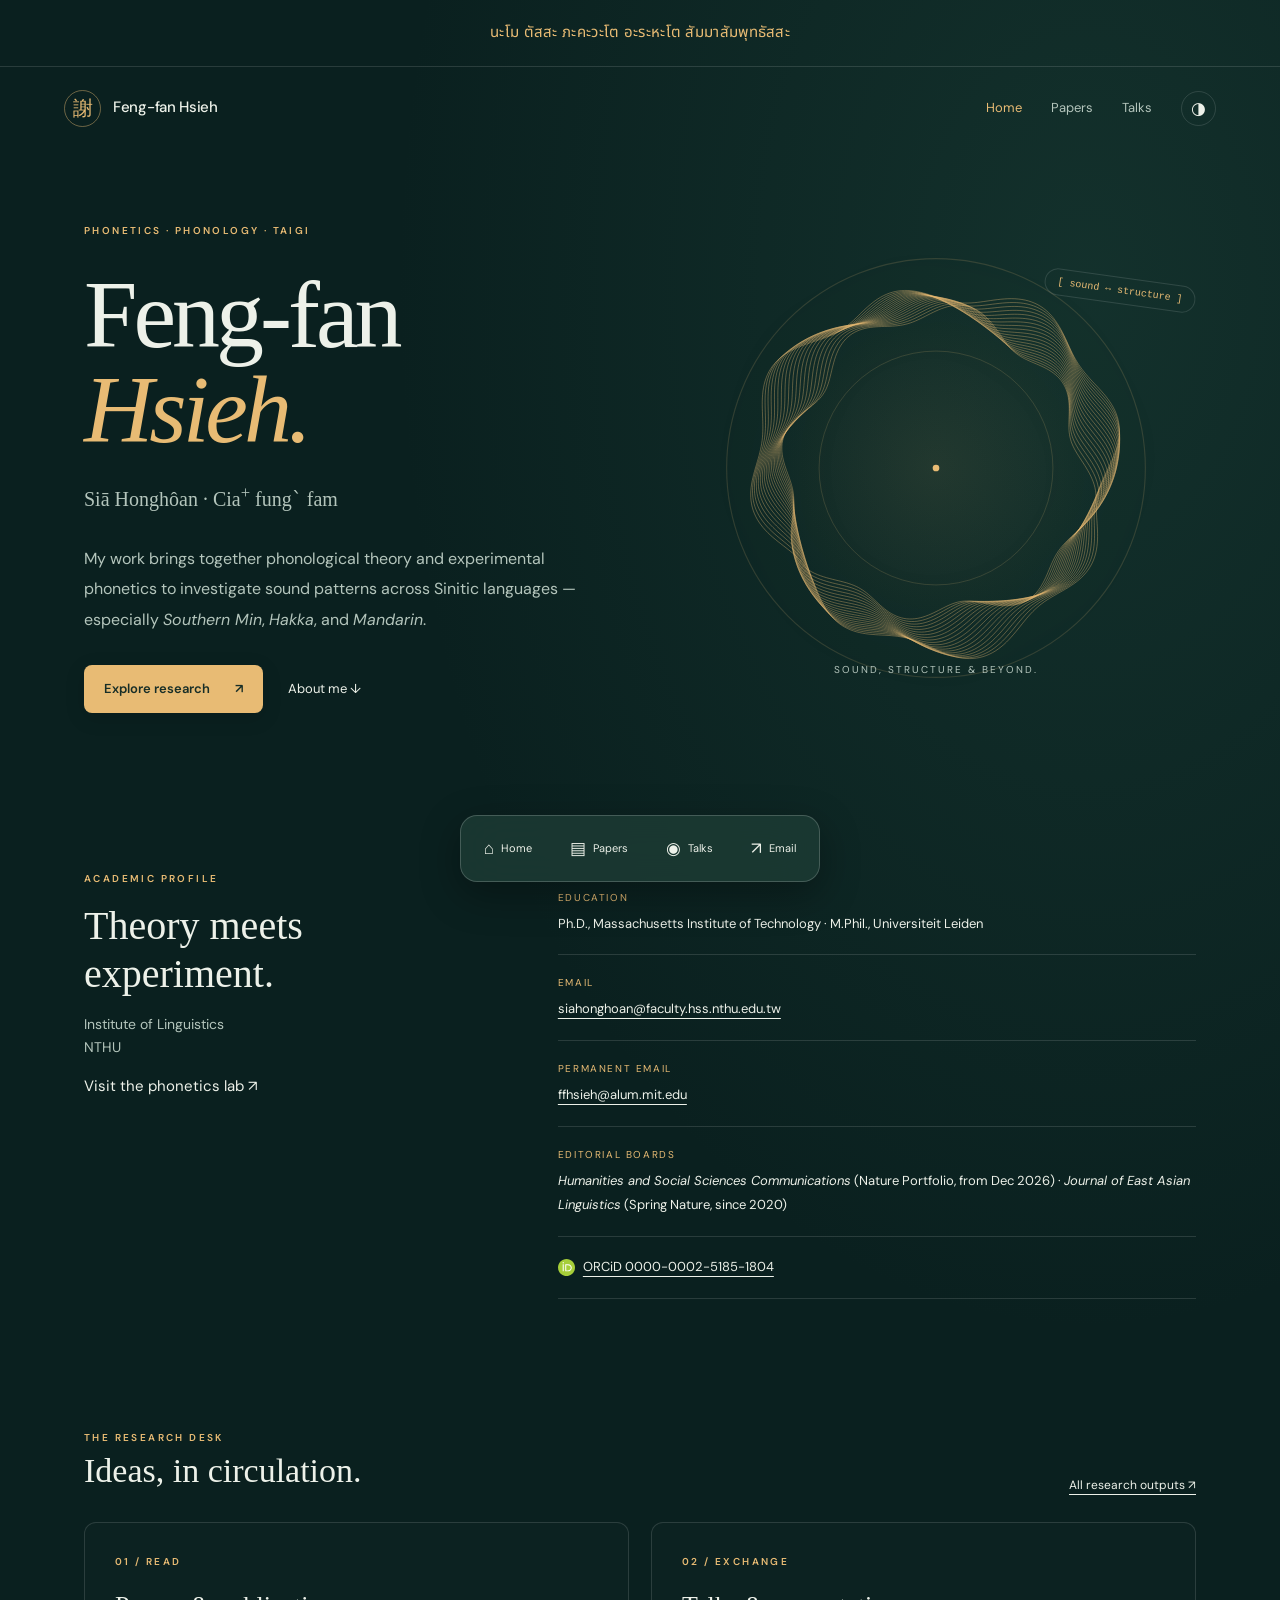
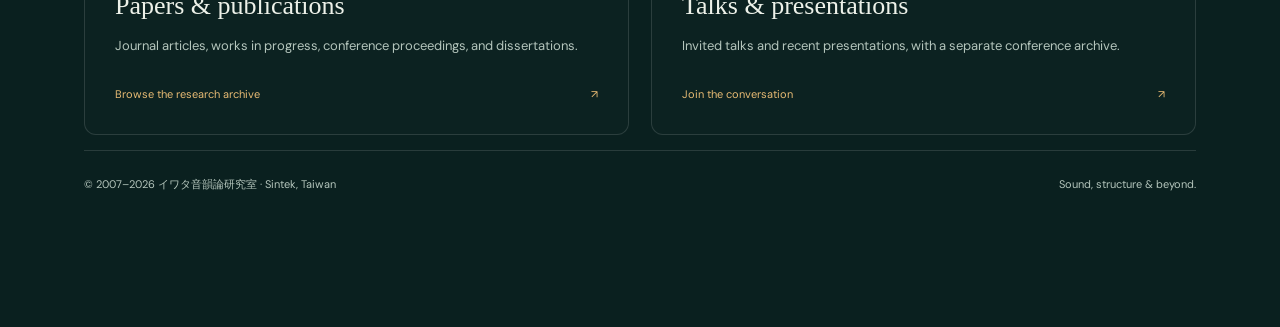
<file: index.html>
<!doctype html><html lang="en"><head><meta charset="utf-8"><meta name="viewport" content="width=device-width,initial-scale=1"><title>Feng-fan Hsieh — Sound, structure & beyond</title><meta name="description" content="Feng-fan Hsieh — phonological theory and experimental phonetics, Institute of Linguistics, NTHU."><link rel="stylesheet" href="style.css"></head><body><a class="skip" href="#main">Skip to content</a><div class="prayer" lang="th">นะโม ตัสสะ ภะคะวะโต อะระหะโต สัมมาสัมพุทธัสสะ</div><header class="site-header"><a class="brand" href="index.html"><span class="seal">謝</span>Feng-fan Hsieh</a><nav aria-label="Main navigation"><a href="index.html" aria-current="page">Home</a><a href="publications.html">Papers</a><a href="talks.html">Talks</a><button class="theme" aria-label="Switch to light appearance">◑</button></nav></header><main id="main" class="container"><section class="hero"><div><div class="eyebrow">Phonetics · Phonology · Taigi</div><h1>Feng-fan<br><em>Hsieh.</em></h1><div class="romanization">Siā Honghôan · Cia<sup>+</sup> fungˋ fam</div><p class="intro">My work brings together phonological theory and experimental phonetics to investigate sound patterns across Sinitic languages — especially <em>Southern Min</em>, <em>Hakka</em>, and <em>Mandarin</em>.</p><div class="actions"><a class="button" href="publications.html">Explore research <span>↗</span></a><a class="quiet-link" href="#profile">About me ↓</a></div></div><div class="orb-stage"><span class="orbit-tag">[ sound ↔ structure ]</span><svg class="orb" viewBox="0 0 440 440" fill="none" style="color:var(--accent)" aria-hidden="true"><circle cx="220" cy="220" r="188" stroke="currentColor" opacity=".16"/><path d="M355.00,220.00 L356.41,222.38 L357.75,224.81 L359.00,227.28 L360.14,229.80 L361.16,232.35 L362.02,234.93 L362.71,237.52 L363.22,240.13 L363.54,242.73 L363.66,245.33 L363.58,247.91 L363.28,250.46 L362.78,252.96 L362.08,255.43 L361.19,257.83 L360.12,260.18 L358.87,262.46 L357.48,264.67 L355.95,266.81 L354.31,268.89 L352.58,270.89 L350.77,272.83 L348.91,274.72 L347.02,276.55 L345.12,278.35 L343.24,280.11 L341.38,281.84 L339.56,283.57 L337.80,285.30 L336.11,287.04 L334.50,288.80 L332.96,290.59 L331.52,292.42 L330.16,294.30 L328.88,296.24 L327.68,298.23 L326.55,300.29 L325.47,302.41 L324.45,304.58 L323.46,306.81 L322.48,309.09 L321.51,311.40 L320.53,313.75 L319.52,316.10 L318.46,318.46 L317.34,320.80 L316.15,323.11 L314.87,325.36 L313.49,327.55 L312.01,329.65 L310.41,331.65 L308.70,333.53 L306.87,335.28 L304.91,336.87 L302.84,338.31 L300.66,339.58 L298.37,340.68 L295.98,341.60 L293.51,342.34 L290.96,342.91 L288.35,343.31 L285.69,343.55 L283.00,343.64 L280.28,343.59 L277.55,343.42 L274.83,343.15 L272.13,342.80 L269.45,342.39 L266.81,341.94 L264.21,341.47 L261.67,341.00 L259.17,340.57 L256.74,340.18 L254.37,339.85 L252.05,339.61 L249.79,339.47 L247.57,339.43 L245.40,339.52 L243.27,339.73 L241.17,340.07 L239.09,340.54 L237.02,341.14 L234.96,341.85 L232.89,342.67 L230.81,343.59 L228.71,344.59 L226.58,345.65 L224.43,346.75 L222.23,347.88 L220.00,349.00 L217.73,350.10 L215.42,351.16 L213.07,352.15 L210.70,353.05 L208.29,353.84 L205.86,354.50 L203.42,355.02 L200.97,355.38 L198.53,355.57 L196.09,355.59 L193.68,355.43 L191.29,355.08 L188.93,354.56 L186.62,353.86 L184.36,352.99 L182.16,351.97 L180.01,350.80 L177.92,349.51 L175.89,348.11 L173.92,346.61 L172.00,345.04 L170.13,343.42 L168.31,341.78 L166.52,340.12 L164.76,338.46 L163.01,336.84 L161.27,335.26 L159.52,333.74 L157.76,332.29 L155.96,330.91 L154.13,329.63 L152.24,328.44 L150.30,327.34 L148.28,326.33 L146.20,325.40 L144.03,324.56 L141.79,323.79 L139.47,323.08 L137.07,322.41 L134.60,321.77 L132.07,321.15 L129.48,320.53 L126.86,319.88 L124.21,319.20 L121.54,318.46 L118.88,317.65 L116.24,316.75 L113.65,315.76 L111.12,314.65 L108.66,313.42 L106.31,312.06 L104.07,310.57 L101.97,308.94 L100.01,307.18 L98.21,305.28 L96.59,303.24 L95.14,301.09 L93.87,298.81 L92.79,296.44 L91.89,293.96 L91.17,291.41 L90.63,288.79 L90.24,286.11 L90.01,283.40 L89.92,280.66 L89.94,277.91 L90.06,275.16 L90.27,272.42 L90.53,269.70 L90.83,267.01 L91.15,264.37 L91.46,261.76 L91.75,259.21 L92.00,256.70 L92.19,254.25 L92.31,251.84 L92.34,249.47 L92.28,247.15 L92.12,244.86 L91.86,242.60 L91.49,240.35 L91.02,238.13 L90.45,235.91 L89.81,233.68 L89.09,231.45 L88.31,229.21 L87.50,226.94 L86.66,224.66 L85.82,222.34 L85.00,220.00 L84.22,217.63 L83.51,215.23 L82.87,212.81 L82.34,210.37 L81.94,207.92 L81.67,205.46 L81.56,203.00 L81.61,200.55 L81.84,198.12 L82.25,195.71 L82.84,193.34 L83.62,191.01 L84.58,188.73 L85.71,186.52 L87.01,184.36 L88.46,182.28 L90.04,180.27 L91.75,178.33 L93.56,176.46 L95.45,174.67 L97.40,172.94 L99.39,171.27 L101.40,169.66 L103.40,168.09 L105.38,166.55 L107.31,165.04 L109.18,163.54 L110.98,162.03 L112.68,160.51 L114.28,158.96 L115.78,157.38 L117.16,155.74 L118.42,154.03 L119.57,152.26 L120.62,150.41 L121.55,148.48 L122.40,146.45 L123.16,144.34 L123.86,142.15 L124.50,139.87 L125.11,137.51 L125.70,135.09 L126.29,132.61 L126.90,130.09 L127.54,127.54 L128.24,124.98 L129.00,122.42 L129.85,119.88 L130.79,117.38 L131.85,114.94 L133.01,112.58 L134.30,110.32 L135.72,108.16 L137.27,106.13 L138.94,104.23 L140.74,102.49 L142.65,100.89 L144.68,99.46 L146.81,98.19 L149.04,97.09 L151.34,96.14 L153.72,95.34 L156.15,94.69 L158.63,94.17 L161.13,93.76 L163.66,93.46 L166.19,93.24 L168.72,93.08 L171.24,92.98 L173.74,92.89 L176.21,92.82 L178.65,92.73 L181.05,92.60 L183.42,92.43 L185.75,92.19 L188.06,91.88 L190.33,91.48 L192.58,90.98 L194.81,90.39 L197.02,89.69 L199.24,88.90 L201.45,88.01 L203.67,87.03 L205.91,85.98 L208.18,84.86 L210.47,83.70 L212.79,82.52 L215.16,81.32 L217.56,80.14 L220.00,79.00 L222.48,77.92 L225.00,76.91 L227.55,76.02 L230.12,75.25 L232.72,74.62 L235.33,74.15 L237.94,73.86 L240.55,73.77 L243.15,73.87 L245.71,74.17 L248.24,74.69 L250.73,75.42 L253.16,76.35 L255.53,77.49 L257.83,78.81 L260.06,80.31 L262.20,81.97 L264.26,83.78 L266.24,85.71 L268.13,87.75 L269.95,89.87 L271.70,92.05 L273.37,94.27 L274.99,96.50 L276.55,98.72 L278.08,100.92 L279.58,103.07 L281.06,105.16 L282.55,107.17 L284.04,109.09 L285.55,110.91 L287.09,112.63 L288.68,114.24 L290.32,115.74 L292.02,117.14 L293.79,118.44 L295.62,119.64 L297.53,120.77 L299.50,121.82 L301.54,122.82 L303.64,123.78 L305.80,124.71 L307.99,125.64 L310.22,126.58 L312.46,127.54 L314.70,128.55 L316.94,129.61 L319.14,130.74 L321.29,131.95 L323.37,133.26 L325.38,134.66 L327.29,136.18 L329.08,137.80 L330.76,139.53 L332.29,141.37 L333.68,143.32 L334.92,145.37 L336.01,147.51 L336.94,149.74 L337.72,152.04 L338.35,154.40 L338.84,156.81 L339.20,159.27 L339.44,161.75 L339.58,164.24 L339.64,166.74 L339.63,169.22 L339.57,171.69 L339.49,174.13 L339.40,176.54 L339.34,178.91 L339.30,181.24 L339.33,183.52 L339.42,185.76 L339.61,187.95 L339.90,190.11 L340.30,192.23 L340.82,194.32 L341.46,196.39 L342.24,198.45 L343.13,200.50 L344.15,202.55 L345.28,204.62 L346.50,206.70 L347.82,208.82 L349.20,210.97 L350.63,213.15 L352.09,215.39 L353.55,217.67 L355.00,220.00 Z" stroke="currentColor" stroke-width=".55" opacity=".6"/><path d="M358.97,220.00 L360.34,222.45 L361.61,224.95 L362.76,227.48 L363.77,230.05 L364.63,232.65 L365.31,235.27 L365.80,237.90 L366.10,240.53 L366.19,243.15 L366.07,245.76 L365.74,248.33 L365.20,250.86 L364.47,253.35 L363.54,255.79 L362.43,258.16 L361.15,260.47 L359.72,262.72 L358.17,264.89 L356.50,267.00 L354.74,269.04 L352.91,271.02 L351.04,272.94 L349.14,274.82 L347.23,276.65 L345.34,278.45 L343.49,280.23 L341.68,282.00 L339.93,283.77 L338.25,285.55 L336.65,287.35 L335.14,289.18 L333.71,291.06 L332.38,292.98 L331.12,294.95 L329.95,296.98 L328.84,299.08 L327.79,301.22 L326.79,303.43 L325.81,305.69 L324.86,307.99 L323.91,310.32 L322.94,312.68 L321.93,315.05 L320.88,317.42 L319.77,319.77 L318.58,322.08 L317.30,324.34 L315.92,326.53 L314.43,328.63 L312.83,330.63 L311.10,332.50 L309.26,334.24 L307.29,335.84 L305.21,337.28 L303.01,338.55 L300.70,339.65 L298.30,340.58 L295.82,341.33 L293.25,341.91 L290.63,342.33 L287.96,342.60 L285.25,342.72 L282.52,342.71 L279.79,342.59 L277.06,342.37 L274.35,342.08 L271.67,341.74 L269.03,341.36 L266.44,340.97 L263.89,340.60 L261.41,340.26 L258.98,339.97 L256.61,339.75 L254.30,339.62 L252.05,339.60 L249.84,339.68 L247.68,339.89 L245.56,340.23 L243.46,340.69 L241.39,341.29 L239.32,342.01 L237.26,342.84 L235.20,343.78 L233.12,344.81 L231.02,345.92 L228.89,347.08 L226.72,348.29 L224.52,349.51 L222.28,350.72 L220.00,351.90 L217.68,353.03 L215.32,354.09 L212.92,355.05 L210.50,355.90 L208.05,356.61 L205.58,357.18 L203.11,357.58 L200.63,357.81 L198.16,357.86 L195.71,357.73 L193.29,357.41 L190.90,356.91 L188.55,356.24 L186.24,355.39 L183.99,354.39 L181.79,353.25 L179.65,351.98 L177.56,350.60 L175.53,349.14 L173.56,347.60 L171.63,346.01 L169.74,344.40 L167.89,342.77 L166.05,341.16 L164.24,339.58 L162.43,338.04 L160.61,336.56 L158.77,335.16 L156.90,333.83 L155.00,332.59 L153.04,331.44 L151.02,330.39 L148.94,329.42 L146.79,328.54 L144.56,327.74 L142.26,327.00 L139.88,326.32 L137.44,325.68 L134.92,325.06 L132.35,324.46 L129.73,323.85 L127.07,323.21 L124.39,322.52 L121.71,321.78 L119.04,320.96 L116.39,320.05 L113.80,319.04 L111.26,317.91 L108.82,316.65 L106.48,315.26 L104.25,313.73 L102.17,312.06 L100.23,310.25 L98.45,308.31 L96.85,306.23 L95.42,304.03 L94.18,301.71 L93.12,299.28 L92.24,296.76 L91.54,294.17 L91.01,291.50 L90.64,288.78 L90.41,286.03 L90.32,283.25 L90.34,280.46 L90.45,277.68 L90.64,274.91 L90.88,272.17 L91.16,269.46 L91.44,266.79 L91.72,264.17 L91.97,261.60 L92.17,259.08 L92.31,256.62 L92.37,254.20 L92.34,251.83 L92.22,249.50 L91.99,247.21 L91.66,244.95 L91.23,242.71 L90.70,240.48 L90.07,238.26 L89.36,236.04 L88.58,233.81 L87.75,231.57 L86.87,229.31 L85.98,227.02 L85.10,224.71 L84.23,222.37 L83.41,220.00 L82.66,217.60 L81.99,215.18 L81.43,212.74 L80.99,210.28 L80.70,207.81 L80.56,205.34 L80.59,202.88 L80.80,200.44 L81.18,198.01 L81.76,195.62 L82.51,193.27 L83.44,190.97 L84.55,188.73 L85.82,186.54 L87.23,184.43 L88.79,182.37 L90.45,180.39 L92.22,178.48 L94.06,176.63 L95.95,174.85 L97.88,173.12 L99.82,171.45 L101.76,169.81 L103.66,168.20 L105.51,166.61 L107.30,165.03 L109.01,163.45 L110.62,161.84 L112.13,160.21 L113.53,158.53 L114.82,156.80 L115.99,155.01 L117.05,153.14 L118.00,151.20 L118.85,149.18 L119.61,147.07 L120.30,144.87 L120.92,142.59 L121.49,140.23 L122.03,137.79 L122.56,135.30 L123.09,132.75 L123.65,130.16 L124.26,127.54 L124.92,124.92 L125.66,122.30 L126.48,119.72 L127.41,117.17 L128.46,114.69 L129.63,112.30 L130.92,110.00 L132.35,107.81 L133.91,105.75 L135.60,103.83 L137.42,102.06 L139.36,100.45 L141.42,98.99 L143.58,97.70 L145.84,96.57 L148.18,95.60 L150.59,94.78 L153.06,94.10 L155.57,93.55 L158.12,93.12 L160.68,92.78 L163.25,92.53 L165.81,92.33 L168.36,92.18 L170.89,92.06 L173.39,91.93 L175.86,91.79 L178.29,91.62 L180.68,91.40 L183.04,91.11 L185.37,90.74 L187.66,90.29 L189.93,89.74 L192.18,89.09 L194.41,88.35 L196.64,87.51 L198.87,86.58 L201.11,85.56 L203.36,84.48 L205.64,83.33 L207.94,82.15 L210.28,80.95 L212.65,79.74 L215.06,78.56 L217.51,77.41 L220.00,76.34 L222.52,75.35 L225.08,74.47 L227.67,73.72 L230.27,73.12 L232.89,72.68 L235.51,72.43 L238.13,72.37 L240.73,72.51 L243.31,72.86 L245.85,73.41 L248.34,74.18 L250.79,75.15 L253.17,76.32 L255.49,77.67 L257.73,79.20 L259.89,80.89 L261.97,82.71 L263.98,84.66 L265.90,86.70 L267.75,88.82 L269.52,90.99 L271.24,93.19 L272.89,95.39 L274.50,97.59 L276.07,99.75 L277.62,101.86 L279.16,103.90 L280.69,105.85 L282.24,107.71 L283.81,109.47 L285.42,111.12 L287.07,112.67 L288.77,114.10 L290.54,115.42 L292.37,116.64 L294.27,117.78 L296.24,118.83 L298.28,119.81 L300.38,120.74 L302.54,121.63 L304.76,122.50 L307.01,123.36 L309.29,124.24 L311.59,125.15 L313.89,126.11 L316.17,127.13 L318.42,128.22 L320.62,129.40 L322.76,130.67 L324.81,132.06 L326.76,133.55 L328.60,135.15 L330.32,136.87 L331.90,138.70 L333.34,140.64 L334.63,142.68 L335.76,144.82 L336.75,147.05 L337.58,149.35 L338.27,151.72 L338.83,154.13 L339.25,156.59 L339.57,159.08 L339.79,161.58 L339.93,164.08 L340.00,166.57 L340.04,169.05 L340.06,171.49 L340.07,173.91 L340.11,176.28 L340.18,178.62 L340.32,180.91 L340.53,183.15 L340.82,185.35 L341.23,187.52 L341.74,189.65 L342.37,191.75 L343.13,193.83 L344.01,195.89 L345.01,197.96 L346.13,200.02 L347.35,202.10 L348.66,204.20 L350.06,206.33 L351.52,208.49 L353.01,210.70 L354.53,212.95 L356.05,215.25 L357.53,217.60 L358.97,220.00 Z" stroke="currentColor" stroke-width=".55" opacity=".6"/><path d="M362.85,220.00 L364.13,222.52 L365.29,225.07 L366.29,227.67 L367.13,230.29 L367.79,232.93 L368.26,235.58 L368.53,238.24 L368.59,240.88 L368.43,243.51 L368.07,246.11 L367.49,248.67 L366.71,251.18 L365.74,253.65 L364.59,256.05 L363.28,258.39 L361.82,260.67 L360.23,262.87 L358.54,265.01 L356.75,267.09 L354.91,269.10 L353.02,271.06 L351.11,272.97 L349.20,274.84 L347.32,276.68 L345.46,278.50 L343.66,280.31 L341.93,282.13 L340.27,283.95 L338.69,285.79 L337.20,287.67 L335.80,289.58 L334.49,291.54 L333.26,293.55 L332.12,295.62 L331.04,297.75 L330.01,299.93 L329.04,302.16 L328.09,304.45 L327.16,306.77 L326.22,309.13 L325.27,311.51 L324.28,313.90 L323.24,316.28 L322.14,318.64 L320.96,320.96 L319.68,323.22 L318.30,325.41 L316.81,327.52 L315.20,329.51 L313.47,331.39 L311.61,333.13 L309.64,334.73 L307.54,336.17 L305.33,337.45 L303.02,338.56 L300.60,339.50 L298.11,340.27 L295.53,340.88 L292.90,341.33 L290.22,341.62 L287.51,341.78 L284.77,341.82 L282.04,341.75 L279.31,341.60 L276.60,341.38 L273.92,341.11 L271.28,340.82 L268.69,340.52 L266.16,340.24 L263.68,340.00 L261.26,339.82 L258.90,339.72 L256.60,339.71 L254.35,339.80 L252.16,340.01 L250.01,340.35 L247.89,340.81 L245.80,341.40 L243.74,342.12 L241.68,342.96 L239.63,343.92 L237.56,344.98 L235.49,346.12 L233.38,347.34 L231.25,348.61 L229.08,349.91 L226.88,351.23 L224.63,352.52 L222.34,353.79 L220.00,354.99 L217.62,356.12 L215.21,357.14 L212.77,358.04 L210.29,358.80 L207.80,359.41 L205.30,359.85 L202.80,360.11 L200.30,360.19 L197.81,360.08 L195.35,359.79 L192.92,359.31 L190.53,358.66 L188.18,357.83 L185.88,356.85 L183.63,355.73 L181.44,354.48 L179.30,353.13 L177.21,351.69 L175.18,350.18 L173.19,348.62 L171.24,347.04 L169.32,345.45 L167.42,343.87 L165.54,342.32 L163.66,340.83 L161.77,339.39 L159.86,338.02 L157.93,336.74 L155.95,335.55 L153.93,334.44 L151.85,333.42 L149.70,332.50 L147.49,331.65 L145.21,330.88 L142.85,330.18 L140.43,329.52 L137.93,328.91 L135.38,328.31 L132.77,327.72 L130.12,327.12 L127.44,326.48 L124.74,325.80 L122.04,325.05 L119.36,324.22 L116.71,323.29 L114.11,322.26 L111.59,321.10 L109.15,319.81 L106.82,318.39 L104.61,316.82 L102.55,315.11 L100.63,313.26 L98.88,311.27 L97.30,309.15 L95.89,306.90 L94.67,304.53 L93.63,302.06 L92.77,299.50 L92.09,296.86 L91.57,294.15 L91.20,291.39 L90.98,288.60 L90.88,285.79 L90.89,282.97 L90.99,280.16 L91.16,277.36 L91.38,274.60 L91.62,271.87 L91.87,269.19 L92.10,266.55 L92.30,263.97 L92.45,261.44 L92.53,258.97 L92.53,256.55 L92.44,254.18 L92.25,251.85 L91.95,249.56 L91.55,247.30 L91.05,245.07 L90.44,242.84 L89.75,240.63 L88.97,238.42 L88.12,236.19 L87.22,233.96 L86.29,231.70 L85.34,229.42 L84.40,227.11 L83.48,224.77 L82.62,222.40 L81.82,220.00 L81.11,217.58 L80.51,215.13 L80.04,212.67 L79.72,210.19 L79.55,207.71 L79.55,205.24 L79.73,202.78 L80.09,200.34 L80.64,197.93 L81.36,195.55 L82.27,193.23 L83.34,190.95 L84.57,188.73 L85.95,186.58 L87.46,184.49 L89.08,182.46 L90.80,180.50 L92.58,178.60 L94.42,176.76 L96.28,174.97 L98.15,173.23 L100.01,171.52 L101.84,169.84 L103.61,168.18 L105.31,166.52 L106.93,164.85 L108.45,163.16 L109.87,161.44 L111.18,159.68 L112.37,157.86 L113.45,155.98 L114.42,154.02 L115.28,151.99 L116.04,149.88 L116.72,147.68 L117.32,145.40 L117.87,143.04 L118.37,140.60 L118.85,138.09 L119.32,135.52 L119.80,132.90 L120.32,130.25 L120.89,127.57 L121.52,124.90 L122.23,122.23 L123.05,119.60 L123.97,117.02 L125.01,114.50 L126.18,112.07 L127.48,109.74 L128.92,107.53 L130.50,105.45 L132.22,103.51 L134.06,101.72 L136.03,100.08 L138.12,98.61 L140.32,97.31 L142.62,96.16 L144.99,95.17 L147.44,94.33 L149.95,93.63 L152.50,93.05 L155.08,92.59 L157.68,92.23 L160.28,91.94 L162.88,91.71 L165.46,91.52 L168.02,91.35 L170.55,91.19 L173.05,91.00 L175.51,90.78 L177.92,90.51 L180.31,90.17 L182.65,89.75 L184.96,89.25 L187.25,88.65 L189.51,87.95 L191.76,87.16 L194.01,86.28 L196.25,85.31 L198.50,84.26 L200.77,83.14 L203.05,81.97 L205.37,80.77 L207.71,79.55 L210.09,78.33 L212.51,77.14 L214.97,76.00 L217.47,74.93 L220.00,73.96 L222.56,73.09 L225.16,72.37 L227.77,71.79 L230.39,71.39 L233.02,71.16 L235.65,71.14 L238.26,71.31 L240.84,71.69 L243.40,72.29 L245.90,73.09 L248.36,74.09 L250.76,75.28 L253.09,76.66 L255.35,78.21 L257.54,79.91 L259.64,81.75 L261.67,83.69 L263.63,85.73 L265.51,87.84 L267.32,89.99 L269.07,92.17 L270.77,94.34 L272.42,96.50 L274.04,98.62 L275.64,100.67 L277.23,102.65 L278.83,104.55 L280.43,106.34 L282.07,108.03 L283.74,109.61 L285.45,111.07 L287.22,112.42 L289.05,113.67 L290.95,114.81 L292.92,115.86 L294.95,116.83 L297.06,117.74 L299.23,118.59 L301.45,119.41 L303.73,120.22 L306.04,121.02 L308.39,121.84 L310.74,122.69 L313.09,123.60 L315.43,124.57 L317.73,125.62 L319.98,126.77 L322.16,128.01 L324.26,129.37 L326.26,130.83 L328.15,132.42 L329.91,134.12 L331.54,135.95 L333.03,137.88 L334.37,139.92 L335.56,142.05 L336.60,144.28 L337.49,146.58 L338.24,148.95 L338.86,151.38 L339.36,153.84 L339.75,156.33 L340.04,158.83 L340.26,161.34 L340.43,163.84 L340.56,166.32 L340.67,168.78 L340.78,171.20 L340.92,173.58 L341.10,175.92 L341.34,178.22 L341.66,180.47 L342.07,182.68 L342.58,184.85 L343.21,186.99 L343.95,189.10 L344.81,191.19 L345.79,193.26 L346.89,195.33 L348.10,197.41 L349.41,199.50 L350.81,201.62 L352.28,203.76 L353.80,205.94 L355.36,208.16 L356.92,210.43 L358.48,212.74 L360.01,215.11 L361.47,217.53 L362.85,220.00 Z" stroke="currentColor" stroke-width=".55" opacity=".6"/><path d="M366.55,220.00 L367.70,222.58 L368.69,225.19 L369.51,227.84 L370.15,230.50 L370.59,233.17 L370.82,235.85 L370.84,238.52 L370.65,241.17 L370.24,243.80 L369.62,246.38 L368.80,248.92 L367.79,251.41 L366.61,253.85 L365.26,256.22 L363.76,258.52 L362.14,260.76 L360.42,262.93 L358.62,265.04 L356.76,267.09 L354.86,269.08 L352.95,271.03 L351.04,272.94 L349.15,274.82 L347.31,276.68 L345.52,278.53 L343.80,280.38 L342.17,282.25 L340.61,284.13 L339.15,286.05 L337.78,288.00 L336.50,290.00 L335.31,292.05 L334.19,294.16 L333.14,296.32 L332.15,298.53 L331.21,300.80 L330.29,303.11 L329.38,305.46 L328.47,307.84 L327.54,310.24 L326.57,312.64 L325.55,315.04 L324.46,317.41 L323.28,319.74 L322.01,322.01 L320.64,324.21 L319.15,326.32 L317.54,328.33 L315.80,330.21 L313.95,331.96 L311.96,333.57 L309.86,335.02 L307.64,336.31 L305.32,337.43 L302.90,338.39 L300.39,339.19 L297.81,339.82 L295.17,340.31 L292.49,340.64 L289.77,340.85 L287.04,340.94 L284.30,340.94 L281.58,340.85 L278.87,340.70 L276.20,340.52 L273.57,340.31 L270.99,340.11 L268.46,339.94 L265.99,339.81 L263.58,339.74 L261.24,339.76 L258.95,339.87 L256.71,340.09 L254.53,340.43 L252.39,340.89 L250.29,341.48 L248.21,342.20 L246.15,343.05 L244.11,344.02 L242.06,345.09 L240.00,346.27 L237.92,347.53 L235.82,348.86 L233.69,350.23 L231.52,351.63 L229.30,353.03 L227.04,354.41 L224.74,355.75 L222.39,357.02 L220.00,358.21 L217.57,359.29 L215.10,360.24 L212.61,361.04 L210.09,361.69 L207.56,362.16 L205.03,362.45 L202.50,362.56 L199.98,362.47 L197.48,362.20 L195.01,361.74 L192.57,361.10 L190.18,360.29 L187.83,359.33 L185.54,358.23 L183.29,357.00 L181.10,355.66 L178.96,354.24 L176.87,352.75 L174.82,351.22 L172.80,349.67 L170.82,348.11 L168.86,346.57 L166.92,345.06 L164.97,343.60 L163.02,342.20 L161.05,340.87 L159.05,339.63 L157.01,338.47 L154.92,337.40 L152.78,336.43 L150.58,335.54 L148.31,334.73 L145.97,333.99 L143.57,333.31 L141.10,332.68 L138.56,332.09 L135.97,331.51 L133.33,330.93 L130.66,330.33 L127.95,329.70 L125.24,329.01 L122.53,328.25 L119.84,327.41 L117.19,326.46 L114.60,325.40 L112.08,324.22 L109.66,322.90 L107.34,321.44 L105.15,319.83 L103.11,318.09 L101.21,316.19 L99.48,314.16 L97.92,311.99 L96.54,309.70 L95.34,307.29 L94.32,304.77 L93.47,302.17 L92.80,299.48 L92.29,296.74 L91.93,293.94 L91.70,291.12 L91.59,288.27 L91.59,285.43 L91.67,282.59 L91.81,279.77 L92.00,276.99 L92.20,274.25 L92.41,271.55 L92.59,268.91 L92.73,266.32 L92.82,263.79 L92.84,261.32 L92.77,258.90 L92.61,256.53 L92.35,254.20 L91.98,251.92 L91.50,249.67 L90.92,247.44 L90.24,245.22 L89.46,243.02 L88.61,240.81 L87.70,238.59 L86.73,236.36 L85.73,234.11 L84.72,231.84 L83.72,229.53 L82.74,227.19 L81.82,224.83 L80.98,222.43 L80.22,220.00 L79.59,217.55 L79.08,215.08 L78.72,212.60 L78.51,210.11 L78.48,207.62 L78.63,205.14 L78.96,202.68 L79.47,200.25 L80.16,197.85 L81.03,195.50 L82.07,193.19 L83.26,190.94 L84.60,188.74 L86.06,186.61 L87.63,184.53 L89.29,182.52 L91.02,180.57 L92.79,178.67 L94.59,176.82 L96.38,175.01 L98.16,173.23 L99.91,171.48 L101.59,169.74 L103.21,168.00 L104.74,166.25 L106.17,164.48 L107.49,162.68 L108.71,160.83 L109.81,158.92 L110.80,156.95 L111.67,154.91 L112.45,152.79 L113.12,150.59 L113.72,148.31 L114.25,145.95 L114.72,143.51 L115.16,141.00 L115.58,138.42 L116.00,135.78 L116.43,133.10 L116.91,130.39 L117.44,127.66 L118.05,124.93 L118.75,122.22 L119.55,119.55 L120.47,116.93 L121.51,114.38 L122.69,111.93 L124.01,109.57 L125.47,107.34 L127.07,105.24 L128.81,103.28 L130.69,101.48 L132.69,99.83 L134.82,98.35 L137.05,97.02 L139.38,95.86 L141.80,94.86 L144.29,94.00 L146.84,93.28 L149.43,92.68 L152.05,92.20 L154.68,91.81 L157.32,91.49 L159.95,91.23 L162.57,91.00 L165.16,90.80 L167.71,90.59 L170.23,90.36 L172.72,90.09 L175.16,89.77 L177.56,89.38 L179.92,88.92 L182.25,88.36 L184.56,87.72 L186.83,86.98 L189.10,86.14 L191.35,85.22 L193.60,84.21 L195.86,83.12 L198.14,81.97 L200.43,80.78 L202.76,79.56 L205.11,78.32 L207.50,77.10 L209.92,75.90 L212.39,74.76 L214.89,73.70 L217.43,72.73 L220.00,71.88 L222.60,71.18 L225.22,70.63 L227.85,70.25 L230.49,70.05 L233.12,70.05 L235.74,70.26 L238.33,70.67 L240.90,71.30 L243.42,72.12 L245.89,73.15 L248.31,74.37 L250.66,75.76 L252.94,77.32 L255.15,79.03 L257.28,80.87 L259.34,82.81 L261.32,84.83 L263.24,86.92 L265.09,89.05 L266.88,91.19 L268.62,93.33 L270.33,95.44 L272.00,97.50 L273.65,99.50 L275.30,101.41 L276.95,103.24 L278.62,104.96 L280.31,106.56 L282.05,108.06 L283.83,109.44 L285.67,110.71 L287.57,111.87 L289.54,112.92 L291.57,113.89 L293.68,114.78 L295.85,115.60 L298.08,116.38 L300.38,117.12 L302.72,117.85 L305.09,118.59 L307.49,119.35 L309.91,120.15 L312.32,121.00 L314.71,121.93 L317.06,122.94 L319.36,124.05 L321.60,125.26 L323.74,126.59 L325.79,128.04 L327.73,129.61 L329.54,131.30 L331.22,133.11 L332.75,135.03 L334.14,137.07 L335.39,139.21 L336.48,141.43 L337.43,143.74 L338.25,146.11 L338.93,148.54 L339.50,151.01 L339.96,153.51 L340.33,156.02 L340.64,158.53 L340.89,161.04 L341.11,163.53 L341.31,165.99 L341.52,168.42 L341.76,170.81 L342.04,173.15 L342.39,175.45 L342.81,177.71 L343.33,179.93 L343.95,182.11 L344.67,184.25 L345.52,186.37 L346.48,188.47 L347.56,190.55 L348.75,192.63 L350.05,194.72 L351.44,196.82 L352.91,198.95 L354.45,201.10 L356.03,203.30 L357.64,205.53 L359.25,207.82 L360.84,210.15 L362.39,212.54 L363.88,214.98 L365.27,217.46 L366.55,220.00 Z" stroke="currentColor" stroke-width=".55" opacity=".6"/><path d="M369.98,220.00 L370.95,222.63 L371.75,225.30 L372.36,227.98 L372.77,230.68 L372.96,233.38 L372.94,236.07 L372.71,238.75 L372.25,241.40 L371.59,244.01 L370.73,246.58 L369.68,249.09 L368.45,251.55 L367.07,253.95 L365.54,256.29 L363.89,258.56 L362.15,260.76 L360.33,262.90 L358.45,264.99 L356.55,267.02 L354.63,269.00 L352.73,270.95 L350.85,272.87 L349.02,274.77 L347.25,276.66 L345.56,278.55 L343.95,280.45 L342.42,282.38 L340.99,284.33 L339.66,286.33 L338.42,288.37 L337.26,290.46 L336.18,292.60 L335.17,294.79 L334.21,297.04 L333.30,299.34 L332.42,301.68 L331.54,304.05 L330.66,306.46 L329.76,308.88 L328.81,311.30 L327.81,313.72 L326.73,316.10 L325.57,318.45 L324.31,320.73 L322.95,322.95 L321.46,325.07 L319.85,327.08 L318.12,328.97 L316.26,330.74 L314.28,332.36 L312.17,333.82 L309.95,335.13 L307.62,336.28 L305.20,337.27 L302.69,338.09 L300.11,338.76 L297.47,339.29 L294.78,339.67 L292.06,339.94 L289.33,340.09 L286.60,340.15 L283.88,340.14 L281.18,340.07 L278.52,339.98 L275.90,339.87 L273.33,339.77 L270.81,339.70 L268.36,339.69 L265.96,339.74 L263.63,339.88 L261.36,340.11 L259.14,340.46 L256.97,340.93 L254.85,341.52 L252.75,342.24 L250.69,343.09 L248.64,344.07 L246.60,345.16 L244.56,346.36 L242.51,347.65 L240.44,349.02 L238.33,350.46 L236.20,351.93 L234.02,353.42 L231.80,354.91 L229.54,356.37 L227.22,357.78 L224.86,359.12 L222.45,360.37 L220.00,361.49 L217.51,362.49 L214.99,363.33 L212.45,364.01 L209.89,364.51 L207.33,364.83 L204.76,364.96 L202.21,364.89 L199.67,364.63 L197.16,364.18 L194.69,363.56 L192.25,362.76 L189.86,361.81 L187.51,360.72 L185.22,359.50 L182.97,358.18 L180.78,356.78 L178.63,355.31 L176.52,353.81 L174.45,352.28 L172.41,350.75 L170.39,349.23 L168.38,347.76 L166.38,346.33 L164.36,344.97 L162.33,343.68 L160.27,342.47 L158.17,341.35 L156.02,340.32 L153.83,339.38 L151.57,338.52 L149.25,337.74 L146.87,337.04 L144.42,336.38 L141.91,335.78 L139.34,335.20 L136.71,334.63 L134.05,334.06 L131.35,333.47 L128.63,332.84 L125.90,332.14 L123.18,331.37 L120.49,330.51 L117.84,329.55 L115.26,328.46 L112.75,327.25 L110.34,325.90 L108.04,324.40 L105.87,322.76 L103.84,320.97 L101.97,319.04 L100.26,316.96 L98.72,314.75 L97.36,312.42 L96.18,309.96 L95.17,307.41 L94.34,304.76 L93.67,302.04 L93.16,299.26 L92.80,296.43 L92.56,293.58 L92.44,290.71 L92.42,287.83 L92.48,284.98 L92.59,282.14 L92.73,279.35 L92.89,276.59 L93.05,273.89 L93.17,271.24 L93.26,268.65 L93.28,266.12 L93.22,263.65 L93.08,261.24 L92.84,258.88 L92.50,256.56 L92.05,254.28 L91.49,252.04 L90.82,249.82 L90.06,247.62 L89.21,245.42 L88.28,243.23 L87.28,241.02 L86.24,238.80 L85.17,236.56 L84.09,234.28 L83.02,231.98 L81.99,229.65 L81.02,227.28 L80.12,224.88 L79.31,222.46 L78.63,220.00 L78.08,217.52 L77.68,215.03 L77.44,212.53 L77.37,210.03 L77.48,207.53 L77.77,205.05 L78.24,202.59 L78.90,200.17 L79.73,197.78 L80.73,195.44 L81.88,193.15 L83.17,190.92 L84.58,188.74 L86.09,186.61 L87.70,184.55 L89.36,182.54 L91.07,180.58 L92.79,178.67 L94.51,176.79 L96.22,174.95 L97.88,173.12 L99.48,171.31 L101.00,169.49 L102.44,167.66 L103.78,165.81 L105.01,163.92 L106.13,161.98 L107.14,159.99 L108.04,157.94 L108.83,155.81 L109.51,153.61 L110.11,151.33 L110.63,148.97 L111.08,146.53 L111.49,144.02 L111.86,141.43 L112.23,138.79 L112.60,136.09 L113.00,133.35 L113.44,130.58 L113.94,127.81 L114.53,125.04 L115.22,122.29 L116.01,119.58 L116.93,116.93 L117.98,114.36 L119.17,111.87 L120.51,109.50 L121.99,107.25 L123.62,105.14 L125.39,103.17 L127.30,101.35 L129.34,99.69 L131.51,98.20 L133.78,96.87 L136.16,95.70 L138.62,94.68 L141.15,93.81 L143.73,93.07 L146.36,92.46 L149.02,91.95 L151.69,91.53 L154.37,91.18 L157.03,90.89 L159.68,90.63 L162.29,90.39 L164.88,90.14 L167.42,89.87 L169.93,89.56 L172.39,89.19 L174.81,88.76 L177.19,88.24 L179.53,87.64 L181.85,86.95 L184.14,86.17 L186.41,85.29 L188.68,84.32 L190.94,83.28 L193.21,82.16 L195.49,80.98 L197.79,79.76 L200.12,78.51 L202.47,77.26 L204.87,76.03 L207.30,74.83 L209.77,73.69 L212.28,72.63 L214.82,71.67 L217.40,70.84 L220.00,70.14 L222.63,69.61 L225.26,69.26 L227.91,69.09 L230.55,69.11 L233.18,69.34 L235.79,69.78 L238.37,70.43 L240.90,71.28 L243.39,72.32 L245.82,73.55 L248.19,74.96 L250.50,76.52 L252.73,78.23 L254.89,80.06 L256.98,81.99 L259.00,83.99 L260.95,86.05 L262.84,88.14 L264.68,90.24 L266.47,92.33 L268.22,94.38 L269.94,96.38 L271.65,98.31 L273.36,100.15 L275.07,101.90 L276.80,103.54 L278.56,105.06 L280.37,106.47 L282.22,107.76 L284.12,108.93 L286.10,110.00 L288.13,110.97 L290.24,111.84 L292.41,112.64 L294.65,113.38 L296.96,114.08 L299.31,114.75 L301.72,115.41 L304.16,116.07 L306.62,116.77 L309.09,117.51 L311.56,118.31 L314.00,119.19 L316.41,120.16 L318.77,121.23 L321.05,122.42 L323.25,123.72 L325.34,125.15 L327.33,126.70 L329.19,128.38 L330.91,130.18 L332.50,132.10 L333.94,134.14 L335.24,136.27 L336.39,138.50 L337.40,140.81 L338.28,143.19 L339.03,145.62 L339.66,148.10 L340.20,150.60 L340.65,153.12 L341.03,155.65 L341.37,158.16 L341.67,160.66 L341.97,163.13 L342.27,165.56 L342.61,167.96 L342.99,170.31 L343.44,172.62 L343.96,174.88 L344.58,177.10 L345.30,179.29 L346.12,181.44 L347.07,183.56 L348.12,185.67 L349.29,187.76 L350.57,189.86 L351.94,191.95 L353.41,194.07 L354.95,196.20 L356.55,198.37 L358.18,200.58 L359.83,202.83 L361.48,205.13 L363.10,207.48 L364.67,209.88 L366.17,212.34 L367.57,214.85 L368.84,217.40 L369.98,220.00 Z" stroke="currentColor" stroke-width=".55" opacity=".6"/><path d="M373.07,220.00 L373.84,222.69 L374.41,225.39 L374.78,228.11 L374.93,230.83 L374.87,233.55 L374.59,236.25 L374.09,238.92 L373.39,241.56 L372.49,244.15 L371.39,246.69 L370.13,249.18 L368.71,251.61 L367.15,253.97 L365.48,256.27 L363.72,258.51 L361.88,260.68 L360.00,262.80 L358.09,264.87 L356.17,266.89 L354.28,268.87 L352.41,270.83 L350.60,272.77 L348.86,274.70 L347.19,276.63 L345.61,278.57 L344.13,280.54 L342.74,282.54 L341.44,284.57 L340.24,286.65 L339.12,288.78 L338.09,290.95 L337.12,293.18 L336.21,295.47 L335.34,297.79 L334.49,300.17 L333.65,302.57 L332.80,305.00 L331.93,307.45 L331.01,309.89 L330.03,312.33 L328.98,314.73 L327.84,317.10 L326.59,319.40 L325.24,321.62 L323.76,323.76 L322.16,325.79 L320.43,327.70 L318.58,329.48 L316.59,331.12 L314.49,332.61 L312.27,333.94 L309.94,335.12 L307.51,336.13 L305.00,337.00 L302.42,337.71 L299.78,338.28 L297.10,338.72 L294.39,339.05 L291.66,339.27 L288.94,339.40 L286.22,339.47 L283.54,339.50 L280.88,339.49 L278.28,339.48 L275.72,339.49 L273.22,339.54 L270.78,339.64 L268.41,339.81 L266.09,340.07 L263.84,340.44 L261.63,340.92 L259.48,341.51 L257.37,342.24 L255.30,343.09 L253.24,344.07 L251.21,345.17 L249.18,346.39 L247.14,347.71 L245.10,349.11 L243.03,350.59 L240.93,352.13 L238.79,353.70 L236.61,355.28 L234.38,356.85 L232.11,358.39 L229.78,359.87 L227.40,361.27 L224.98,362.56 L222.51,363.74 L220.00,364.77 L217.46,365.65 L214.89,366.36 L212.30,366.88 L209.71,367.22 L207.11,367.36 L204.52,367.30 L201.94,367.06 L199.39,366.62 L196.88,366.00 L194.40,365.21 L191.96,364.27 L189.56,363.19 L187.22,361.98 L184.93,360.68 L182.68,359.29 L180.48,357.84 L178.31,356.35 L176.19,354.84 L174.09,353.34 L172.01,351.85 L169.94,350.40 L167.88,349.01 L165.80,347.68 L163.71,346.42 L161.59,345.25 L159.44,344.17 L157.24,343.17 L154.99,342.26 L152.69,341.44 L150.32,340.69 L147.89,340.01 L145.40,339.38 L142.86,338.79 L140.25,338.23 L137.60,337.68 L134.91,337.11 L132.19,336.52 L129.46,335.89 L126.72,335.19 L124.00,334.41 L121.31,333.53 L118.67,332.54 L116.09,331.43 L113.59,330.19 L111.19,328.81 L108.91,327.28 L106.76,325.60 L104.75,323.77 L102.89,321.80 L101.20,319.68 L99.68,317.43 L98.34,315.05 L97.17,312.56 L96.17,309.97 L95.35,307.28 L94.68,304.53 L94.17,301.71 L93.80,298.86 L93.56,295.98 L93.42,293.08 L93.37,290.19 L93.39,287.32 L93.46,284.47 L93.56,281.67 L93.67,278.91 L93.77,276.20 L93.83,273.55 L93.85,270.97 L93.80,268.45 L93.66,265.98 L93.44,263.58 L93.12,261.23 L92.69,258.92 L92.15,256.66 L91.50,254.43 L90.75,252.23 L89.90,250.04 L88.96,247.85 L87.94,245.67 L86.86,243.48 L85.74,241.26 L84.60,239.03 L83.45,236.77 L82.31,234.47 L81.21,232.14 L80.18,229.78 L79.22,227.38 L78.37,224.95 L77.63,222.49 L77.03,220.00 L76.59,217.50 L76.30,214.98 L76.19,212.46 L76.26,209.95 L76.52,207.45 L76.95,204.97 L77.57,202.51 L78.36,200.09 L79.31,197.72 L80.41,195.39 L81.65,193.11 L83.01,190.88 L84.47,188.71 L86.01,186.59 L87.61,184.53 L89.25,182.51 L90.90,180.53 L92.55,178.59 L94.17,176.67 L95.74,174.77 L97.26,172.88 L98.70,170.99 L100.04,169.08 L101.29,167.15 L102.43,165.18 L103.46,163.16 L104.38,161.09 L105.19,158.95 L105.89,156.75 L106.49,154.47 L107.01,152.11 L107.45,149.67 L107.84,147.16 L108.18,144.58 L108.50,141.93 L108.81,139.22 L109.14,136.46 L109.50,133.67 L109.92,130.86 L110.40,128.04 L110.97,125.23 L111.65,122.44 L112.45,119.70 L113.37,117.03 L114.43,114.43 L115.64,111.93 L117.00,109.55 L118.51,107.28 L120.17,105.16 L121.98,103.18 L123.92,101.36 L126.01,99.69 L128.21,98.19 L130.53,96.85 L132.95,95.67 L135.45,94.65 L138.02,93.76 L140.65,93.01 L143.32,92.38 L146.01,91.85 L148.72,91.41 L151.43,91.04 L154.13,90.72 L156.80,90.43 L159.45,90.15 L162.06,89.86 L164.63,89.55 L167.15,89.19 L169.63,88.78 L172.06,88.30 L174.46,87.74 L176.82,87.09 L179.14,86.35 L181.44,85.52 L183.72,84.60 L185.99,83.60 L188.26,82.51 L190.53,81.36 L192.82,80.15 L195.12,78.90 L197.45,77.64 L199.81,76.37 L202.21,75.12 L204.65,73.91 L207.12,72.77 L209.63,71.71 L212.18,70.76 L214.76,69.94 L217.37,69.26 L220.00,68.74 L222.65,68.40 L225.30,68.25 L227.95,68.30 L230.59,68.55 L233.21,69.01 L235.80,69.67 L238.35,70.53 L240.86,71.58 L243.31,72.82 L245.70,74.23 L248.03,75.79 L250.29,77.49 L252.48,79.30 L254.61,81.20 L256.66,83.18 L258.65,85.20 L260.59,87.25 L262.47,89.30 L264.30,91.33 L266.11,93.32 L267.89,95.25 L269.65,97.10 L271.42,98.86 L273.20,100.52 L274.99,102.07 L276.82,103.50 L278.69,104.81 L280.61,106.01 L282.59,107.09 L284.63,108.06 L286.74,108.93 L288.92,109.71 L291.16,110.42 L293.47,111.08 L295.84,111.69 L298.27,112.28 L300.73,112.86 L303.24,113.46 L305.76,114.09 L308.29,114.78 L310.82,115.53 L313.32,116.36 L315.78,117.29 L318.18,118.33 L320.52,119.48 L322.77,120.76 L324.91,122.17 L326.94,123.71 L328.85,125.38 L330.63,127.17 L332.27,129.09 L333.76,131.12 L335.11,133.26 L336.31,135.49 L337.38,137.81 L338.32,140.19 L339.13,142.63 L339.84,145.12 L340.44,147.63 L340.97,150.16 L341.43,152.69 L341.85,155.21 L342.24,157.72 L342.62,160.19 L343.02,162.63 L343.45,165.04 L343.93,167.40 L344.47,169.71 L345.09,171.98 L345.80,174.21 L346.62,176.40 L347.54,178.56 L348.57,180.69 L349.71,182.80 L350.97,184.91 L352.32,187.01 L353.77,189.12 L355.31,191.24 L356.91,193.39 L358.55,195.57 L360.24,197.79 L361.93,200.05 L363.60,202.37 L365.25,204.73 L366.83,207.15 L368.33,209.63 L369.73,212.15 L370.99,214.73 L372.11,217.34 L373.07,220.00 Z" stroke="currentColor" stroke-width=".55" opacity=".6"/><path d="M375.75,220.00 L376.29,222.73 L376.62,225.47 L376.73,228.21 L376.62,230.95 L376.30,233.67 L375.76,236.37 L375.01,239.03 L374.06,241.65 L372.93,244.22 L371.63,246.74 L370.18,249.19 L368.59,251.58 L366.90,253.91 L365.12,256.18 L363.28,258.39 L361.39,260.54 L359.48,262.64 L357.57,264.70 L355.69,266.72 L353.85,268.72 L352.06,270.69 L350.35,272.66 L348.72,274.64 L347.18,276.62 L345.73,278.63 L344.38,280.67 L343.14,282.74 L341.98,284.86 L340.91,287.02 L339.93,289.24 L339.01,291.51 L338.14,293.82 L337.32,296.19 L336.51,298.59 L335.72,301.03 L334.91,303.49 L334.07,305.96 L333.18,308.43 L332.23,310.88 L331.21,313.31 L330.08,315.69 L328.86,318.02 L327.52,320.26 L326.06,322.42 L324.47,324.47 L322.75,326.40 L320.90,328.20 L318.92,329.86 L316.82,331.38 L314.60,332.74 L312.28,333.95 L309.85,335.01 L307.35,335.91 L304.77,336.68 L302.14,337.30 L299.46,337.80 L296.76,338.19 L294.04,338.49 L291.32,338.70 L288.62,338.86 L285.95,338.97 L283.31,339.07 L280.72,339.17 L278.18,339.29 L275.70,339.45 L273.28,339.67 L270.92,339.96 L268.63,340.35 L266.39,340.85 L264.21,341.46 L262.07,342.19 L259.98,343.04 L257.92,344.02 L255.88,345.13 L253.86,346.36 L251.84,347.69 L249.81,349.13 L247.77,350.65 L245.70,352.23 L243.60,353.87 L241.47,355.53 L239.28,357.19 L237.05,358.84 L234.76,360.45 L232.42,361.99 L230.03,363.45 L227.59,364.79 L225.10,366.01 L222.57,367.08 L220.00,367.98 L217.40,368.71 L214.79,369.25 L212.16,369.60 L209.53,369.75 L206.90,369.70 L204.29,369.46 L201.70,369.03 L199.14,368.41 L196.62,367.63 L194.13,366.69 L191.70,365.61 L189.30,364.41 L186.96,363.12 L184.66,361.74 L182.41,360.31 L180.19,358.83 L178.01,357.35 L175.86,355.86 L173.72,354.40 L171.60,352.98 L169.48,351.61 L167.35,350.31 L165.20,349.09 L163.03,347.95 L160.83,346.90 L158.58,345.94 L156.28,345.06 L153.93,344.27 L151.52,343.54 L149.05,342.89 L146.53,342.28 L143.94,341.71 L141.31,341.17 L138.64,340.62 L135.93,340.07 L133.19,339.48 L130.45,338.84 L127.70,338.13 L124.98,337.34 L122.29,336.45 L119.65,335.44 L117.08,334.31 L114.59,333.04 L112.21,331.62 L109.94,330.06 L107.80,328.35 L105.81,326.48 L103.98,324.47 L102.30,322.31 L100.80,320.02 L99.47,317.61 L98.31,315.08 L97.32,312.45 L96.49,309.73 L95.83,306.95 L95.31,304.10 L94.93,301.22 L94.66,298.32 L94.50,295.41 L94.42,292.51 L94.40,289.62 L94.43,286.77 L94.47,283.96 L94.52,281.20 L94.56,278.50 L94.55,275.85 L94.49,273.28 L94.36,270.76 L94.14,268.31 L93.83,265.92 L93.42,263.59 L92.89,261.30 L92.26,259.05 L91.52,256.84 L90.67,254.65 L89.73,252.48 L88.70,250.31 L87.59,248.14 L86.43,245.96 L85.22,243.76 L84.00,241.54 L82.77,239.29 L81.56,237.00 L80.40,234.67 L79.30,232.31 L78.28,229.91 L77.37,227.48 L76.58,225.01 L75.93,222.51 L75.44,220.00 L75.11,217.47 L74.96,214.93 L74.98,212.40 L75.19,209.87 L75.59,207.37 L76.16,204.88 L76.90,202.43 L77.81,200.02 L78.86,197.65 L80.05,195.32 L81.35,193.05 L82.76,190.83 L84.23,188.66 L85.77,186.53 L87.33,184.45 L88.91,182.41 L90.48,180.40 L92.02,178.42 L93.52,176.45 L94.95,174.48 L96.29,172.51 L97.55,170.53 L98.71,168.52 L99.76,166.47 L100.70,164.37 L101.53,162.22 L102.25,160.00 L102.87,157.72 L103.39,155.36 L103.84,152.93 L104.21,150.43 L104.53,147.85 L104.82,145.20 L105.08,142.49 L105.35,139.72 L105.64,136.91 L105.97,134.07 L106.36,131.22 L106.83,128.36 L107.40,125.51 L108.07,122.70 L108.87,119.94 L109.80,117.24 L110.88,114.63 L112.11,112.11 L113.50,109.72 L115.04,107.45 L116.74,105.31 L118.58,103.33 L120.57,101.50 L122.70,99.84 L124.94,98.33 L127.31,96.99 L129.77,95.81 L132.31,94.77 L134.93,93.88 L137.60,93.11 L140.31,92.47 L143.04,91.92 L145.79,91.46 L148.53,91.06 L151.25,90.71 L153.96,90.38 L156.63,90.07 L159.26,89.74 L161.85,89.39 L164.39,88.99 L166.88,88.53 L169.33,88.01 L171.74,87.40 L174.10,86.71 L176.44,85.92 L178.74,85.05 L181.03,84.08 L183.30,83.03 L185.57,81.91 L187.84,80.72 L190.13,79.48 L192.44,78.21 L194.77,76.92 L197.13,75.63 L199.53,74.37 L201.97,73.15 L204.44,72.00 L206.96,70.94 L209.51,69.99 L212.10,69.17 L214.71,68.50 L217.35,68.00 L220.00,67.67 L222.66,67.53 L225.32,67.59 L227.97,67.86 L230.61,68.32 L233.21,69.00 L235.78,69.86 L238.30,70.92 L240.78,72.16 L243.19,73.56 L245.55,75.11 L247.84,76.79 L250.06,78.58 L252.22,80.45 L254.31,82.39 L256.34,84.36 L258.32,86.36 L260.25,88.35 L262.14,90.31 L264.00,92.23 L265.83,94.08 L267.66,95.85 L269.49,97.52 L271.33,99.09 L273.19,100.54 L275.08,101.87 L277.02,103.08 L279.02,104.18 L281.06,105.15 L283.18,106.02 L285.36,106.80 L287.61,107.49 L289.92,108.10 L292.30,108.67 L294.74,109.19 L297.23,109.70 L299.76,110.21 L302.33,110.74 L304.92,111.31 L307.51,111.94 L310.09,112.64 L312.64,113.43 L315.16,114.32 L317.61,115.32 L320.00,116.45 L322.29,117.71 L324.49,119.10 L326.57,120.62 L328.52,122.28 L330.35,124.08 L332.03,125.99 L333.58,128.03 L334.98,130.17 L336.24,132.41 L337.36,134.73 L338.36,137.12 L339.24,139.57 L340.01,142.07 L340.68,144.59 L341.28,147.13 L341.82,149.67 L342.31,152.20 L342.79,154.71 L343.26,157.20 L343.74,159.65 L344.26,162.06 L344.83,164.42 L345.46,166.74 L346.18,169.02 L346.98,171.26 L347.89,173.45 L348.90,175.62 L350.01,177.76 L351.24,179.88 L352.57,181.99 L354.00,184.10 L355.51,186.21 L357.11,188.35 L358.76,190.51 L360.45,192.70 L362.17,194.93 L363.90,197.21 L365.60,199.54 L367.26,201.92 L368.85,204.36 L370.35,206.85 L371.73,209.39 L372.99,211.98 L374.08,214.62 L375.01,217.29 L375.75,220.00 Z" stroke="currentColor" stroke-width=".55" opacity=".6"/><path d="M377.98,220.00 L378.27,222.76 L378.34,225.53 L378.19,228.29 L377.82,231.04 L377.23,233.76 L376.44,236.44 L375.46,239.09 L374.29,241.68 L372.96,244.23 L371.48,246.71 L369.87,249.13 L368.16,251.49 L366.37,253.79 L364.52,256.03 L362.63,258.22 L360.73,260.35 L358.84,262.45 L356.98,264.51 L355.16,266.54 L353.41,268.56 L351.73,270.57 L350.14,272.58 L348.64,274.61 L347.25,276.65 L345.95,278.73 L344.76,280.85 L343.66,283.01 L342.64,285.21 L341.71,287.47 L340.85,289.77 L340.04,292.12 L339.26,294.52 L338.51,296.96 L337.76,299.43 L336.99,301.92 L336.19,304.42 L335.34,306.92 L334.43,309.40 L333.43,311.85 L332.33,314.26 L331.13,316.60 L329.81,318.87 L328.36,321.05 L326.79,323.12 L325.08,325.08 L323.24,326.91 L321.27,328.60 L319.18,330.15 L316.97,331.55 L314.65,332.80 L312.23,333.90 L309.73,334.85 L307.16,335.67 L304.54,336.35 L301.87,336.92 L299.18,337.38 L296.47,337.75 L293.77,338.05 L291.08,338.30 L288.42,338.51 L285.80,338.71 L283.23,338.92 L280.71,339.15 L278.25,339.43 L275.85,339.77 L273.51,340.20 L271.24,340.71 L269.02,341.34 L266.86,342.07 L264.74,342.94 L262.67,343.92 L260.63,345.03 L258.60,346.27 L256.59,347.61 L254.58,349.07 L252.57,350.62 L250.53,352.24 L248.47,353.93 L246.37,355.66 L244.23,357.40 L242.04,359.15 L239.80,360.87 L237.50,362.54 L235.15,364.14 L232.74,365.64 L230.28,367.03 L227.77,368.28 L225.22,369.37 L222.62,370.30 L220.00,371.05 L217.35,371.60 L214.69,371.96 L212.03,372.11 L209.37,372.07 L206.72,371.82 L204.09,371.39 L201.49,370.77 L198.92,369.99 L196.39,369.05 L193.91,367.97 L191.47,366.78 L189.08,365.49 L186.73,364.12 L184.42,362.70 L182.16,361.24 L179.92,359.77 L177.72,358.30 L175.53,356.87 L173.35,355.47 L171.18,354.13 L169.00,352.86 L166.80,351.67 L164.58,350.56 L162.33,349.54 L160.03,348.61 L157.69,347.76 L155.29,347.00 L152.84,346.30 L150.34,345.67 L147.78,345.08 L145.17,344.53 L142.51,344.00 L139.82,343.47 L137.09,342.92 L134.34,342.33 L131.59,341.69 L128.84,340.97 L126.11,340.17 L123.42,339.26 L120.79,338.23 L118.23,337.08 L115.75,335.78 L113.38,334.34 L111.13,332.74 L109.01,330.99 L107.03,329.09 L105.21,327.05 L103.55,324.86 L102.05,322.53 L100.73,320.08 L99.58,317.52 L98.59,314.86 L97.76,312.11 L97.09,309.30 L96.56,306.44 L96.15,303.54 L95.86,300.62 L95.66,297.69 L95.55,294.78 L95.48,291.89 L95.46,289.04 L95.45,286.23 L95.43,283.47 L95.39,280.78 L95.31,278.15 L95.16,275.58 L94.94,273.08 L94.64,270.65 L94.23,268.28 L93.72,265.96 L93.10,263.69 L92.37,261.47 L91.53,259.28 L90.58,257.11 L89.54,254.96 L88.41,252.81 L87.21,250.66 L85.96,248.49 L84.67,246.31 L83.36,244.09 L82.05,241.85 L80.77,239.57 L79.53,237.25 L78.36,234.89 L77.28,232.49 L76.31,230.05 L75.47,227.57 L74.76,225.07 L74.22,222.54 L73.85,220.00 L73.65,217.45 L73.63,214.89 L73.80,212.34 L74.15,209.80 L74.67,207.29 L75.37,204.80 L76.23,202.35 L77.23,199.94 L78.37,197.57 L79.61,195.25 L80.96,192.97 L82.37,190.75 L83.84,188.56 L85.33,186.42 L86.84,184.32 L88.33,182.24 L89.79,180.19 L91.20,178.15 L92.55,176.11 L93.81,174.07 L94.98,172.01 L96.05,169.92 L97.01,167.79 L97.86,165.62 L98.61,163.39 L99.25,161.11 L99.79,158.75 L100.24,156.32 L100.61,153.82 L100.92,151.25 L101.18,148.61 L101.41,145.90 L101.63,143.13 L101.86,140.31 L102.12,137.46 L102.42,134.57 L102.79,131.68 L103.25,128.79 L103.81,125.91 L104.49,123.08 L105.30,120.29 L106.25,117.58 L107.35,114.95 L108.61,112.43 L110.03,110.03 L111.60,107.75 L113.34,105.62 L115.22,103.63 L117.26,101.81 L119.42,100.14 L121.72,98.63 L124.13,97.29 L126.63,96.10 L129.22,95.06 L131.88,94.15 L134.59,93.38 L137.34,92.72 L140.11,92.15 L142.89,91.67 L145.66,91.25 L148.42,90.87 L151.15,90.51 L153.84,90.16 L156.49,89.79 L159.10,89.40 L161.65,88.95 L164.16,88.45 L166.62,87.88 L169.03,87.22 L171.40,86.48 L173.74,85.65 L176.05,84.73 L178.33,83.72 L180.61,82.63 L182.88,81.46 L185.15,80.24 L187.44,78.96 L189.74,77.66 L192.08,76.34 L194.44,75.03 L196.84,73.75 L199.27,72.52 L201.75,71.36 L204.27,70.30 L206.82,69.35 L209.41,68.53 L212.03,67.86 L214.67,67.36 L217.33,67.04 L220.00,66.91 L222.67,66.98 L225.33,67.25 L227.98,67.72 L230.60,68.40 L233.19,69.26 L235.73,70.32 L238.23,71.54 L240.67,72.93 L243.05,74.46 L245.37,76.11 L247.63,77.86 L249.82,79.70 L251.95,81.59 L254.03,83.51 L256.05,85.45 L258.03,87.37 L259.97,89.26 L261.88,91.09 L263.78,92.86 L265.67,94.53 L267.56,96.11 L269.46,97.58 L271.39,98.93 L273.36,100.16 L275.37,101.27 L277.43,102.25 L279.55,103.13 L281.73,103.89 L283.99,104.57 L286.31,105.16 L288.69,105.68 L291.14,106.15 L293.65,106.59 L296.20,107.02 L298.80,107.46 L301.43,107.92 L304.08,108.43 L306.72,109.00 L309.36,109.65 L311.97,110.39 L314.54,111.25 L317.04,112.22 L319.48,113.32 L321.82,114.56 L324.06,115.94 L326.19,117.46 L328.19,119.11 L330.06,120.90 L331.80,122.82 L333.39,124.86 L334.84,127.00 L336.15,129.25 L337.33,131.58 L338.39,133.99 L339.32,136.45 L340.16,138.95 L340.90,141.49 L341.57,144.04 L342.18,146.59 L342.75,149.13 L343.30,151.65 L343.85,154.15 L344.42,156.60 L345.03,159.02 L345.68,161.39 L346.40,163.72 L347.20,166.01 L348.09,168.25 L349.08,170.45 L350.17,172.62 L351.37,174.77 L352.67,176.89 L354.07,179.01 L355.57,181.13 L357.14,183.25 L358.79,185.40 L360.49,187.57 L362.23,189.77 L363.98,192.01 L365.73,194.30 L367.44,196.65 L369.11,199.04 L370.70,201.50 L372.20,204.00 L373.57,206.56 L374.81,209.17 L375.88,211.83 L376.78,214.53 L377.48,217.25 L377.98,220.00 Z" stroke="currentColor" stroke-width=".55" opacity=".6"/><path d="M379.73,220.00 L379.76,222.79 L379.56,225.57 L379.15,228.34 L378.52,231.08 L377.69,233.80 L376.67,236.47 L375.47,239.09 L374.11,241.66 L372.61,244.17 L370.98,246.62 L369.26,249.01 L367.46,251.34 L365.61,253.62 L363.74,255.84 L361.85,258.01 L359.98,260.14 L358.15,262.24 L356.36,264.31 L354.65,266.36 L353.01,268.41 L351.47,270.47 L350.03,272.53 L348.69,274.62 L347.45,276.74 L346.31,278.90 L345.28,281.10 L344.33,283.35 L343.46,285.64 L342.65,287.99 L341.90,290.38 L341.18,292.81 L340.48,295.28 L339.78,297.79 L339.06,300.31 L338.31,302.84 L337.50,305.37 L336.62,307.88 L335.66,310.36 L334.59,312.80 L333.42,315.17 L332.12,317.46 L330.69,319.67 L329.14,321.77 L327.44,323.76 L325.62,325.62 L323.66,327.34 L321.58,328.93 L319.38,330.37 L317.07,331.66 L314.66,332.81 L312.17,333.82 L309.61,334.70 L306.99,335.45 L304.34,336.08 L301.66,336.62 L298.97,337.07 L296.28,337.46 L293.61,337.80 L290.97,338.12 L288.37,338.42 L285.82,338.74 L283.32,339.09 L280.88,339.48 L278.50,339.95 L276.19,340.50 L273.94,341.14 L271.74,341.90 L269.60,342.77 L267.51,343.76 L265.45,344.87 L263.42,346.11 L261.41,347.46 L259.42,348.93 L257.42,350.50 L255.41,352.15 L253.38,353.88 L251.32,355.66 L249.22,357.48 L247.08,359.31 L244.88,361.13 L242.63,362.91 L240.33,364.64 L237.96,366.29 L235.54,367.83 L233.06,369.25 L230.53,370.53 L227.95,371.65 L225.33,372.59 L222.68,373.35 L220.00,373.91 L217.31,374.27 L214.61,374.42 L211.91,374.37 L209.22,374.12 L206.55,373.68 L203.91,373.06 L201.30,372.27 L198.73,371.33 L196.20,370.25 L193.72,369.06 L191.28,367.77 L188.88,366.40 L186.53,364.99 L184.21,363.54 L181.93,362.09 L179.67,360.65 L177.43,359.23 L175.21,357.86 L172.98,356.54 L170.75,355.30 L168.51,354.14 L166.24,353.06 L163.94,352.07 L161.60,351.17 L159.22,350.35 L156.78,349.61 L154.30,348.95 L151.76,348.34 L149.17,347.78 L146.54,347.24 L143.86,346.72 L141.14,346.20 L138.40,345.66 L135.64,345.07 L132.88,344.43 L130.12,343.71 L127.40,342.89 L124.71,341.97 L122.08,340.92 L119.52,339.74 L117.06,338.42 L114.70,336.95 L112.46,335.33 L110.35,333.55 L108.38,331.62 L106.57,329.54 L104.92,327.31 L103.43,324.96 L102.12,322.48 L100.96,319.89 L99.97,317.20 L99.14,314.43 L98.45,311.60 L97.90,308.71 L97.46,305.80 L97.14,302.87 L96.91,299.94 L96.74,297.02 L96.62,294.13 L96.54,291.28 L96.46,288.48 L96.37,285.73 L96.25,283.05 L96.08,280.44 L95.85,277.89 L95.54,275.41 L95.14,273.00 L94.63,270.65 L94.02,268.36 L93.29,266.12 L92.46,263.92 L91.51,261.75 L90.46,259.60 L89.32,257.47 L88.09,255.35 L86.79,253.21 L85.44,251.07 L84.06,248.90 L82.66,246.70 L81.27,244.46 L79.91,242.19 L78.60,239.87 L77.36,237.51 L76.22,235.11 L75.19,232.67 L74.29,230.19 L73.53,227.68 L72.94,225.14 L72.51,222.57 L72.27,220.00 L72.20,217.42 L72.32,214.84 L72.63,212.28 L73.11,209.73 L73.76,207.21 L74.57,204.71 L75.52,202.26 L76.60,199.85 L77.79,197.48 L79.08,195.15 L80.43,192.87 L81.83,190.63 L83.25,188.43 L84.69,186.26 L86.10,184.12 L87.48,182.00 L88.81,179.89 L90.07,177.78 L91.25,175.67 L92.34,173.53 L93.32,171.37 L94.20,169.17 L94.97,166.93 L95.63,164.63 L96.19,162.27 L96.66,159.84 L97.04,157.35 L97.34,154.78 L97.59,152.15 L97.80,149.45 L97.98,146.68 L98.16,143.87 L98.36,141.00 L98.59,138.10 L98.87,135.18 L99.23,132.26 L99.68,129.34 L100.25,126.44 L100.93,123.58 L101.76,120.78 L102.73,118.06 L103.86,115.42 L105.14,112.89 L106.59,110.49 L108.21,108.21 L109.98,106.08 L111.91,104.09 L113.99,102.27 L116.21,100.60 L118.55,99.10 L121.00,97.75 L123.56,96.56 L126.19,95.51 L128.89,94.60 L131.64,93.82 L134.43,93.14 L137.24,92.56 L140.05,92.05 L142.85,91.60 L145.63,91.19 L148.38,90.80 L151.10,90.41 L153.77,90.01 L156.39,89.57 L158.95,89.08 L161.47,88.53 L163.93,87.91 L166.35,87.21 L168.72,86.41 L171.06,85.53 L173.37,84.56 L175.65,83.51 L177.92,82.37 L180.19,81.16 L182.46,79.89 L184.74,78.59 L187.04,77.25 L189.37,75.90 L191.73,74.57 L194.13,73.27 L196.56,72.02 L199.04,70.85 L201.55,69.77 L204.11,68.81 L206.70,67.99 L209.32,67.32 L211.97,66.82 L214.64,66.50 L217.32,66.38 L220.00,66.44 L222.68,66.71 L225.34,67.18 L227.97,67.85 L230.58,68.71 L233.15,69.75 L235.66,70.96 L238.13,72.32 L240.54,73.82 L242.90,75.44 L245.19,77.15 L247.42,78.93 L249.59,80.77 L251.71,82.63 L253.79,84.50 L255.81,86.34 L257.81,88.15 L259.78,89.90 L261.73,91.57 L263.68,93.15 L265.63,94.62 L267.60,95.99 L269.60,97.23 L271.64,98.35 L273.72,99.35 L275.85,100.23 L278.04,101.00 L280.30,101.66 L282.62,102.23 L285.01,102.72 L287.47,103.14 L289.98,103.53 L292.56,103.88 L295.18,104.23 L297.84,104.59 L300.53,104.99 L303.24,105.44 L305.94,105.95 L308.63,106.56 L311.29,107.26 L313.91,108.08 L316.47,109.03 L318.95,110.11 L321.34,111.33 L323.62,112.70 L325.79,114.21 L327.84,115.86 L329.76,117.65 L331.54,119.57 L333.18,121.62 L334.68,123.77 L336.04,126.03 L337.27,128.38 L338.38,130.79 L339.38,133.27 L340.27,135.79 L341.08,138.33 L341.81,140.89 L342.49,143.46 L343.14,146.01 L343.77,148.54 L344.40,151.05 L345.04,153.51 L345.73,155.94 L346.46,158.32 L347.27,160.65 L348.15,162.94 L349.12,165.19 L350.19,167.40 L351.36,169.58 L352.63,171.73 L354.00,173.86 L355.47,175.98 L357.02,178.11 L358.65,180.24 L360.34,182.39 L362.09,184.57 L363.86,186.79 L365.63,189.04 L367.40,191.35 L369.13,193.70 L370.80,196.12 L372.39,198.58 L373.88,201.11 L375.23,203.68 L376.45,206.31 L377.49,208.99 L378.36,211.70 L379.02,214.45 L379.48,217.22 L379.73,220.00 Z" stroke="currentColor" stroke-width=".55" opacity=".6"/><path d="M380.98,220.00 L380.75,222.81 L380.29,225.60 L379.63,228.37 L378.76,231.10 L377.71,233.80 L376.48,236.45 L375.09,239.04 L373.57,241.58 L371.94,244.06 L370.21,246.49 L368.42,248.85 L366.57,251.16 L364.71,253.41 L362.85,255.62 L361.01,257.78 L359.21,259.92 L357.47,262.03 L355.80,264.12 L354.22,266.21 L352.73,268.31 L351.35,270.42 L350.07,272.55 L348.90,274.71 L347.83,276.91 L346.86,279.15 L345.98,281.44 L345.17,283.78 L344.43,286.16 L343.75,288.59 L343.09,291.07 L342.45,293.58 L341.81,296.11 L341.14,298.67 L340.44,301.24 L339.67,303.80 L338.84,306.34 L337.91,308.85 L336.88,311.32 L335.73,313.72 L334.46,316.05 L333.06,318.28 L331.53,320.42 L329.85,322.44 L328.04,324.33 L326.10,326.10 L324.03,327.72 L321.84,329.21 L319.54,330.55 L317.15,331.75 L314.67,332.82 L312.12,333.76 L309.52,334.58 L306.88,335.29 L304.21,335.91 L301.54,336.45 L298.87,336.92 L296.22,337.36 L293.60,337.78 L291.02,338.19 L288.49,338.62 L286.01,339.09 L283.59,339.60 L281.24,340.19 L278.95,340.87 L276.72,341.64 L274.55,342.52 L272.43,343.52 L270.36,344.63 L268.32,345.87 L266.31,347.23 L264.32,348.71 L262.33,350.29 L260.35,351.96 L258.34,353.72 L256.32,355.55 L254.26,357.42 L252.16,359.32 L250.02,361.22 L247.82,363.10 L245.56,364.95 L243.24,366.73 L240.86,368.42 L238.42,370.00 L235.92,371.45 L233.36,372.74 L230.76,373.88 L228.11,374.83 L225.43,375.59 L222.73,376.15 L220.00,376.50 L217.27,376.65 L214.53,376.59 L211.81,376.34 L209.10,375.89 L206.42,375.25 L203.77,374.46 L201.15,373.51 L198.58,372.42 L196.05,371.23 L193.56,369.94 L191.12,368.58 L188.72,367.17 L186.35,365.74 L184.02,364.30 L181.72,362.87 L179.43,361.47 L177.16,360.13 L174.89,358.84 L172.61,357.62 L170.32,356.49 L168.01,355.44 L165.67,354.48 L163.29,353.61 L160.86,352.82 L158.39,352.12 L155.88,351.47 L153.31,350.89 L150.69,350.35 L148.03,349.83 L145.33,349.33 L142.60,348.82 L139.84,348.28 L137.07,347.70 L134.30,347.05 L131.55,346.33 L128.82,345.50 L126.13,344.57 L123.51,343.50 L120.96,342.30 L118.50,340.96 L116.15,339.46 L113.92,337.81 L111.82,336.01 L109.86,334.05 L108.06,331.94 L106.41,329.69 L104.93,327.31 L103.61,324.80 L102.45,322.19 L101.45,319.48 L100.60,316.69 L99.89,313.84 L99.31,310.95 L98.85,308.02 L98.48,305.09 L98.20,302.15 L97.98,299.24 L97.80,296.36 L97.65,293.51 L97.50,290.73 L97.33,288.00 L97.13,285.33 L96.87,282.74 L96.54,280.22 L96.13,277.76 L95.62,275.38 L95.01,273.06 L94.29,270.79 L93.45,268.58 L92.51,266.40 L91.45,264.26 L90.30,262.14 L89.04,260.04 L87.71,257.93 L86.32,255.82 L84.87,253.69 L83.39,251.54 L81.91,249.35 L80.43,247.13 L78.99,244.86 L77.61,242.55 L76.30,240.20 L75.09,237.79 L73.99,235.35 L73.03,232.86 L72.22,230.33 L71.58,227.78 L71.11,225.20 L70.81,222.60 L70.70,220.00 L70.78,217.40 L71.04,214.80 L71.47,212.22 L72.08,209.66 L72.84,207.12 L73.74,204.63 L74.77,202.17 L75.90,199.75 L77.12,197.37 L78.41,195.03 L79.75,192.74 L81.11,190.48 L82.47,188.25 L83.81,186.04 L85.11,183.86 L86.36,181.68 L87.54,179.50 L88.64,177.32 L89.64,175.11 L90.54,172.88 L91.34,170.61 L92.03,168.30 L92.62,165.93 L93.10,163.50 L93.50,161.01 L93.81,158.45 L94.06,155.83 L94.25,153.14 L94.41,150.38 L94.55,147.57 L94.69,144.71 L94.86,141.80 L95.07,138.87 L95.34,135.91 L95.69,132.96 L96.14,130.01 L96.71,127.10 L97.41,124.22 L98.26,121.41 L99.25,118.68 L100.41,116.04 L101.73,113.51 L103.22,111.10 L104.88,108.83 L106.70,106.70 L108.67,104.72 L110.80,102.89 L113.06,101.23 L115.45,99.73 L117.95,98.38 L120.55,97.19 L123.23,96.14 L125.97,95.22 L128.76,94.42 L131.59,93.73 L134.42,93.13 L137.27,92.60 L140.09,92.12 L142.90,91.68 L145.67,91.26 L148.40,90.83 L151.08,90.39 L153.71,89.90 L156.29,89.37 L158.81,88.77 L161.27,88.09 L163.69,87.34 L166.06,86.49 L168.39,85.56 L170.70,84.54 L172.98,83.43 L175.24,82.25 L177.50,80.99 L179.76,79.68 L182.04,78.33 L184.34,76.96 L186.66,75.58 L189.01,74.22 L191.41,72.89 L193.84,71.62 L196.31,70.43 L198.83,69.34 L201.38,68.37 L203.98,67.54 L206.60,66.87 L209.26,66.36 L211.93,66.03 L214.62,65.90 L217.31,65.96 L220.00,66.22 L222.68,66.68 L225.33,67.34 L227.96,68.18 L230.55,69.20 L233.09,70.38 L235.59,71.71 L238.03,73.18 L240.41,74.75 L242.74,76.41 L245.01,78.14 L247.23,79.91 L249.40,81.70 L251.52,83.49 L253.60,85.26 L255.64,86.97 L257.67,88.63 L259.68,90.20 L261.69,91.68 L263.71,93.05 L265.75,94.30 L267.82,95.43 L269.92,96.44 L272.07,97.33 L274.27,98.10 L276.54,98.75 L278.86,99.31 L281.26,99.77 L283.72,100.16 L286.24,100.50 L288.83,100.79 L291.47,101.06 L294.15,101.33 L296.87,101.62 L299.62,101.95 L302.38,102.34 L305.15,102.81 L307.89,103.37 L310.60,104.04 L313.27,104.83 L315.87,105.75 L318.39,106.81 L320.83,108.02 L323.16,109.38 L325.37,110.89 L327.46,112.54 L329.42,114.33 L331.24,116.26 L332.93,118.32 L334.47,120.49 L335.88,122.76 L337.17,125.12 L338.33,127.55 L339.38,130.04 L340.33,132.58 L341.20,135.14 L342.00,137.71 L342.74,140.29 L343.46,142.85 L344.16,145.40 L344.86,147.91 L345.58,150.39 L346.35,152.82 L347.16,155.21 L348.04,157.55 L349.00,159.85 L350.05,162.10 L351.19,164.31 L352.43,166.50 L353.77,168.65 L355.20,170.79 L356.73,172.92 L358.34,175.05 L360.01,177.19 L361.75,179.35 L363.53,181.54 L365.33,183.77 L367.13,186.03 L368.91,188.35 L370.65,190.72 L372.32,193.14 L373.90,195.62 L375.37,198.16 L376.71,200.76 L377.90,203.40 L378.91,206.10 L379.74,208.83 L380.37,211.60 L380.79,214.38 L381.00,217.19 L380.98,220.00 Z" stroke="currentColor" stroke-width=".55" opacity=".6"/><path d="M381.75,220.00 L381.26,222.81 L380.56,225.61 L379.66,228.37 L378.57,231.09 L377.32,233.76 L375.92,236.39 L374.39,238.96 L372.75,241.47 L371.02,243.92 L369.24,246.31 L367.41,248.65 L365.57,250.94 L363.74,253.18 L361.93,255.39 L360.18,257.56 L358.49,259.71 L356.87,261.85 L355.35,263.98 L353.93,266.12 L352.61,268.27 L351.40,270.44 L350.31,272.65 L349.31,274.89 L348.42,277.17 L347.61,279.51 L346.88,281.88 L346.21,284.31 L345.60,286.78 L345.01,289.29 L344.43,291.84 L343.85,294.42 L343.24,297.01 L342.59,299.61 L341.88,302.21 L341.09,304.79 L340.20,307.33 L339.21,309.83 L338.09,312.27 L336.85,314.63 L335.48,316.90 L333.96,319.07 L332.31,321.13 L330.52,323.06 L328.59,324.87 L326.54,326.54 L324.36,328.07 L322.08,329.47 L319.70,330.73 L317.23,331.85 L314.70,332.86 L312.11,333.75 L309.49,334.54 L306.84,335.24 L304.18,335.87 L301.53,336.44 L298.90,336.98 L296.30,337.50 L293.75,338.02 L291.24,338.56 L288.79,339.14 L286.40,339.78 L284.07,340.49 L281.80,341.29 L279.60,342.19 L277.45,343.20 L275.35,344.32 L273.30,345.56 L271.28,346.92 L269.29,348.40 L267.31,349.98 L265.34,351.67 L263.36,353.45 L261.37,355.31 L259.35,357.22 L257.29,359.18 L255.19,361.15 L253.04,363.12 L250.83,365.07 L248.57,366.96 L246.23,368.78 L243.84,370.51 L241.38,372.12 L238.86,373.59 L236.28,374.90 L233.65,376.04 L230.98,376.99 L228.27,377.75 L225.53,378.31 L222.77,378.65 L220.00,378.79 L217.23,378.72 L214.47,378.44 L211.72,377.98 L209.00,377.34 L206.31,376.53 L203.65,375.57 L201.03,374.48 L198.46,373.28 L195.93,371.99 L193.44,370.63 L190.99,369.23 L188.58,367.80 L186.21,366.38 L183.86,364.96 L181.53,363.59 L179.21,362.26 L176.89,361.00 L174.57,359.82 L172.24,358.71 L169.88,357.69 L167.50,356.77 L165.08,355.93 L162.62,355.17 L160.12,354.49 L157.57,353.88 L154.98,353.32 L152.34,352.80 L149.65,352.31 L146.93,351.82 L144.18,351.32 L141.41,350.79 L138.63,350.21 L135.86,349.57 L133.10,348.84 L130.37,348.01 L127.69,347.06 L125.07,345.98 L122.52,344.77 L120.07,343.40 L117.72,341.89 L115.50,340.21 L113.41,338.38 L111.45,336.40 L109.65,334.27 L108.01,331.99 L106.52,329.59 L105.19,327.06 L104.02,324.43 L103.00,321.70 L102.13,318.90 L101.40,316.04 L100.78,313.14 L100.28,310.22 L99.87,307.28 L99.53,304.35 L99.25,301.44 L99.01,298.57 L98.78,295.75 L98.55,292.97 L98.29,290.27 L98.00,287.63 L97.64,285.06 L97.21,282.56 L96.69,280.14 L96.08,277.79 L95.35,275.50 L94.52,273.26 L93.57,271.08 L92.51,268.94 L91.35,266.83 L90.08,264.74 L88.72,262.66 L87.28,260.58 L85.78,258.49 L84.23,256.38 L82.66,254.24 L81.09,252.07 L79.53,249.86 L78.00,247.60 L76.54,245.30 L75.16,242.94 L73.89,240.53 L72.73,238.08 L71.71,235.59 L70.85,233.05 L70.15,230.48 L69.63,227.88 L69.29,225.26 L69.13,222.63 L69.17,220.00 L69.38,217.37 L69.77,214.75 L70.33,212.16 L71.04,209.58 L71.89,207.04 L72.87,204.54 L73.95,202.07 L75.11,199.64 L76.34,197.25 L77.61,194.89 L78.90,192.57 L80.19,190.28 L81.46,188.02 L82.69,185.77 L83.86,183.52 L84.97,181.28 L85.98,179.03 L86.91,176.76 L87.73,174.46 L88.45,172.12 L89.07,169.74 L89.58,167.31 L90.00,164.82 L90.33,162.27 L90.58,159.65 L90.77,156.97 L90.91,154.23 L91.03,151.42 L91.13,148.57 L91.24,145.66 L91.39,142.72 L91.58,139.75 L91.84,136.77 L92.19,133.79 L92.65,130.83 L93.23,127.90 L93.95,125.01 L94.81,122.19 L95.84,119.46 L97.03,116.82 L98.39,114.29 L99.92,111.88 L101.62,109.61 L103.49,107.48 L105.51,105.51 L107.68,103.69 L109.99,102.03 L112.43,100.53 L114.98,99.19 L117.62,97.99 L120.34,96.93 L123.13,96.01 L125.95,95.20 L128.81,94.49 L131.68,93.87 L134.55,93.31 L137.40,92.81 L140.23,92.34 L143.01,91.87 L145.76,91.41 L148.45,90.92 L151.08,90.39 L153.66,89.80 L156.18,89.15 L158.64,88.42 L161.06,87.61 L163.42,86.71 L165.75,85.72 L168.04,84.64 L170.31,83.48 L172.57,82.25 L174.82,80.94 L177.07,79.59 L179.34,78.20 L181.62,76.78 L183.94,75.37 L186.29,73.97 L188.67,72.61 L191.10,71.32 L193.57,70.10 L196.08,68.99 L198.64,68.01 L201.23,67.16 L203.86,66.47 L206.52,65.95 L209.20,65.61 L211.90,65.47 L214.61,65.52 L217.31,65.76 L220.00,66.21 L222.67,66.84 L225.32,67.66 L227.93,68.65 L230.50,69.80 L233.03,71.09 L235.50,72.51 L237.92,74.03 L240.29,75.64 L242.60,77.30 L244.86,79.00 L247.07,80.72 L249.24,82.42 L251.38,84.10 L253.48,85.72 L255.56,87.27 L257.64,88.74 L259.71,90.11 L261.79,91.37 L263.90,92.51 L266.03,93.53 L268.20,94.43 L270.42,95.20 L272.70,95.85 L275.03,96.40 L277.43,96.85 L279.89,97.21 L282.42,97.50 L285.01,97.74 L287.66,97.94 L290.36,98.13 L293.11,98.33 L295.89,98.55 L298.70,98.82 L301.51,99.15 L304.33,99.57 L307.12,100.09 L309.88,100.72 L312.59,101.49 L315.24,102.39 L317.81,103.44 L320.28,104.64 L322.65,105.99 L324.91,107.50 L327.04,109.16 L329.03,110.97 L330.90,112.91 L332.62,114.98 L334.21,117.16 L335.67,119.45 L337.00,121.82 L338.21,124.27 L339.31,126.78 L340.32,129.33 L341.25,131.91 L342.10,134.50 L342.92,137.09 L343.70,139.67 L344.46,142.23 L345.24,144.75 L346.03,147.24 L346.86,149.68 L347.75,152.07 L348.70,154.42 L349.74,156.72 L350.85,158.98 L352.06,161.20 L353.37,163.39 L354.77,165.55 L356.26,167.69 L357.84,169.83 L359.50,171.97 L361.22,174.11 L363.00,176.28 L364.81,178.48 L366.63,180.71 L368.45,182.99 L370.24,185.31 L371.98,187.70 L373.65,190.13 L375.22,192.63 L376.68,195.18 L378.00,197.80 L379.16,200.46 L380.14,203.17 L380.94,205.92 L381.53,208.70 L381.91,211.51 L382.08,214.34 L382.02,217.17 L381.75,220.00 Z" stroke="currentColor" stroke-width=".55" opacity=".6"/><path d="M382.04,220.00 L381.31,222.82 L380.39,225.60 L379.28,228.35 L378.01,231.05 L376.60,233.70 L375.06,236.30 L373.43,238.84 L371.71,241.32 L369.94,243.75 L368.14,246.12 L366.33,248.44 L364.54,250.72 L362.78,252.96 L361.07,255.17 L359.44,257.36 L357.89,259.54 L356.43,261.71 L355.08,263.89 L353.84,266.09 L352.71,268.30 L351.70,270.55 L350.78,272.84 L349.97,275.17 L349.24,277.54 L348.59,279.96 L348.01,282.43 L347.46,284.95 L346.95,287.50 L346.44,290.09 L345.93,292.70 L345.38,295.34 L344.79,297.97 L344.12,300.61 L343.38,303.22 L342.54,305.80 L341.59,308.34 L340.51,310.81 L339.30,313.21 L337.95,315.52 L336.47,317.73 L334.83,319.82 L333.06,321.80 L331.16,323.65 L329.12,325.37 L326.96,326.96 L324.69,328.41 L322.32,329.73 L319.87,330.92 L317.36,332.00 L314.79,332.96 L312.18,333.83 L309.55,334.61 L306.91,335.33 L304.28,336.00 L301.67,336.64 L299.10,337.26 L296.56,337.89 L294.08,338.55 L291.65,339.25 L289.29,340.01 L286.98,340.84 L284.74,341.76 L282.56,342.78 L280.44,343.91 L278.36,345.15 L276.33,346.51 L274.33,347.99 L272.35,349.58 L270.39,351.27 L268.43,353.07 L266.46,354.94 L264.48,356.89 L262.46,358.89 L260.41,360.92 L258.31,362.96 L256.15,364.99 L253.93,366.99 L251.66,368.93 L249.31,370.78 L246.90,372.54 L244.42,374.17 L241.88,375.65 L239.27,376.97 L236.62,378.11 L233.92,379.07 L231.18,379.82 L228.40,380.36 L225.61,380.69 L222.81,380.81 L220.00,380.72 L217.20,380.43 L214.41,379.95 L211.65,379.29 L208.92,378.46 L206.22,377.49 L203.56,376.39 L200.95,375.18 L198.37,373.89 L195.84,372.54 L193.35,371.14 L190.90,369.73 L188.48,368.31 L186.08,366.92 L183.71,365.56 L181.35,364.26 L178.99,363.03 L176.63,361.87 L174.25,360.80 L171.86,359.81 L169.44,358.92 L166.99,358.11 L164.49,357.38 L161.96,356.74 L159.38,356.15 L156.76,355.62 L154.09,355.13 L151.39,354.65 L148.65,354.19 L145.89,353.70 L143.11,353.18 L140.32,352.61 L137.53,351.97 L134.77,351.24 L132.04,350.41 L129.36,349.45 L126.74,348.36 L124.20,347.14 L121.75,345.76 L119.41,344.22 L117.18,342.53 L115.09,340.68 L113.14,338.68 L111.34,336.53 L109.69,334.23 L108.19,331.81 L106.85,329.27 L105.66,326.62 L104.62,323.89 L103.72,321.08 L102.95,318.21 L102.30,315.31 L101.75,312.39 L101.28,309.46 L100.89,306.54 L100.54,303.65 L100.22,300.79 L99.91,297.99 L99.59,295.24 L99.24,292.56 L98.85,289.95 L98.39,287.41 L97.85,284.95 L97.22,282.56 L96.49,280.24 L95.66,277.98 L94.71,275.78 L93.64,273.64 L92.46,271.53 L91.18,269.45 L89.80,267.39 L88.33,265.34 L86.78,263.29 L85.18,261.22 L83.53,259.13 L81.86,257.01 L80.20,254.86 L78.55,252.66 L76.95,250.41 L75.41,248.11 L73.96,245.75 L72.62,243.34 L71.40,240.88 L70.33,238.38 L69.41,235.83 L68.66,233.24 L68.09,230.62 L67.70,227.98 L67.50,225.33 L67.49,222.66 L67.66,220.00 L68.01,217.35 L68.52,214.71 L69.19,212.10 L69.99,209.51 L70.91,206.96 L71.94,204.44 L73.05,201.96 L74.22,199.51 L75.43,197.10 L76.66,194.72 L77.88,192.37 L79.08,190.05 L80.24,187.73 L81.34,185.43 L82.36,183.12 L83.31,180.80 L84.16,178.47 L84.91,176.11 L85.55,173.71 L86.10,171.26 L86.54,168.77 L86.89,166.22 L87.16,163.61 L87.36,160.95 L87.50,158.21 L87.60,155.42 L87.67,152.58 L87.75,149.68 L87.83,146.74 L87.96,143.77 L88.14,140.77 L88.40,137.77 L88.75,134.77 L89.22,131.79 L89.82,128.84 L90.56,125.95 L91.45,123.13 L92.51,120.39 L93.73,117.75 L95.13,115.22 L96.71,112.82 L98.45,110.56 L100.37,108.44 L102.44,106.47 L104.66,104.66 L107.02,103.00 L109.50,101.51 L112.10,100.16 L114.78,98.96 L117.54,97.90 L120.37,96.96 L123.23,96.14 L126.12,95.41 L129.01,94.77 L131.90,94.19 L134.78,93.65 L137.62,93.14 L140.42,92.64 L143.17,92.13 L145.86,91.59 L148.50,91.01 L151.07,90.37 L153.59,89.66 L156.05,88.88 L158.45,88.01 L160.81,87.05 L163.12,86.00 L165.40,84.87 L167.66,83.65 L169.90,82.36 L172.14,81.00 L174.38,79.59 L176.63,78.15 L178.91,76.69 L181.21,75.24 L183.55,73.80 L185.93,72.41 L188.35,71.08 L190.81,69.84 L193.32,68.71 L195.88,67.70 L198.47,66.83 L201.11,66.12 L203.77,65.58 L206.46,65.23 L209.17,65.06 L211.88,65.09 L214.60,65.32 L217.31,65.73 L220.00,66.34 L222.67,67.13 L225.31,68.08 L227.90,69.19 L230.46,70.44 L232.97,71.81 L235.42,73.27 L237.83,74.81 L240.18,76.40 L242.49,78.03 L244.75,79.66 L246.97,81.27 L249.15,82.85 L251.31,84.38 L253.45,85.83 L255.59,87.19 L257.72,88.45 L259.87,89.59 L262.04,90.62 L264.24,91.52 L266.48,92.30 L268.77,92.95 L271.11,93.50 L273.51,93.93 L275.98,94.27 L278.51,94.53 L281.10,94.72 L283.76,94.87 L286.47,94.99 L289.24,95.10 L292.04,95.22 L294.88,95.37 L297.74,95.58 L300.61,95.87 L303.47,96.24 L306.32,96.73 L309.12,97.33 L311.88,98.08 L314.56,98.96 L317.17,100.00 L319.69,101.20 L322.09,102.56 L324.38,104.07 L326.55,105.74 L328.59,107.55 L330.49,109.51 L332.26,111.60 L333.89,113.80 L335.38,116.11 L336.76,118.50 L338.02,120.97 L339.17,123.50 L340.23,126.07 L341.20,128.67 L342.12,131.27 L342.99,133.88 L343.83,136.47 L344.66,139.04 L345.50,141.58 L346.36,144.07 L347.27,146.52 L348.22,148.93 L349.24,151.28 L350.34,153.59 L351.53,155.85 L352.80,158.07 L354.17,160.26 L355.63,162.43 L357.18,164.58 L358.81,166.72 L360.51,168.86 L362.27,171.01 L364.08,173.19 L365.91,175.39 L367.76,177.63 L369.59,179.92 L371.39,182.26 L373.13,184.65 L374.79,187.10 L376.35,189.61 L377.79,192.18 L379.09,194.80 L380.22,197.48 L381.18,200.21 L381.94,202.98 L382.50,205.78 L382.84,208.61 L382.97,211.46 L382.88,214.31 L382.57,217.16 L382.04,220.00 Z" stroke="currentColor" stroke-width=".55" opacity=".6"/><path d="M381.90,220.00 L380.96,222.81 L379.84,225.58 L378.56,228.31 L377.15,230.99 L375.61,233.61 L373.99,236.18 L372.29,238.70 L370.54,241.16 L368.78,243.56 L367.01,245.92 L365.26,248.24 L363.55,250.51 L361.91,252.76 L360.34,254.99 L358.86,257.21 L357.49,259.42 L356.22,261.65 L355.06,263.88 L354.02,266.15 L353.08,268.44 L352.26,270.77 L351.53,273.14 L350.89,275.56 L350.33,278.03 L349.82,280.54 L349.36,283.09 L348.93,285.69 L348.49,288.32 L348.05,290.98 L347.57,293.65 L347.03,296.33 L346.43,299.00 L345.74,301.65 L344.94,304.27 L344.03,306.85 L342.99,309.36 L341.81,311.79 L340.50,314.14 L339.04,316.39 L337.43,318.54 L335.68,320.56 L333.79,322.46 L331.77,324.23 L329.63,325.87 L327.38,327.38 L325.03,328.76 L322.60,330.02 L320.09,331.17 L317.54,332.21 L314.95,333.16 L312.34,334.03 L309.72,334.84 L307.11,335.60 L304.53,336.34 L301.97,337.07 L299.46,337.81 L297.01,338.58 L294.60,339.39 L292.26,340.27 L289.99,341.22 L287.77,342.26 L285.61,343.40 L283.51,344.65 L281.46,346.01 L279.45,347.48 L277.46,349.07 L275.51,350.76 L273.56,352.56 L271.61,354.45 L269.65,356.42 L267.67,358.45 L265.66,360.52 L263.60,362.62 L261.50,364.72 L259.34,366.81 L257.11,368.85 L254.82,370.83 L252.46,372.71 L250.03,374.49 L247.53,376.13 L244.96,377.62 L242.34,378.94 L239.66,380.08 L236.92,381.02 L234.15,381.76 L231.35,382.29 L228.52,382.60 L225.68,382.70 L222.84,382.59 L220.00,382.28 L217.18,381.77 L214.37,381.09 L211.60,380.25 L208.86,379.27 L206.16,378.16 L203.50,376.94 L200.89,375.65 L198.32,374.29 L195.78,372.90 L193.29,371.50 L190.82,370.10 L188.39,368.72 L185.97,367.39 L183.57,366.11 L181.17,364.91 L178.77,363.78 L176.36,362.74 L173.93,361.79 L171.47,360.93 L168.99,360.16 L166.46,359.47 L163.90,358.85 L161.29,358.30 L158.65,357.80 L155.96,357.33 L153.24,356.89 L150.48,356.44 L147.70,355.97 L144.91,355.47 L142.11,354.91 L139.32,354.27 L136.55,353.54 L133.82,352.71 L131.13,351.75 L128.51,350.66 L125.97,349.42 L123.52,348.03 L121.18,346.48 L118.96,344.78 L116.86,342.91 L114.91,340.89 L113.10,338.73 L111.44,336.42 L109.93,333.98 L108.57,331.43 L107.36,328.78 L106.29,326.04 L105.35,323.23 L104.54,320.36 L103.84,317.47 L103.24,314.55 L102.71,311.64 L102.25,308.73 L101.83,305.86 L101.43,303.03 L101.03,300.25 L100.62,297.53 L100.17,294.88 L99.67,292.30 L99.10,289.80 L98.45,287.37 L97.71,285.02 L96.86,282.74 L95.90,280.53 L94.83,278.37 L93.65,276.26 L92.35,274.18 L90.95,272.14 L89.45,270.11 L87.87,268.09 L86.21,266.07 L84.50,264.03 L82.76,261.96 L80.99,259.86 L79.24,257.72 L77.50,255.53 L75.82,253.29 L74.21,250.99 L72.69,248.63 L71.28,246.22 L70.01,243.76 L68.88,241.24 L67.91,238.67 L67.11,236.07 L66.49,233.43 L66.06,230.76 L65.82,228.08 L65.77,225.39 L65.90,222.69 L66.20,220.00 L66.67,217.32 L67.29,214.67 L68.05,212.04 L68.93,209.44 L69.91,206.87 L70.96,204.34 L72.08,201.84 L73.23,199.37 L74.39,196.94 L75.55,194.53 L76.68,192.14 L77.77,189.77 L78.80,187.40 L79.76,185.03 L80.63,182.66 L81.41,180.26 L82.09,177.84 L82.66,175.38 L83.14,172.88 L83.52,170.33 L83.82,167.72 L84.03,165.06 L84.18,162.35 L84.27,159.57 L84.33,156.74 L84.37,153.85 L84.42,150.92 L84.48,147.95 L84.60,144.94 L84.77,141.93 L85.03,138.90 L85.39,135.89 L85.87,132.90 L86.49,129.94 L87.25,127.05 L88.18,124.22 L89.27,121.49 L90.53,118.85 L91.98,116.33 L93.59,113.93 L95.39,111.68 L97.35,109.56 L99.47,107.60 L101.74,105.79 L104.14,104.14 L106.67,102.65 L109.31,101.30 L112.04,100.10 L114.84,99.03 L117.69,98.08 L120.59,97.24 L123.50,96.49 L126.42,95.82 L129.33,95.21 L132.22,94.64 L135.07,94.09 L137.88,93.55 L140.63,92.99 L143.33,92.40 L145.96,91.76 L148.53,91.07 L151.04,90.30 L153.48,89.45 L155.87,88.52 L158.21,87.50 L160.51,86.39 L162.78,85.19 L165.02,83.91 L167.24,82.56 L169.46,81.14 L171.68,79.68 L173.92,78.19 L176.18,76.68 L178.47,75.18 L180.80,73.70 L183.17,72.27 L185.58,70.91 L188.04,69.63 L190.54,68.46 L193.10,67.43 L195.69,66.53 L198.33,65.80 L201.00,65.24 L203.69,64.86 L206.41,64.67 L209.14,64.67 L211.87,64.86 L214.60,65.25 L217.31,65.82 L220.00,66.57 L222.66,67.49 L225.29,68.55 L227.87,69.74 L230.42,71.05 L232.91,72.45 L235.35,73.92 L237.75,75.43 L240.10,76.98 L242.41,78.52 L244.68,80.04 L246.92,81.52 L249.13,82.94 L251.33,84.28 L253.53,85.53 L255.72,86.67 L257.94,87.70 L260.17,88.61 L262.44,89.39 L264.74,90.06 L267.10,90.60 L269.51,91.03 L271.98,91.35 L274.51,91.58 L277.10,91.74 L279.76,91.84 L282.48,91.89 L285.26,91.93 L288.08,91.96 L290.94,92.02 L293.84,92.11 L296.75,92.27 L299.67,92.51 L302.58,92.84 L305.46,93.30 L308.31,93.88 L311.10,94.61 L313.83,95.48 L316.48,96.52 L319.02,97.71 L321.47,99.08 L323.79,100.60 L325.99,102.28 L328.07,104.11 L330.00,106.09 L331.80,108.20 L333.47,110.42 L335.01,112.75 L336.42,115.17 L337.73,117.66 L338.92,120.21 L340.03,122.80 L341.06,125.42 L342.03,128.04 L342.96,130.67 L343.86,133.27 L344.75,135.86 L345.65,138.40 L346.57,140.91 L347.54,143.37 L348.56,145.78 L349.65,148.14 L350.81,150.45 L352.06,152.71 L353.39,154.94 L354.82,157.13 L356.33,159.30 L357.93,161.45 L359.60,163.60 L361.34,165.74 L363.14,167.90 L364.98,170.08 L366.84,172.29 L368.70,174.54 L370.54,176.83 L372.34,179.18 L374.09,181.58 L375.74,184.04 L377.29,186.57 L378.71,189.15 L379.99,191.79 L381.09,194.49 L382.02,197.23 L382.75,200.02 L383.28,202.84 L383.59,205.69 L383.68,208.55 L383.55,211.43 L383.21,214.30 L382.66,217.16 L381.90,220.00 Z" stroke="currentColor" stroke-width=".55" opacity=".6"/><path d="M381.39,220.00 L380.26,222.80 L378.98,225.55 L377.57,228.26 L376.05,230.91 L374.44,233.51 L372.77,236.06 L371.06,238.55 L369.34,240.99 L367.62,243.38 L365.92,245.73 L364.28,248.05 L362.71,250.33 L361.21,252.60 L359.82,254.86 L358.52,257.12 L357.34,259.38 L356.27,261.66 L355.32,263.97 L354.49,266.31 L353.76,268.68 L353.12,271.10 L352.58,273.56 L352.10,276.08 L351.69,278.63 L351.31,281.23 L350.96,283.87 L350.60,286.54 L350.23,289.24 L349.81,291.96 L349.34,294.68 L348.80,297.39 L348.16,300.08 L347.41,302.74 L346.54,305.36 L345.54,307.91 L344.40,310.39 L343.12,312.78 L341.69,315.07 L340.10,317.26 L338.38,319.33 L336.51,321.28 L334.51,323.10 L332.38,324.80 L330.15,326.37 L327.82,327.82 L325.40,329.14 L322.91,330.36 L320.38,331.48 L317.81,332.51 L315.21,333.47 L312.62,334.37 L310.03,335.23 L307.47,336.07 L304.94,336.91 L302.45,337.75 L300.02,338.63 L297.64,339.56 L295.33,340.55 L293.07,341.61 L290.88,342.77 L288.75,344.03 L286.67,345.39 L284.64,346.86 L282.65,348.44 L280.68,350.14 L278.74,351.93 L276.81,353.83 L274.87,355.80 L272.92,357.86 L270.94,359.96 L268.93,362.11 L266.87,364.27 L264.77,366.42 L262.60,368.55 L260.36,370.63 L258.06,372.63 L255.68,374.54 L253.23,376.33 L250.71,377.98 L248.12,379.47 L245.47,380.79 L242.76,381.92 L239.99,382.85 L237.19,383.56 L234.35,384.07 L231.49,384.36 L228.62,384.43 L225.74,384.30 L222.86,383.96 L220.00,383.44 L217.16,382.74 L214.35,381.88 L211.57,380.88 L208.83,379.76 L206.13,378.54 L203.47,377.24 L200.86,375.89 L198.29,374.50 L195.75,373.11 L193.25,371.73 L190.77,370.37 L188.32,369.06 L185.87,367.81 L183.44,366.64 L181.00,365.55 L178.55,364.54 L176.09,363.63 L173.60,362.80 L171.08,362.07 L168.53,361.42 L165.94,360.84 L163.31,360.32 L160.63,359.86 L157.93,359.42 L155.18,359.00 L152.41,358.58 L149.62,358.13 L146.81,357.65 L144.00,357.10 L141.21,356.48 L138.43,355.75 L135.69,354.92 L133.00,353.96 L130.38,352.87 L127.83,351.63 L125.38,350.23 L123.04,348.67 L120.81,346.96 L118.71,345.08 L116.74,343.06 L114.92,340.88 L113.24,338.56 L111.71,336.12 L110.33,333.57 L109.09,330.91 L107.99,328.17 L107.01,325.36 L106.15,322.51 L105.40,319.62 L104.73,316.72 L104.14,313.82 L103.60,310.94 L103.10,308.09 L102.61,305.29 L102.12,302.54 L101.61,299.85 L101.06,297.24 L100.45,294.70 L99.77,292.24 L99.00,289.86 L98.14,287.55 L97.17,285.31 L96.09,283.14 L94.90,281.02 L93.59,278.95 L92.17,276.91 L90.65,274.91 L89.04,272.91 L87.34,270.92 L85.57,268.93 L83.76,266.91 L81.91,264.87 L80.06,262.79 L78.21,260.66 L76.39,258.48 L74.63,256.24 L72.95,253.95 L71.36,251.59 L69.89,249.18 L68.56,246.70 L67.37,244.17 L66.36,241.59 L65.51,238.97 L64.85,236.31 L64.38,233.61 L64.10,230.90 L64.01,228.18 L64.10,225.44 L64.37,222.72 L64.80,220.00 L65.38,217.30 L66.09,214.63 L66.92,211.98 L67.85,209.36 L68.86,206.78 L69.92,204.23 L71.01,201.71 L72.12,199.22 L73.22,196.75 L74.29,194.31 L75.31,191.88 L76.28,189.45 L77.17,187.02 L77.97,184.59 L78.68,182.13 L79.29,179.65 L79.81,177.14 L80.22,174.58 L80.55,171.98 L80.78,169.33 L80.95,166.62 L81.05,163.86 L81.10,161.04 L81.12,158.17 L81.14,155.25 L81.16,152.28 L81.21,149.28 L81.31,146.26 L81.49,143.22 L81.75,140.18 L82.12,137.15 L82.62,134.16 L83.26,131.20 L84.05,128.30 L85.01,125.48 L86.14,122.74 L87.44,120.11 L88.93,117.60 L90.59,115.21 L92.43,112.96 L94.44,110.85 L96.61,108.90 L98.92,107.09 L101.38,105.45 L103.95,103.95 L106.63,102.60 L109.39,101.39 L112.23,100.31 L115.12,99.34 L118.04,98.49 L120.98,97.72 L123.92,97.02 L126.84,96.37 L129.74,95.76 L132.59,95.17 L135.40,94.58 L138.15,93.97 L140.84,93.32 L143.47,92.63 L146.02,91.87 L148.52,91.04 L150.95,90.13 L153.32,89.13 L155.64,88.04 L157.92,86.86 L160.16,85.60 L162.38,84.25 L164.58,82.83 L166.78,81.36 L168.98,79.84 L171.20,78.28 L173.45,76.72 L175.72,75.17 L178.03,73.64 L180.39,72.17 L182.79,70.76 L185.24,69.45 L187.74,68.25 L190.29,67.18 L192.89,66.25 L195.53,65.48 L198.20,64.89 L200.90,64.48 L203.63,64.26 L206.37,64.23 L209.12,64.39 L211.86,64.74 L214.60,65.28 L217.31,65.98 L220.00,66.84 L222.66,67.85 L225.27,68.99 L227.85,70.23 L230.38,71.56 L232.87,72.95 L235.30,74.39 L237.70,75.84 L240.06,77.29 L242.38,78.71 L244.67,80.09 L246.94,81.40 L249.20,82.63 L251.45,83.77 L253.71,84.79 L255.98,85.70 L258.28,86.49 L260.61,87.16 L262.99,87.70 L265.41,88.13 L267.88,88.45 L270.42,88.66 L273.01,88.79 L275.67,88.85 L278.39,88.86 L281.17,88.83 L284.00,88.78 L286.88,88.74 L289.80,88.73 L292.74,88.77 L295.70,88.88 L298.67,89.08 L301.62,89.38 L304.55,89.81 L307.43,90.38 L310.26,91.09 L313.03,91.96 L315.70,93.00 L318.29,94.20 L320.76,95.57 L323.12,97.11 L325.35,98.81 L327.45,100.66 L329.42,102.66 L331.26,104.79 L332.96,107.04 L334.53,109.40 L335.99,111.84 L337.33,114.36 L338.57,116.93 L339.72,119.54 L340.80,122.18 L341.82,124.83 L342.80,127.47 L343.75,130.09 L344.70,132.68 L345.66,135.24 L346.65,137.75 L347.67,140.22 L348.76,142.64 L349.90,145.00 L351.13,147.32 L352.43,149.59 L353.82,151.81 L355.30,154.01 L356.86,156.18 L358.51,158.33 L360.23,160.48 L362.01,162.63 L363.84,164.79 L365.70,166.97 L367.58,169.18 L369.46,171.44 L371.31,173.74 L373.12,176.09 L374.86,178.51 L376.50,180.98 L378.04,183.51 L379.45,186.11 L380.70,188.76 L381.78,191.47 L382.68,194.23 L383.38,197.04 L383.88,199.88 L384.16,202.75 L384.22,205.63 L384.07,208.53 L383.70,211.42 L383.12,214.30 L382.35,217.17 L381.39,220.00 Z" stroke="currentColor" stroke-width=".55" opacity=".6"/><path d="M380.57,220.00 L379.30,222.78 L377.90,225.51 L376.40,228.20 L374.82,230.83 L373.18,233.40 L371.51,235.92 L369.84,238.40 L368.18,240.82 L366.55,243.21 L364.98,245.56 L363.48,247.89 L362.07,250.20 L360.76,252.50 L359.56,254.80 L358.48,257.10 L357.51,259.43 L356.66,261.78 L355.92,264.16 L355.29,266.58 L354.76,269.05 L354.31,271.56 L353.93,274.11 L353.61,276.71 L353.32,279.36 L353.05,282.04 L352.78,284.76 L352.48,287.50 L352.14,290.26 L351.73,293.02 L351.25,295.77 L350.66,298.51 L349.96,301.21 L349.14,303.87 L348.18,306.46 L347.08,308.98 L345.82,311.42 L344.42,313.76 L342.86,315.99 L341.16,318.11 L339.31,320.11 L337.33,321.99 L335.22,323.75 L333.00,325.38 L330.69,326.89 L328.29,328.29 L325.82,329.58 L323.30,330.78 L320.75,331.89 L318.17,332.93 L315.60,333.93 L313.03,334.88 L310.49,335.82 L307.98,336.76 L305.52,337.71 L303.11,338.69 L300.76,339.73 L298.47,340.83 L296.24,342.01 L294.07,343.28 L291.96,344.65 L289.91,346.12 L287.90,347.69 L285.92,349.38 L283.98,351.17 L282.05,353.06 L280.13,355.05 L278.20,357.11 L276.25,359.23 L274.28,361.41 L272.27,363.62 L270.21,365.83 L268.10,368.03 L265.92,370.20 L263.67,372.31 L261.35,374.33 L258.96,376.26 L256.49,378.05 L253.95,379.71 L251.33,381.19 L248.65,382.50 L245.91,383.61 L243.12,384.52 L240.29,385.21 L237.42,385.69 L234.52,385.96 L231.61,386.00 L228.69,385.84 L225.78,385.48 L222.88,384.93 L220.00,384.21 L217.15,383.33 L214.33,382.32 L211.55,381.19 L208.81,379.96 L206.12,378.66 L203.47,377.32 L200.85,375.94 L198.28,374.56 L195.74,373.19 L193.22,371.86 L190.73,370.58 L188.25,369.36 L185.78,368.22 L183.31,367.17 L180.83,366.20 L178.33,365.33 L175.81,364.55 L173.26,363.85 L170.68,363.24 L168.06,362.71 L165.40,362.23 L162.71,361.80 L159.98,361.40 L157.22,361.01 L154.43,360.61 L151.62,360.20 L148.80,359.73 L145.98,359.20 L143.18,358.59 L140.39,357.88 L137.65,357.06 L134.95,356.10 L132.32,355.01 L129.77,353.77 L127.31,352.37 L124.96,350.81 L122.72,349.09 L120.61,347.21 L118.63,345.18 L116.79,343.00 L115.09,340.68 L113.54,338.24 L112.12,335.68 L110.85,333.03 L109.70,330.30 L108.68,327.50 L107.77,324.66 L106.95,321.79 L106.22,318.91 L105.56,316.03 L104.94,313.18 L104.35,310.36 L103.77,307.59 L103.18,304.88 L102.56,302.23 L101.90,299.66 L101.18,297.16 L100.38,294.75 L99.50,292.41 L98.51,290.14 L97.42,287.95 L96.21,285.82 L94.89,283.74 L93.46,281.72 L91.92,279.72 L90.28,277.75 L88.55,275.80 L86.74,273.84 L84.87,271.87 L82.95,269.88 L81.01,267.86 L79.05,265.80 L77.12,263.68 L75.22,261.51 L73.39,259.28 L71.63,256.99 L69.98,254.63 L68.45,252.21 L67.06,249.73 L65.83,247.18 L64.77,244.59 L63.88,241.94 L63.18,239.25 L62.67,236.54 L62.36,233.79 L62.23,231.03 L62.28,228.27 L62.52,225.50 L62.91,222.74 L63.45,220.00 L64.13,217.28 L64.92,214.58 L65.80,211.92 L66.76,209.28 L67.77,206.68 L68.81,204.11 L69.86,201.57 L70.91,199.05 L71.92,196.55 L72.88,194.06 L73.78,191.58 L74.61,189.10 L75.35,186.60 L75.99,184.10 L76.55,181.56 L77.00,179.00 L77.36,176.39 L77.63,173.74 L77.81,171.04 L77.93,168.29 L77.99,165.49 L78.01,162.63 L78.00,159.72 L77.99,156.77 L77.99,153.78 L78.03,150.76 L78.13,147.71 L78.31,144.66 L78.58,141.61 L78.96,138.57 L79.48,135.57 L80.14,132.61 L80.97,129.71 L81.96,126.89 L83.12,124.16 L84.47,121.53 L86.00,119.02 L87.71,116.64 L89.59,114.40 L91.65,112.30 L93.86,110.35 L96.22,108.55 L98.72,106.90 L101.33,105.41 L104.05,104.05 L106.85,102.83 L109.72,101.74 L112.63,100.76 L115.58,99.87 L118.53,99.08 L121.49,98.34 L124.42,97.66 L127.32,97.01 L130.18,96.37 L132.98,95.73 L135.73,95.06 L138.41,94.35 L141.01,93.60 L143.55,92.77 L146.03,91.87 L148.43,90.89 L150.78,89.82 L153.08,88.66 L155.33,87.41 L157.55,86.07 L159.74,84.65 L161.92,83.17 L164.09,81.62 L166.27,80.04 L168.47,78.43 L170.69,76.80 L172.95,75.20 L175.25,73.62 L177.59,72.09 L179.98,70.64 L182.42,69.29 L184.92,68.04 L187.46,66.93 L190.06,65.97 L192.70,65.17 L195.38,64.54 L198.09,64.09 L200.83,63.83 L203.58,63.77 L206.34,63.89 L209.11,64.20 L211.86,64.68 L214.60,65.34 L217.31,66.15 L220.00,67.09 L222.65,68.17 L225.26,69.34 L227.83,70.59 L230.36,71.90 L232.84,73.25 L235.28,74.61 L237.69,75.97 L240.06,77.29 L242.40,78.56 L244.73,79.76 L247.04,80.88 L249.36,81.90 L251.67,82.80 L254.01,83.60 L256.37,84.27 L258.76,84.82 L261.20,85.25 L263.68,85.56 L266.22,85.77 L268.82,85.88 L271.47,85.91 L274.19,85.87 L276.97,85.79 L279.81,85.68 L282.69,85.56 L285.62,85.45 L288.59,85.38 L291.58,85.37 L294.59,85.44 L297.60,85.60 L300.59,85.88 L303.56,86.28 L306.48,86.84 L309.34,87.54 L312.14,88.42 L314.85,89.46 L317.46,90.67 L319.96,92.06 L322.34,93.62 L324.60,95.34 L326.73,97.22 L328.73,99.24 L330.60,101.40 L332.33,103.68 L333.94,106.06 L335.43,108.53 L336.81,111.08 L338.09,113.67 L339.28,116.31 L340.41,118.97 L341.47,121.63 L342.50,124.29 L343.51,126.93 L344.52,129.53 L345.53,132.10 L346.57,134.63 L347.66,137.10 L348.80,139.52 L350.00,141.89 L351.28,144.20 L352.64,146.47 L354.09,148.70 L355.62,150.90 L357.23,153.07 L358.92,155.22 L360.68,157.37 L362.49,159.52 L364.35,161.68 L366.24,163.86 L368.14,166.08 L370.03,168.34 L371.89,170.65 L373.70,173.01 L375.44,175.43 L377.08,177.91 L378.61,180.46 L379.99,183.06 L381.23,185.73 L382.29,188.45 L383.16,191.23 L383.84,194.05 L384.31,196.91 L384.56,199.79 L384.60,202.70 L384.43,205.61 L384.04,208.53 L383.45,211.43 L382.66,214.32 L381.70,217.18 L380.57,220.00 Z" stroke="currentColor" stroke-width=".55" opacity=".6"/><path d="M379.52,220.00 L378.14,222.76 L376.67,225.47 L375.13,228.13 L373.54,230.74 L371.92,233.29 L370.30,235.80 L368.71,238.26 L367.16,240.68 L365.67,243.07 L364.26,245.44 L362.94,247.78 L361.73,250.13 L360.63,252.47 L359.64,254.82 L358.78,257.19 L358.04,259.58 L357.40,262.01 L356.88,264.48 L356.45,266.98 L356.11,269.54 L355.83,272.14 L355.60,274.79 L355.41,277.48 L355.22,280.21 L355.03,282.97 L354.81,285.75 L354.54,288.55 L354.20,291.36 L353.78,294.15 L353.25,296.93 L352.60,299.68 L351.82,302.37 L350.90,305.01 L349.84,307.58 L348.61,310.06 L347.24,312.44 L345.71,314.73 L344.02,316.90 L342.20,318.95 L340.23,320.89 L338.14,322.70 L335.94,324.39 L333.64,325.97 L331.25,327.44 L328.80,328.80 L326.30,330.08 L323.76,331.27 L321.21,332.40 L318.65,333.49 L316.11,334.54 L313.59,335.57 L311.10,336.61 L308.66,337.66 L306.28,338.75 L303.95,339.90 L301.69,341.10 L299.48,342.39 L297.34,343.77 L295.25,345.24 L293.22,346.81 L291.22,348.49 L289.27,350.27 L287.34,352.16 L285.42,354.14 L283.51,356.20 L281.59,358.34 L279.65,360.54 L277.68,362.77 L275.67,365.03 L273.61,367.29 L271.49,369.54 L269.30,371.73 L267.04,373.86 L264.71,375.91 L262.29,377.84 L259.80,379.64 L257.23,381.28 L254.60,382.76 L251.89,384.05 L249.12,385.14 L246.30,386.02 L243.43,386.69 L240.52,387.14 L237.59,387.38 L234.65,387.40 L231.69,387.21 L228.74,386.82 L225.81,386.25 L222.89,385.50 L220.00,384.61 L217.14,383.58 L214.33,382.44 L211.55,381.21 L208.82,379.91 L206.13,378.57 L203.48,377.21 L200.86,375.84 L198.29,374.50 L195.74,373.20 L193.21,371.94 L190.69,370.76 L188.19,369.66 L185.68,368.64 L183.17,367.72 L180.64,366.89 L178.09,366.16 L175.51,365.51 L172.90,364.95 L170.26,364.46 L167.58,364.02 L164.86,363.63 L162.11,363.27 L159.33,362.92 L156.53,362.56 L153.71,362.17 L150.87,361.73 L148.04,361.23 L145.22,360.63 L142.43,359.94 L139.67,359.13 L136.97,358.18 L134.33,357.10 L131.77,355.86 L129.30,354.46 L126.94,352.90 L124.69,351.19 L122.56,349.31 L120.56,347.28 L118.70,345.10 L116.97,342.78 L115.39,340.34 L113.94,337.79 L112.62,335.15 L111.43,332.43 L110.35,329.65 L109.38,326.83 L108.50,323.98 L107.69,321.12 L106.95,318.28 L106.24,315.45 L105.56,312.67 L104.88,309.94 L104.19,307.27 L103.47,304.66 L102.70,302.14 L101.86,299.69 L100.94,297.32 L99.93,295.03 L98.82,292.81 L97.60,290.67 L96.27,288.59 L94.82,286.56 L93.27,284.57 L91.61,282.62 L89.85,280.69 L88.00,278.77 L86.08,276.85 L84.10,274.91 L82.08,272.94 L80.04,270.94 L78.00,268.90 L75.98,266.80 L74.01,264.64 L72.10,262.41 L70.28,260.12 L68.56,257.76 L66.98,255.33 L65.54,252.83 L64.26,250.27 L63.16,247.66 L62.23,244.99 L61.50,242.28 L60.96,239.53 L60.61,236.75 L60.45,233.96 L60.47,231.16 L60.67,228.35 L61.03,225.55 L61.54,222.77 L62.18,220.00 L62.93,217.26 L63.77,214.54 L64.69,211.86 L65.65,209.21 L66.65,206.58 L67.65,203.99 L68.63,201.41 L69.59,198.86 L70.49,196.32 L71.34,193.79 L72.10,191.25 L72.78,188.71 L73.37,186.15 L73.87,183.56 L74.26,180.95 L74.57,178.30 L74.79,175.60 L74.93,172.86 L75.00,170.07 L75.02,167.23 L75.01,164.34 L74.97,161.41 L74.94,158.43 L74.93,155.41 L74.96,152.37 L75.06,149.31 L75.24,146.24 L75.52,143.18 L75.92,140.14 L76.46,137.13 L77.15,134.17 L78.01,131.27 L79.03,128.45 L80.24,125.73 L81.63,123.11 L83.20,120.61 L84.95,118.23 L86.88,116.00 L88.98,113.90 L91.24,111.96 L93.64,110.16 L96.18,108.51 L98.83,107.01 L101.58,105.64 L104.41,104.41 L107.30,103.30 L110.24,102.30 L113.20,101.39 L116.17,100.56 L119.13,99.79 L122.07,99.07 L124.97,98.37 L127.82,97.68 L130.62,96.97 L133.35,96.25 L136.01,95.47 L138.60,94.65 L141.11,93.75 L143.56,92.78 L145.94,91.72 L148.26,90.57 L150.52,89.33 L152.75,88.01 L154.93,86.59 L157.10,85.10 L159.25,83.54 L161.39,81.93 L163.55,80.27 L165.72,78.59 L167.92,76.91 L170.15,75.24 L172.43,73.61 L174.76,72.03 L177.14,70.52 L179.57,69.12 L182.06,67.83 L184.60,66.68 L187.20,65.67 L189.84,64.83 L192.52,64.16 L195.24,63.67 L197.99,63.37 L200.75,63.26 L203.53,63.34 L206.32,63.60 L209.09,64.03 L211.86,64.63 L214.60,65.38 L217.32,66.27 L220.00,67.27 L222.65,68.37 L225.25,69.54 L227.82,70.77 L230.35,72.03 L232.83,73.30 L235.29,74.55 L237.71,75.77 L240.11,76.93 L242.49,78.02 L244.86,79.02 L247.23,79.92 L249.61,80.72 L252.00,81.39 L254.42,81.94 L256.88,82.38 L259.37,82.69 L261.92,82.89 L264.52,82.99 L267.17,83.00 L269.89,82.94 L272.66,82.81 L275.50,82.64 L278.38,82.45 L281.32,82.27 L284.30,82.10 L287.32,81.98 L290.35,81.92 L293.40,81.95 L296.45,82.08 L299.48,82.34 L302.48,82.73 L305.43,83.28 L308.33,83.99 L311.15,84.86 L313.89,85.92 L316.52,87.15 L319.05,88.55 L321.46,90.14 L323.75,91.88 L325.90,93.79 L327.93,95.84 L329.82,98.03 L331.58,100.34 L333.22,102.76 L334.74,105.26 L336.16,107.83 L337.47,110.45 L338.71,113.11 L339.88,115.79 L340.99,118.48 L342.07,121.15 L343.12,123.80 L344.18,126.42 L345.25,129.00 L346.35,131.53 L347.49,134.01 L348.68,136.43 L349.94,138.80 L351.28,141.12 L352.69,143.39 L354.19,145.62 L355.76,147.81 L357.42,149.98 L359.15,152.13 L360.95,154.27 L362.80,156.42 L364.69,158.58 L366.60,160.77 L368.52,162.99 L370.42,165.25 L372.29,167.56 L374.11,169.93 L375.84,172.35 L377.48,174.84 L378.99,177.40 L380.37,180.02 L381.59,182.69 L382.63,185.43 L383.48,188.22 L384.14,191.06 L384.58,193.93 L384.82,196.84 L384.84,199.76 L384.65,202.69 L384.25,205.63 L383.65,208.56 L382.86,211.47 L381.89,214.35 L380.77,217.19 L379.52,220.00 Z" stroke="currentColor" stroke-width=".55" opacity=".6"/><path d="M378.32,220.00 L376.89,222.74 L375.39,225.43 L373.85,228.06 L372.30,230.65 L370.75,233.19 L369.24,235.69 L367.77,238.14 L366.37,240.57 L365.05,242.97 L363.83,245.36 L362.72,247.74 L361.73,250.13 L360.85,252.52 L360.10,254.93 L359.47,257.37 L358.95,259.84 L358.54,262.36 L358.22,264.91 L357.98,267.51 L357.81,270.16 L357.68,272.85 L357.58,275.59 L357.48,278.36 L357.38,281.16 L357.24,283.99 L357.04,286.84 L356.77,289.69 L356.40,292.53 L355.93,295.35 L355.33,298.13 L354.60,300.87 L353.72,303.56 L352.68,306.17 L351.49,308.69 L350.14,311.13 L348.63,313.46 L346.97,315.68 L345.16,317.79 L343.22,319.78 L341.14,321.65 L338.96,323.41 L336.67,325.05 L334.30,326.59 L331.86,328.02 L329.38,329.38 L326.86,330.65 L324.32,331.87 L321.78,333.04 L319.26,334.18 L316.76,335.31 L314.29,336.44 L311.88,337.60 L309.51,338.79 L307.21,340.04 L304.97,341.35 L302.79,342.74 L300.66,344.21 L298.60,345.79 L296.58,347.46 L294.61,349.23 L292.67,351.11 L290.76,353.08 L288.86,355.14 L286.95,357.28 L285.04,359.48 L283.11,361.74 L281.14,364.03 L279.12,366.34 L277.06,368.64 L274.93,370.91 L272.73,373.13 L270.45,375.28 L268.10,377.33 L265.67,379.27 L263.16,381.06 L260.56,382.70 L257.90,384.16 L255.16,385.43 L252.36,386.49 L249.51,387.35 L246.61,387.99 L243.67,388.41 L240.70,388.61 L237.72,388.60 L234.73,388.39 L231.75,387.97 L228.77,387.37 L225.82,386.61 L222.89,385.70 L220.00,384.66 L217.15,383.51 L214.33,382.28 L211.56,380.99 L208.84,379.66 L206.15,378.31 L203.50,376.97 L200.89,375.65 L198.30,374.37 L195.74,373.16 L193.20,372.02 L190.66,370.96 L188.12,369.99 L185.57,369.11 L183.02,368.34 L180.44,367.65 L177.83,367.06 L175.20,366.54 L172.53,366.10 L169.83,365.72 L167.09,365.37 L164.32,365.06 L161.52,364.75 L158.70,364.42 L155.86,364.07 L153.01,363.66 L150.17,363.18 L147.33,362.61 L144.53,361.94 L141.76,361.15 L139.05,360.22 L136.40,359.14 L133.82,357.91 L131.34,356.52 L128.96,354.97 L126.69,353.26 L124.54,351.39 L122.52,349.36 L120.63,347.19 L118.87,344.88 L117.25,342.46 L115.76,339.92 L114.39,337.29 L113.15,334.59 L112.01,331.83 L110.97,329.03 L110.02,326.20 L109.14,323.38 L108.31,320.57 L107.51,317.78 L106.74,315.04 L105.96,312.35 L105.16,309.72 L104.32,307.17 L103.43,304.69 L102.47,302.29 L101.43,299.97 L100.30,297.73 L99.06,295.57 L97.72,293.48 L96.26,291.44 L94.69,289.46 L93.01,287.52 L91.23,285.61 L89.35,283.72 L87.39,281.84 L85.36,279.95 L83.28,278.04 L81.16,276.10 L79.02,274.12 L76.90,272.09 L74.80,270.00 L72.75,267.84 L70.77,265.62 L68.89,263.33 L67.12,260.96 L65.49,258.52 L64.00,256.01 L62.68,253.44 L61.54,250.80 L60.58,248.11 L59.82,245.37 L59.24,242.59 L58.87,239.78 L58.68,236.96 L58.68,234.11 L58.85,231.27 L59.18,228.43 L59.66,225.60 L60.26,222.79 L60.98,220.00 L61.79,217.24 L62.66,214.51 L63.58,211.80 L64.53,209.13 L65.48,206.48 L66.42,203.86 L67.32,201.25 L68.17,198.66 L68.96,196.08 L69.67,193.49 L70.30,190.90 L70.83,188.29 L71.27,185.66 L71.61,183.00 L71.87,180.31 L72.04,177.57 L72.14,174.79 L72.17,171.97 L72.16,169.09 L72.12,166.17 L72.06,163.21 L72.01,160.21 L71.99,157.17 L72.02,154.11 L72.11,151.04 L72.30,147.96 L72.59,144.89 L73.01,141.85 L73.57,138.84 L74.29,135.88 L75.18,132.98 L76.24,130.17 L77.48,127.45 L78.91,124.84 L80.53,122.34 L82.32,119.97 L84.30,117.74 L86.44,115.65 L88.74,113.70 L91.18,111.91 L93.75,110.25 L96.43,108.74 L99.21,107.37 L102.07,106.12 L104.98,104.98 L107.94,103.96 L110.91,103.02 L113.89,102.15 L116.85,101.34 L119.78,100.57 L122.68,99.82 L125.52,99.07 L128.29,98.30 L131.00,97.51 L133.64,96.67 L136.20,95.77 L138.69,94.80 L141.11,93.74 L143.45,92.60 L145.74,91.38 L147.97,90.05 L150.16,88.64 L152.31,87.15 L154.44,85.58 L156.55,83.94 L158.67,82.25 L160.80,80.52 L162.94,78.77 L165.12,77.02 L167.33,75.29 L169.59,73.59 L171.90,71.95 L174.26,70.40 L176.68,68.94 L179.16,67.60 L181.70,66.40 L184.30,65.35 L186.94,64.46 L189.63,63.74 L192.35,63.21 L195.11,62.87 L197.89,62.71 L200.69,62.73 L203.49,62.94 L206.29,63.32 L209.08,63.86 L211.85,64.55 L214.60,65.37 L217.32,66.30 L220.00,67.32 L222.65,68.41 L225.25,69.55 L227.82,70.72 L230.36,71.89 L232.86,73.04 L235.33,74.15 L237.78,75.20 L240.21,76.18 L242.64,77.07 L245.06,77.86 L247.50,78.53 L249.95,79.09 L252.43,79.53 L254.94,79.85 L257.50,80.05 L260.10,80.15 L262.76,80.14 L265.47,80.06 L268.24,79.90 L271.07,79.68 L273.96,79.44 L276.90,79.18 L279.88,78.93 L282.91,78.71 L285.97,78.54 L289.04,78.44 L292.13,78.44 L295.21,78.55 L298.27,78.79 L301.30,79.18 L304.29,79.72 L307.21,80.43 L310.06,81.32 L312.82,82.39 L315.48,83.65 L318.03,85.08 L320.46,86.69 L322.77,88.47 L324.94,90.40 L326.99,92.49 L328.91,94.71 L330.70,97.06 L332.37,99.50 L333.92,102.03 L335.37,104.63 L336.72,107.29 L337.99,109.97 L339.20,112.67 L340.36,115.38 L341.48,118.07 L342.59,120.73 L343.69,123.36 L344.81,125.95 L345.96,128.49 L347.15,130.97 L348.40,133.39 L349.72,135.76 L351.10,138.08 L352.57,140.34 L354.12,142.57 L355.74,144.76 L357.44,146.92 L359.22,149.07 L361.05,151.21 L362.93,153.35 L364.85,155.51 L366.79,157.69 L368.72,159.91 L370.64,162.17 L372.52,164.49 L374.34,166.86 L376.08,169.29 L377.71,171.78 L379.22,174.35 L380.58,176.97 L381.78,179.66 L382.81,182.41 L383.65,185.22 L384.29,188.07 L384.72,190.96 L384.94,193.88 L384.95,196.82 L384.75,199.77 L384.34,202.73 L383.74,205.67 L382.95,208.61 L382.00,211.51 L380.90,214.38 L379.66,217.21 L378.32,220.00 Z" stroke="currentColor" stroke-width=".55" opacity=".6"/><path d="M377.07,220.00 L375.63,222.72 L374.15,225.38 L372.67,228.00 L371.20,230.57 L369.77,233.10 L368.39,235.60 L367.09,238.06 L365.88,240.50 L364.76,242.93 L363.76,245.35 L362.88,247.77 L362.13,250.21 L361.49,252.67 L360.98,255.15 L360.57,257.67 L360.28,260.22 L360.07,262.82 L359.94,265.47 L359.87,268.16 L359.85,270.90 L359.84,273.68 L359.84,276.50 L359.82,279.35 L359.75,282.22 L359.63,285.11 L359.43,288.00 L359.12,290.89 L358.70,293.75 L358.15,296.58 L357.46,299.36 L356.62,302.09 L355.62,304.74 L354.46,307.32 L353.13,309.80 L351.65,312.18 L350.00,314.45 L348.21,316.61 L346.28,318.66 L344.22,320.59 L342.04,322.41 L339.77,324.12 L337.41,325.72 L334.99,327.23 L332.52,328.66 L330.01,330.01 L327.49,331.31 L324.97,332.57 L322.47,333.80 L319.99,335.02 L317.54,336.25 L315.15,337.50 L312.81,338.79 L310.53,340.13 L308.31,341.54 L306.15,343.03 L304.05,344.60 L302.00,346.27 L300.00,348.03 L298.05,349.90 L296.13,351.85 L294.22,353.90 L292.33,356.04 L290.44,358.25 L288.53,360.51 L286.60,362.83 L284.63,365.17 L282.62,367.51 L280.54,369.85 L278.40,372.15 L276.19,374.38 L273.90,376.54 L271.53,378.60 L269.08,380.53 L266.54,382.31 L263.93,383.93 L261.23,385.37 L258.47,386.62 L255.64,387.66 L252.75,388.49 L249.82,389.10 L246.84,389.49 L243.84,389.66 L240.83,389.62 L237.80,389.37 L234.78,388.93 L231.77,388.31 L228.78,387.53 L225.82,386.60 L222.89,385.55 L220.00,384.40 L217.15,383.17 L214.35,381.89 L211.58,380.57 L208.86,379.24 L206.18,377.93 L203.54,376.64 L200.92,375.40 L198.32,374.23 L195.75,373.13 L193.18,372.12 L190.61,371.20 L188.03,370.38 L185.45,369.66 L182.84,369.04 L180.21,368.50 L177.55,368.04 L174.86,367.65 L172.13,367.32 L169.37,367.03 L166.58,366.76 L163.76,366.50 L160.92,366.22 L158.07,365.90 L155.21,365.53 L152.35,365.09 L149.50,364.55 L146.68,363.90 L143.90,363.13 L141.17,362.22 L138.50,361.16 L135.91,359.94 L133.41,358.57 L131.01,357.03 L128.72,355.33 L126.55,353.47 L124.49,351.45 L122.57,349.29 L120.78,347.00 L119.11,344.59 L117.57,342.07 L116.16,339.46 L114.85,336.78 L113.65,334.04 L112.55,331.27 L111.52,328.48 L110.55,325.69 L109.63,322.92 L108.74,320.17 L107.87,317.48 L106.98,314.83 L106.07,312.26 L105.12,309.75 L104.11,307.33 L103.03,304.98 L101.87,302.72 L100.61,300.53 L99.25,298.42 L97.77,296.38 L96.19,294.39 L94.50,292.46 L92.70,290.57 L90.80,288.70 L88.80,286.85 L86.73,285.00 L84.59,283.14 L82.41,281.26 L80.20,279.34 L77.97,277.38 L75.76,275.37 L73.59,273.29 L71.47,271.14 L69.43,268.92 L67.49,266.63 L65.67,264.25 L63.99,261.80 L62.47,259.28 L61.11,256.68 L59.93,254.02 L58.95,251.31 L58.15,248.54 L57.56,245.73 L57.16,242.89 L56.95,240.02 L56.92,237.14 L57.07,234.25 L57.38,231.37 L57.83,228.50 L58.41,225.64 L59.09,222.81 L59.86,220.00 L60.70,217.22 L61.59,214.47 L62.49,211.75 L63.40,209.05 L64.29,206.38 L65.14,203.72 L65.94,201.08 L66.68,198.45 L67.34,195.82 L67.91,193.18 L68.39,190.53 L68.78,187.86 L69.07,185.16 L69.28,182.42 L69.41,179.65 L69.46,176.83 L69.46,173.98 L69.42,171.07 L69.35,168.13 L69.27,165.14 L69.21,162.12 L69.18,159.06 L69.20,155.99 L69.30,152.90 L69.49,149.82 L69.80,146.74 L70.24,143.69 L70.83,140.68 L71.57,137.73 L72.49,134.84 L73.59,132.03 L74.87,129.31 L76.33,126.70 L77.99,124.21 L79.83,121.85 L81.84,119.62 L84.02,117.53 L86.35,115.58 L88.83,113.78 L91.43,112.12 L94.15,110.60 L96.95,109.21 L99.83,107.94 L102.75,106.78 L105.72,105.72 L108.70,104.74 L111.67,103.83 L114.63,102.98 L117.56,102.15 L120.43,101.34 L123.26,100.53 L126.01,99.70 L128.69,98.83 L131.30,97.92 L133.83,96.94 L136.28,95.88 L138.66,94.75 L140.97,93.52 L143.22,92.21 L145.41,90.80 L147.55,89.30 L149.67,87.72 L151.76,86.07 L153.84,84.35 L155.92,82.58 L158.01,80.77 L160.13,78.95 L162.27,77.12 L164.46,75.32 L166.70,73.56 L168.99,71.86 L171.34,70.25 L173.75,68.73 L176.23,67.34 L178.76,66.09 L181.35,64.98 L184.00,64.05 L186.69,63.28 L189.42,62.70 L192.19,62.31 L194.99,62.10 L197.80,62.07 L200.63,62.22 L203.45,62.55 L206.27,63.02 L209.07,63.65 L211.85,64.39 L214.60,65.25 L217.32,66.19 L220.00,67.20 L222.65,68.25 L225.26,69.32 L227.84,70.39 L230.39,71.44 L232.91,72.45 L235.41,73.39 L237.90,74.26 L240.37,75.03 L242.85,75.70 L245.34,76.26 L247.85,76.71 L250.39,77.03 L252.96,77.24 L255.57,77.34 L258.23,77.33 L260.94,77.23 L263.70,77.05 L266.53,76.80 L269.41,76.51 L272.34,76.19 L275.33,75.87 L278.36,75.56 L281.43,75.29 L284.52,75.08 L287.64,74.95 L290.76,74.92 L293.87,75.02 L296.96,75.25 L300.02,75.64 L303.03,76.19 L305.98,76.91 L308.85,77.82 L311.63,78.91 L314.31,80.19 L316.88,81.65 L319.33,83.29 L321.65,85.10 L323.85,87.07 L325.92,89.20 L327.86,91.46 L329.68,93.83 L331.37,96.31 L332.95,98.88 L334.43,101.51 L335.82,104.18 L337.12,106.89 L338.37,109.62 L339.57,112.34 L340.74,115.05 L341.89,117.72 L343.04,120.36 L344.21,122.95 L345.41,125.49 L346.66,127.98 L347.96,130.40 L349.33,132.77 L350.77,135.08 L352.28,137.34 L353.88,139.56 L355.55,141.74 L357.30,143.90 L359.11,146.03 L360.98,148.17 L362.90,150.31 L364.84,152.46 L366.80,154.64 L368.76,156.85 L370.70,159.11 L372.59,161.43 L374.41,163.80 L376.15,166.23 L377.78,168.73 L379.28,171.30 L380.64,173.94 L381.84,176.64 L382.86,179.40 L383.68,182.21 L384.31,185.07 L384.73,187.98 L384.94,190.92 L384.95,193.88 L384.74,196.85 L384.34,199.82 L383.74,202.79 L382.97,205.74 L382.04,208.67 L380.96,211.56 L379.76,214.42 L378.45,217.23 L377.07,220.00 Z" stroke="currentColor" stroke-width=".55" opacity=".6"/><path d="M375.86,220.00 L374.46,222.70 L373.05,225.34 L371.67,227.95 L370.33,230.51 L369.05,233.04 L367.86,235.54 L366.75,238.02 L365.75,240.48 L364.87,242.95 L364.11,245.41 L363.47,247.89 L362.96,250.39 L362.57,252.91 L362.28,255.48 L362.10,258.08 L362.01,260.72 L361.99,263.41 L362.03,266.15 L362.11,268.93 L362.20,271.76 L362.29,274.62 L362.35,277.51 L362.37,280.43 L362.32,283.36 L362.18,286.30 L361.93,289.23 L361.57,292.13 L361.07,295.01 L360.42,297.83 L359.61,300.60 L358.64,303.30 L357.50,305.92 L356.20,308.45 L354.73,310.88 L353.11,313.20 L351.33,315.42 L349.41,317.52 L347.36,319.51 L345.20,321.38 L342.94,323.16 L340.59,324.83 L338.18,326.41 L335.72,327.91 L333.23,329.34 L330.72,330.72 L328.22,332.06 L325.73,333.38 L323.27,334.69 L320.84,336.01 L318.47,337.35 L316.15,338.73 L313.89,340.17 L311.69,341.67 L309.55,343.25 L307.47,344.92 L305.44,346.67 L303.46,348.52 L301.52,350.47 L299.62,352.50 L297.73,354.63 L295.85,356.83 L293.96,359.10 L292.06,361.42 L290.13,363.78 L288.16,366.16 L286.14,368.54 L284.05,370.90 L281.91,373.22 L279.68,375.47 L277.37,377.63 L274.98,379.69 L272.51,381.61 L269.95,383.38 L267.31,384.98 L264.59,386.40 L261.79,387.62 L258.93,388.63 L256.01,389.43 L253.05,390.01 L250.04,390.36 L247.01,390.50 L243.95,390.43 L240.89,390.16 L237.84,389.69 L234.79,389.05 L231.77,388.26 L228.77,387.32 L225.81,386.27 L222.88,385.12 L220.00,383.89 L217.16,382.62 L214.37,381.33 L211.61,380.02 L208.90,378.74 L206.22,377.49 L203.57,376.29 L200.95,375.17 L198.34,374.12 L195.74,373.16 L193.14,372.31 L190.54,371.55 L187.93,370.89 L185.30,370.32 L182.64,369.85 L179.95,369.45 L177.24,369.13 L174.49,368.86 L171.71,368.62 L168.90,368.41 L166.06,368.20 L163.20,367.96 L160.33,367.69 L157.45,367.36 L154.57,366.95 L151.71,366.45 L148.87,365.83 L146.07,365.09 L143.33,364.20 L140.64,363.16 L138.03,361.97 L135.51,360.61 L133.09,359.09 L130.77,357.40 L128.56,355.56 L126.48,353.56 L124.52,351.42 L122.68,349.14 L120.97,346.75 L119.38,344.25 L117.91,341.67 L116.54,339.01 L115.27,336.31 L114.09,333.57 L112.98,330.82 L111.93,328.07 L110.92,325.34 L109.93,322.64 L108.95,319.99 L107.96,317.40 L106.94,314.87 L105.87,312.42 L104.74,310.05 L103.54,307.76 L102.25,305.55 L100.86,303.42 L99.37,301.36 L97.78,299.37 L96.07,297.44 L94.25,295.56 L92.33,293.71 L90.31,291.89 L88.21,290.07 L86.03,288.26 L83.79,286.43 L81.51,284.58 L79.21,282.68 L76.90,280.74 L74.61,278.74 L72.37,276.67 L70.19,274.53 L68.09,272.31 L66.10,270.01 L64.23,267.62 L62.51,265.16 L60.95,262.62 L59.56,260.00 L58.36,257.32 L57.35,254.57 L56.53,251.77 L55.92,248.93 L55.50,246.05 L55.27,243.15 L55.23,240.23 L55.35,237.30 L55.64,234.38 L56.07,231.46 L56.62,228.56 L57.28,225.68 L58.03,222.83 L58.83,220.00 L59.68,217.20 L60.54,214.43 L61.41,211.69 L62.25,208.97 L63.06,206.27 L63.81,203.58 L64.50,200.91 L65.11,198.23 L65.63,195.55 L66.06,192.86 L66.40,190.14 L66.65,187.40 L66.81,184.63 L66.90,181.83 L66.92,178.98 L66.88,176.09 L66.81,173.17 L66.72,170.20 L66.62,167.19 L66.55,164.15 L66.51,161.08 L66.53,157.99 L66.63,154.90 L66.83,151.81 L67.15,148.73 L67.61,145.68 L68.22,142.66 L68.99,139.71 L69.94,136.82 L71.07,134.02 L72.39,131.31 L73.89,128.70 L75.58,126.21 L77.46,123.85 L79.50,121.62 L81.72,119.53 L84.09,117.58 L86.59,115.77 L89.22,114.10 L91.96,112.56 L94.78,111.15 L97.67,109.85 L100.61,108.66 L103.57,107.57 L106.55,106.55 L109.52,105.60 L112.47,104.69 L115.38,103.80 L118.23,102.93 L121.03,102.05 L123.76,101.15 L126.41,100.20 L128.98,99.21 L131.47,98.14 L133.88,97.00 L136.21,95.78 L138.48,94.46 L140.68,93.06 L142.83,91.56 L144.93,89.97 L147.00,88.30 L149.05,86.56 L151.09,84.75 L153.13,82.90 L155.19,81.01 L157.27,79.11 L159.39,77.21 L161.55,75.34 L163.77,73.51 L166.04,71.74 L168.37,70.06 L170.77,68.49 L173.24,67.04 L175.76,65.73 L178.35,64.58 L181.00,63.59 L183.70,62.77 L186.45,62.14 L189.23,61.69 L192.04,61.43 L194.87,61.35 L197.72,61.44 L200.56,61.70 L203.41,62.12 L206.24,62.67 L209.05,63.35 L211.83,64.12 L214.59,64.98 L217.31,65.91 L220.00,66.87 L222.66,67.84 L225.28,68.82 L227.87,69.76 L230.44,70.66 L232.99,71.50 L235.53,72.25 L238.06,72.92 L240.59,73.48 L243.14,73.92 L245.70,74.26 L248.29,74.47 L250.91,74.58 L253.58,74.57 L256.29,74.46 L259.05,74.27 L261.86,74.00 L264.74,73.67 L267.66,73.31 L270.64,72.92 L273.67,72.54 L276.74,72.18 L279.85,71.87 L282.98,71.62 L286.13,71.47 L289.28,71.43 L292.42,71.51 L295.54,71.74 L298.62,72.13 L301.66,72.69 L304.62,73.43 L307.51,74.36 L310.31,75.48 L313.00,76.79 L315.59,78.28 L318.06,79.96 L320.40,81.81 L322.62,83.82 L324.71,85.98 L326.67,88.27 L328.51,90.69 L330.22,93.20 L331.83,95.80 L333.34,98.46 L334.76,101.16 L336.10,103.90 L337.39,106.64 L338.63,109.38 L339.84,112.10 L341.04,114.79 L342.24,117.43 L343.46,120.03 L344.71,122.57 L346.00,125.05 L347.36,127.47 L348.78,129.83 L350.27,132.13 L351.83,134.39 L353.48,136.59 L355.20,138.77 L356.99,140.91 L358.84,143.04 L360.75,145.16 L362.70,147.29 L364.68,149.44 L366.66,151.61 L368.64,153.82 L370.59,156.08 L372.50,158.39 L374.33,160.76 L376.08,163.19 L377.71,165.70 L379.21,168.27 L380.57,170.91 L381.76,173.62 L382.77,176.39 L383.59,179.21 L384.22,182.09 L384.64,185.01 L384.85,187.96 L384.85,190.93 L384.65,193.92 L384.26,196.91 L383.68,199.90 L382.93,202.88 L382.02,205.82 L380.98,208.74 L379.82,211.62 L378.56,214.46 L377.24,217.26 L375.86,220.00 Z" stroke="currentColor" stroke-width=".55" opacity=".6"/><path d="M374.78,220.00 L373.46,222.68 L372.18,225.31 L370.94,227.91 L369.77,230.47 L368.68,233.01 L367.69,235.52 L366.81,238.03 L366.05,240.53 L365.42,243.03 L364.91,245.55 L364.52,248.09 L364.25,250.66 L364.09,253.27 L364.03,255.91 L364.05,258.60 L364.15,261.33 L364.30,264.12 L364.48,266.94 L364.66,269.81 L364.84,272.72 L364.99,275.66 L365.08,278.62 L365.10,281.59 L365.03,284.57 L364.84,287.54 L364.52,290.49 L364.07,293.40 L363.45,296.28 L362.68,299.09 L361.74,301.83 L360.63,304.50 L359.34,307.07 L357.89,309.55 L356.28,311.92 L354.51,314.19 L352.60,316.34 L350.56,318.39 L348.41,320.33 L346.16,322.16 L343.82,323.90 L341.42,325.55 L338.97,327.12 L336.49,328.63 L334.00,330.08 L331.50,331.50 L329.03,332.90 L326.58,334.30 L324.18,335.70 L321.82,337.13 L319.52,338.61 L317.28,340.13 L315.10,341.72 L312.98,343.39 L310.92,345.14 L308.91,346.98 L306.95,348.91 L305.03,350.93 L303.13,353.04 L301.25,355.23 L299.38,357.49 L297.50,359.81 L295.60,362.19 L293.67,364.59 L291.70,367.00 L289.67,369.41 L287.58,371.79 L285.42,374.12 L283.18,376.38 L280.86,378.55 L278.45,380.59 L275.95,382.50 L273.37,384.26 L270.70,385.84 L267.95,387.23 L265.13,388.42 L262.24,389.40 L259.29,390.17 L256.29,390.71 L253.25,391.04 L250.18,391.15 L247.09,391.05 L244.00,390.75 L240.91,390.27 L237.83,389.61 L234.77,388.80 L231.74,387.86 L228.74,386.80 L225.78,385.66 L222.87,384.45 L220.00,383.20 L217.17,381.92 L214.39,380.65 L211.65,379.41 L208.94,378.20 L206.26,377.06 L203.61,375.98 L200.97,374.99 L198.34,374.10 L195.72,373.31 L193.09,372.61 L190.45,372.02 L187.79,371.53 L185.11,371.12 L182.40,370.80 L179.66,370.54 L176.89,370.33 L174.09,370.16 L171.26,370.01 L168.40,369.85 L165.52,369.67 L162.63,369.45 L159.73,369.17 L156.84,368.80 L153.96,368.34 L151.10,367.75 L148.28,367.04 L145.52,366.18 L142.81,365.17 L140.18,364.00 L137.63,362.67 L135.18,361.17 L132.83,359.50 L130.59,357.68 L128.47,355.70 L126.47,353.58 L124.59,351.33 L122.82,348.96 L121.18,346.49 L119.64,343.93 L118.21,341.31 L116.87,338.64 L115.61,335.94 L114.41,333.23 L113.27,330.52 L112.17,327.83 L111.08,325.18 L109.99,322.58 L108.89,320.05 L107.75,317.58 L106.57,315.18 L105.32,312.87 L103.99,310.63 L102.58,308.48 L101.07,306.41 L99.45,304.41 L97.73,302.47 L95.90,300.59 L93.97,298.75 L91.93,296.95 L89.80,295.17 L87.59,293.40 L85.30,291.62 L82.97,289.82 L80.60,287.99 L78.21,286.12 L75.82,284.19 L73.46,282.20 L71.15,280.14 L68.91,278.00 L66.76,275.77 L64.73,273.47 L62.82,271.07 L61.07,268.59 L59.47,266.03 L58.06,263.39 L56.84,260.68 L55.81,257.91 L54.98,255.08 L54.35,252.20 L53.91,249.29 L53.67,246.34 L53.61,243.38 L53.72,240.42 L53.99,237.45 L54.40,234.49 L54.94,231.54 L55.57,228.62 L56.29,225.72 L57.06,222.84 L57.88,220.00 L58.71,217.18 L59.53,214.40 L60.34,211.63 L61.10,208.89 L61.81,206.16 L62.45,203.44 L63.01,200.72 L63.48,198.00 L63.87,195.27 L64.16,192.52 L64.36,189.75 L64.48,186.94 L64.53,184.11 L64.51,181.23 L64.45,178.32 L64.35,175.37 L64.23,172.38 L64.12,169.35 L64.03,166.29 L63.98,163.21 L64.00,160.12 L64.11,157.02 L64.32,153.92 L64.65,150.84 L65.13,147.78 L65.76,144.77 L66.56,141.82 L67.53,138.93 L68.69,136.13 L70.04,133.42 L71.58,130.82 L73.30,128.33 L75.21,125.97 L77.29,123.74 L79.53,121.64 L81.93,119.69 L84.46,117.86 L87.11,116.17 L89.86,114.62 L92.70,113.18 L95.59,111.85 L98.53,110.63 L101.50,109.49 L104.46,108.43 L107.42,107.42 L110.35,106.45 L113.23,105.51 L116.06,104.57 L118.83,103.61 L121.52,102.63 L124.13,101.60 L126.65,100.52 L129.10,99.37 L131.46,98.14 L133.75,96.82 L135.96,95.41 L138.12,93.91 L140.21,92.31 L142.27,90.63 L144.29,88.87 L146.30,87.03 L148.29,85.14 L150.29,83.20 L152.31,81.22 L154.36,79.24 L156.45,77.26 L158.59,75.32 L160.78,73.42 L163.03,71.58 L165.35,69.84 L167.73,68.21 L170.19,66.70 L172.71,65.33 L175.30,64.12 L177.95,63.08 L180.66,62.21 L183.41,61.52 L186.21,61.02 L189.04,60.70 L191.89,60.56 L194.75,60.60 L197.63,60.79 L200.49,61.14 L203.35,61.63 L206.20,62.23 L209.02,62.93 L211.81,63.71 L214.57,64.54 L217.30,65.41 L220.00,66.29 L222.67,67.17 L225.31,68.01 L227.92,68.81 L230.52,69.54 L233.11,70.18 L235.69,70.74 L238.27,71.19 L240.87,71.53 L243.48,71.75 L246.12,71.87 L248.79,71.87 L251.51,71.76 L254.27,71.56 L257.08,71.28 L259.94,70.93 L262.86,70.53 L265.83,70.09 L268.85,69.65 L271.92,69.21 L275.03,68.81 L278.17,68.46 L281.33,68.19 L284.51,68.02 L287.69,67.96 L290.86,68.04 L294.00,68.28 L297.10,68.68 L300.15,69.25 L303.14,70.02 L306.04,70.97 L308.85,72.12 L311.57,73.46 L314.17,75.00 L316.65,76.71 L319.01,78.60 L321.24,80.65 L323.35,82.85 L325.33,85.19 L327.19,87.64 L328.93,90.18 L330.56,92.81 L332.10,95.50 L333.55,98.23 L334.93,100.99 L336.25,103.75 L337.53,106.50 L338.78,109.23 L340.03,111.93 L341.27,114.58 L342.54,117.18 L343.84,119.71 L345.19,122.19 L346.60,124.60 L348.07,126.95 L349.61,129.24 L351.23,131.48 L352.92,133.68 L354.69,135.84 L356.52,137.97 L358.42,140.08 L360.37,142.19 L362.35,144.31 L364.36,146.44 L366.38,148.61 L368.38,150.81 L370.35,153.06 L372.27,155.36 L374.12,157.73 L375.87,160.17 L377.51,162.67 L379.02,165.24 L380.38,167.89 L381.57,170.60 L382.58,173.38 L383.41,176.22 L384.03,179.10 L384.45,182.03 L384.67,185.00 L384.68,187.99 L384.50,190.99 L384.12,194.01 L383.57,197.01 L382.85,200.00 L381.98,202.98 L380.98,205.92 L379.87,208.82 L378.67,211.68 L377.41,214.50 L376.10,217.28 L374.78,220.00 Z" stroke="currentColor" stroke-width=".55" opacity=".6"/><circle cx="220" cy="220" r="105" stroke="currentColor" stroke-width=".6" opacity=".25"/><circle cx="220" cy="220" r="3" fill="currentColor"/></svg><div class="orb-label">SOUND, STRUCTURE & BEYOND.</div></div></section><section class="profile" id="profile"><div><div class="eyebrow">Academic profile</div><h2>Theory meets<br>experiment.</h2><p>Institute of Linguistics<br>NTHU</p><a class="quiet-link" href="http://ling.hss.nthu.edu.tw/phonlab/">Visit the phonetics lab ↗</a></div><ul class="intro-meta">
    <li><span class="label">Education</span>Ph.D., Massachusetts Institute of Technology · M.Phil., Universiteit Leiden</li>
    <li><span class="label">Email</span><a href="mailto:siahonghoan@faculty.hss.nthu.edu.tw">siahonghoan@faculty.hss.nthu.edu.tw</a></li>
    <li><span class="label">Permanent Email</span><a href="mailto:ffhsieh@alum.mit.edu">ffhsieh@alum.mit.edu</a></li>
    <li><span class="label">Editorial Boards</span><em>Humanities and Social Sciences Communications</em> (Nature Portfolio, from Dec 2026) · <em>Journal of East Asian Linguistics</em> (Spring Nature, since 2020)</li>
    <li><a class="orcid-mark" href="https://orcid.org/0000-0002-5185-1804">
      <svg xmlns="http://www.w3.org/2000/svg" viewBox="0 0 256 256" aria-hidden="true">
        <path fill="#a6ce39" d="M128 0C57.3 0 0 57.3 0 128s57.3 128 128 128 128-57.3 128-128S198.7 0 128 0z"/>
        <path fill="#fff" d="M86.3 186.2H70.9V79.1h15.4v107.1zM108.9 79.1h41.6c39.6 0 57 28.3 57 53.6 0 27.5-21.5 53.6-56.8 53.6h-41.8V79.1zm15.4 93.3h24.5c34.9 0 42.9-26.5 42.9-39.7C191.7 111.2 178 93 148 93h-23.7v79.4zM88.7 56.8c0 5.5-4.5 10.1-10.1 10.1s-10.1-4.6-10.1-10.1c0-5.6 4.5-10.1 10.1-10.1s10.1 4.6 10.1 10.1z"/>
      </svg>ORCiD 0000-0002-5185-1804</a></li>
  </ul></section><section aria-labelledby="research-title"><div class="section-heading"><div><div class="eyebrow">The research desk</div><h2 id="research-title">Ideas, in circulation.</h2></div><a href="publications.html">All research outputs ↗</a></div><div class="research-grid"><a class="research-card" href="publications.html"><span class="eyebrow">01 / Read</span><h3>Papers & publications</h3><p>Journal articles, works in progress, conference proceedings, and dissertations.</p><div class="card-bottom"><span>Browse the research archive</span><span>↗</span></div></a><a class="research-card" href="talks.html"><span class="eyebrow">02 / Exchange</span><h3>Talks & presentations</h3><p>Invited talks and recent presentations, with a separate conference archive.</p><div class="card-bottom"><span>Join the conversation</span><span>↗</span></div></a></div></section></main><div class="container"><footer><span>© 2007–2026 イワタ音韻論研究室 · Sintek, Taiwan</span><span>Sound, structure & beyond.</span></footer></div><div class="dock-wrap"><nav class="dock" aria-label="Quick links"><a href="index.html"><b>⌂</b> Home</a><a href="publications.html"><b>▤</b> Papers</a><a href="talks.html"><b>◉</b> Talks</a><a href="mailto:siahonghoan@faculty.hss.nthu.edu.tw"><b>↗</b> Email</a></nav></div><script src="site.js"></script><!-- Default Statcounter code for FF
http://mx.nthu.edu.tw/~ffhsieh/ -->
<script type="text/javascript">
var sc_project=11116420;
var sc_invisible=1;
var sc_security="f65a92ea";
</script>
<script type="text/javascript" src="https://www.statcounter.com/counter/counter.js" async></script>
<noscript><div class="statcounter"><a title="Web Analytics" href="https://statcounter.com/" target="_blank"><img class="statcounter" src="https://c.statcounter.com/11116420/0/f65a92ea/1/" alt="Web Analytics" referrerPolicy="no-referrer-when-downgrade"></a></div></noscript>
<!-- End of Statcounter Code --></body></html>
</file>
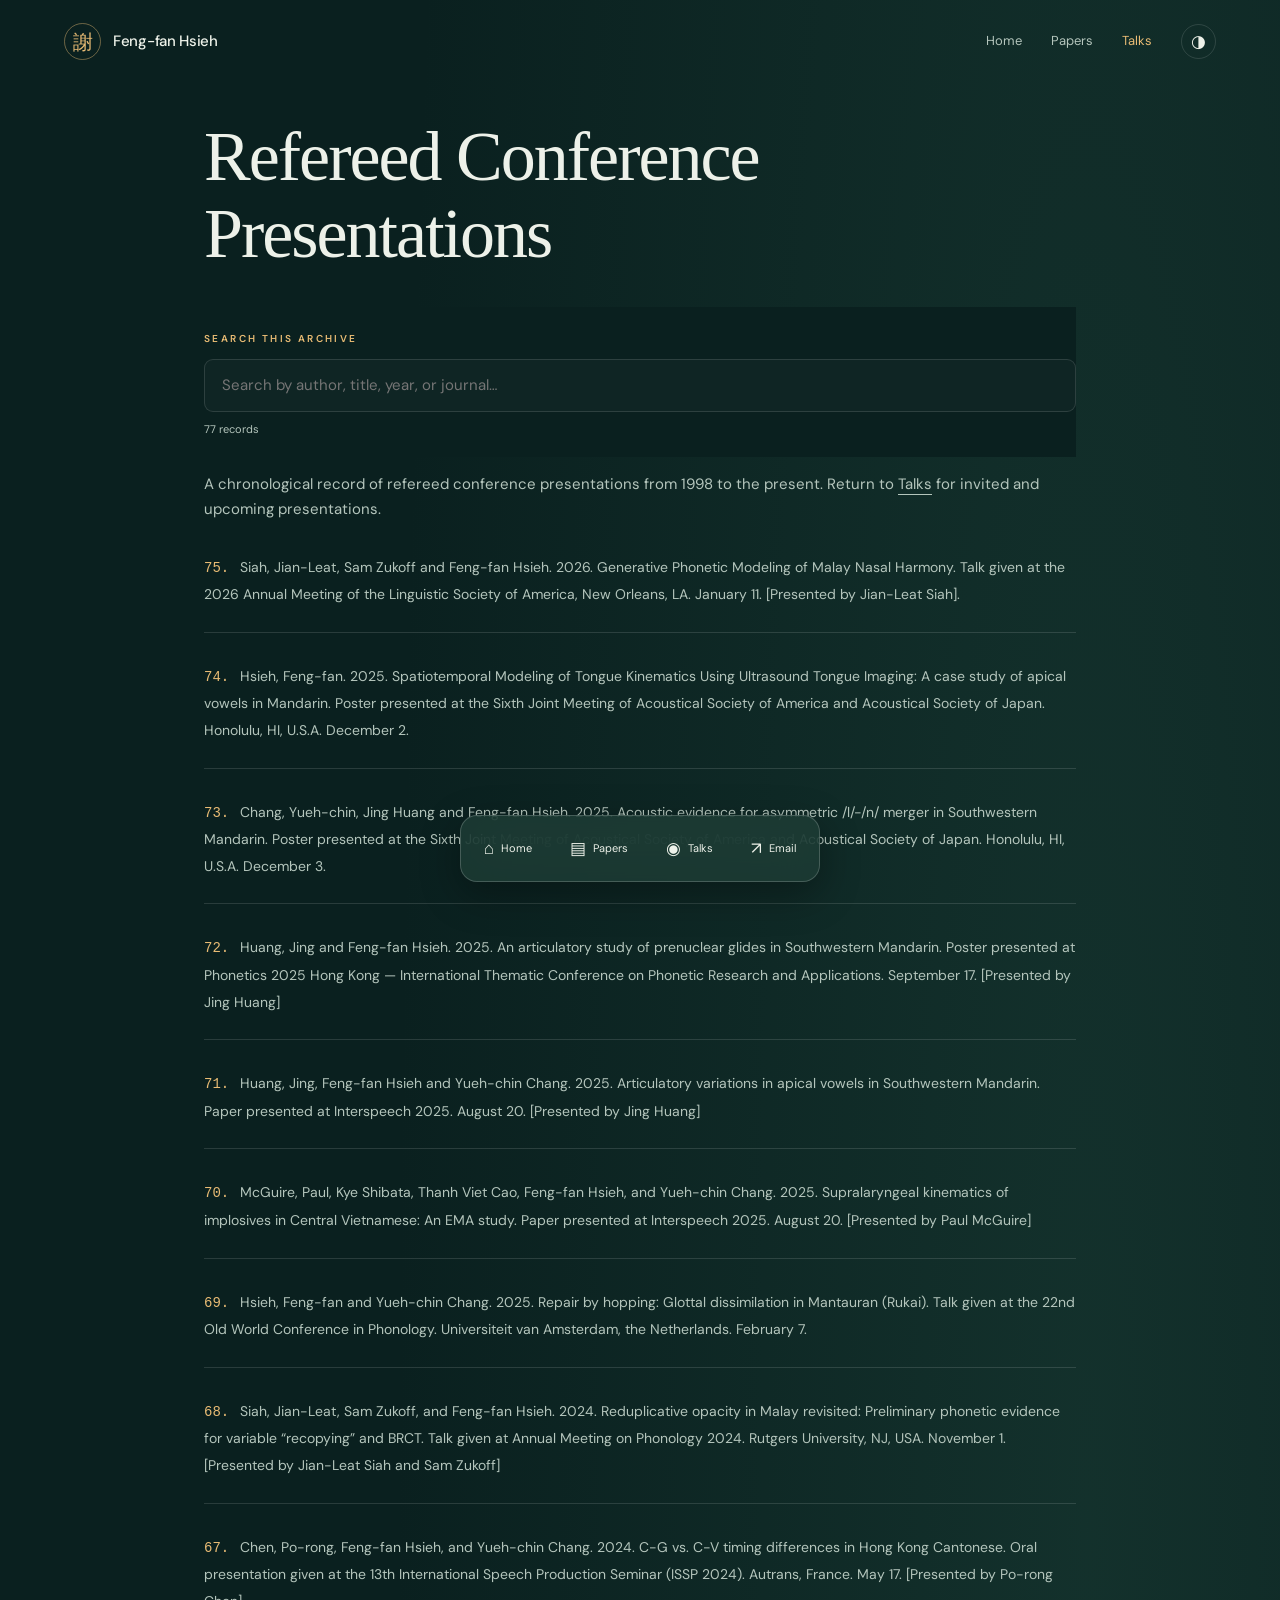
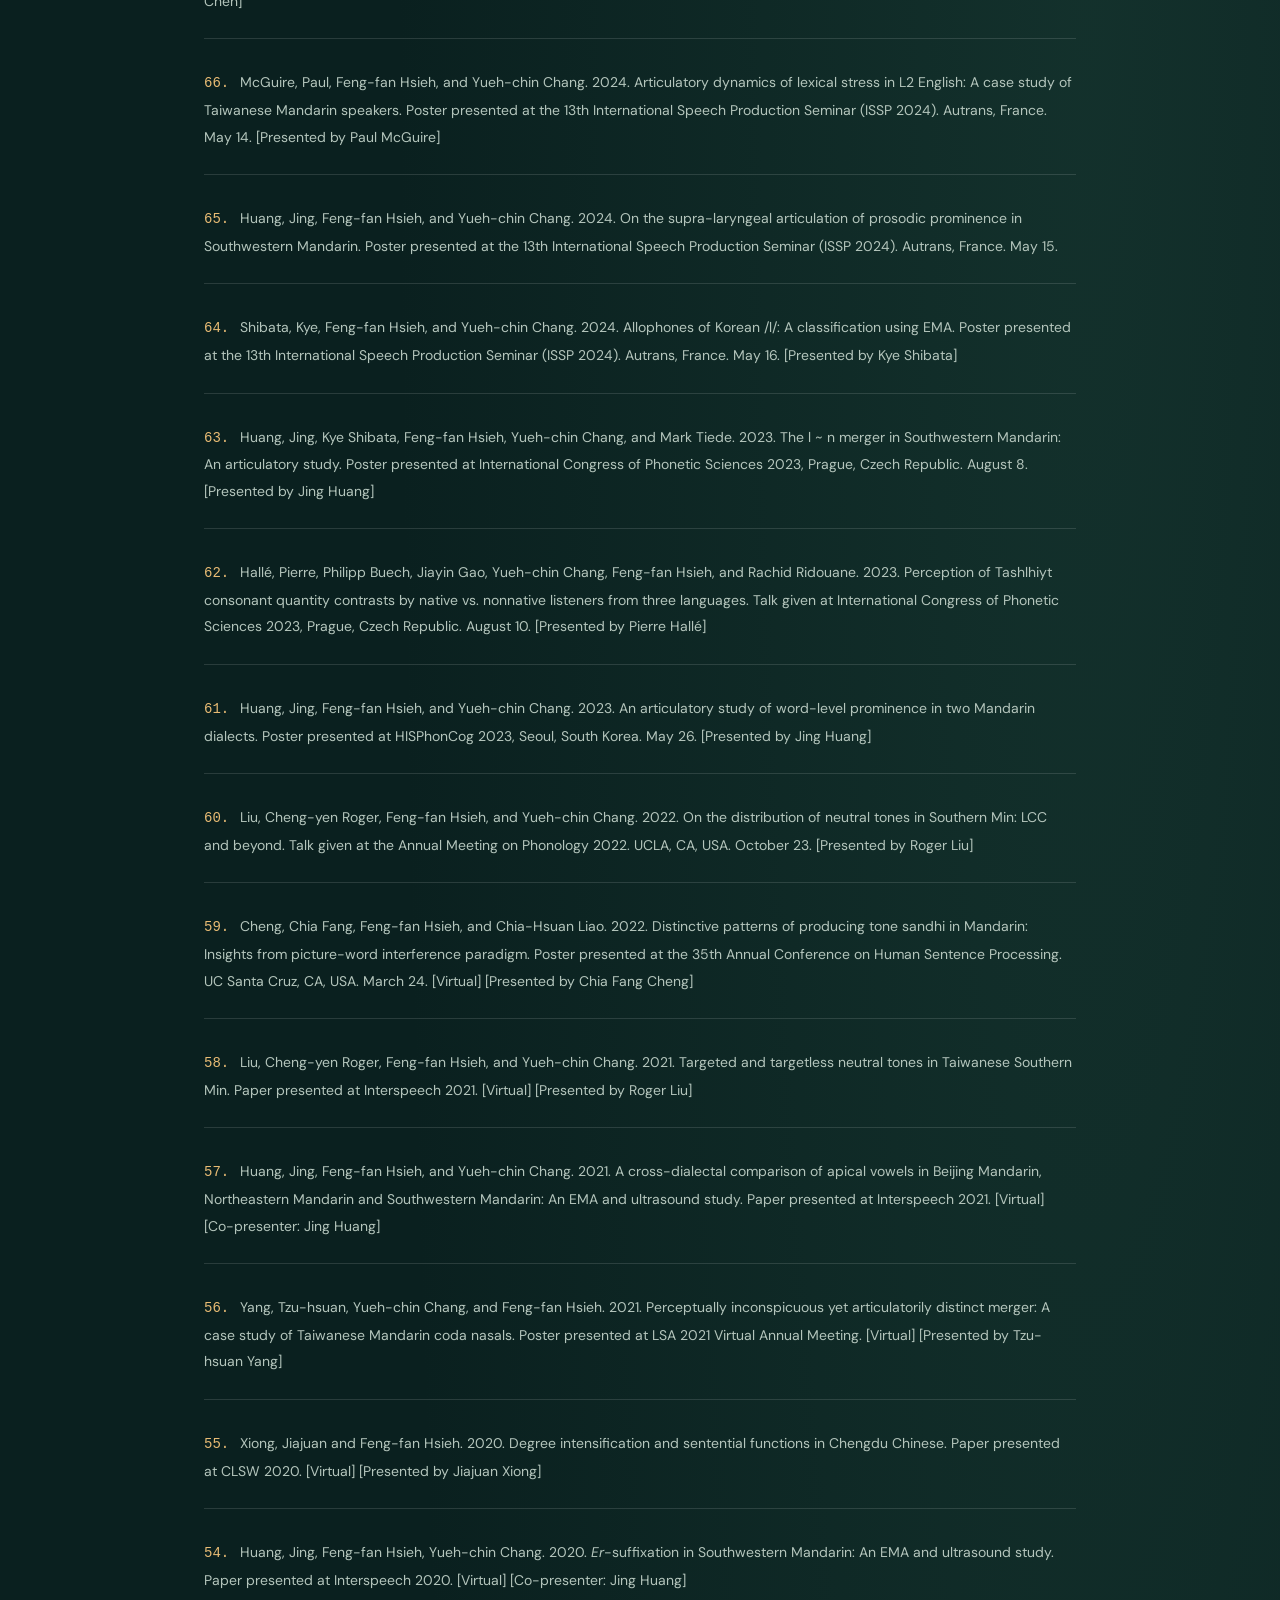
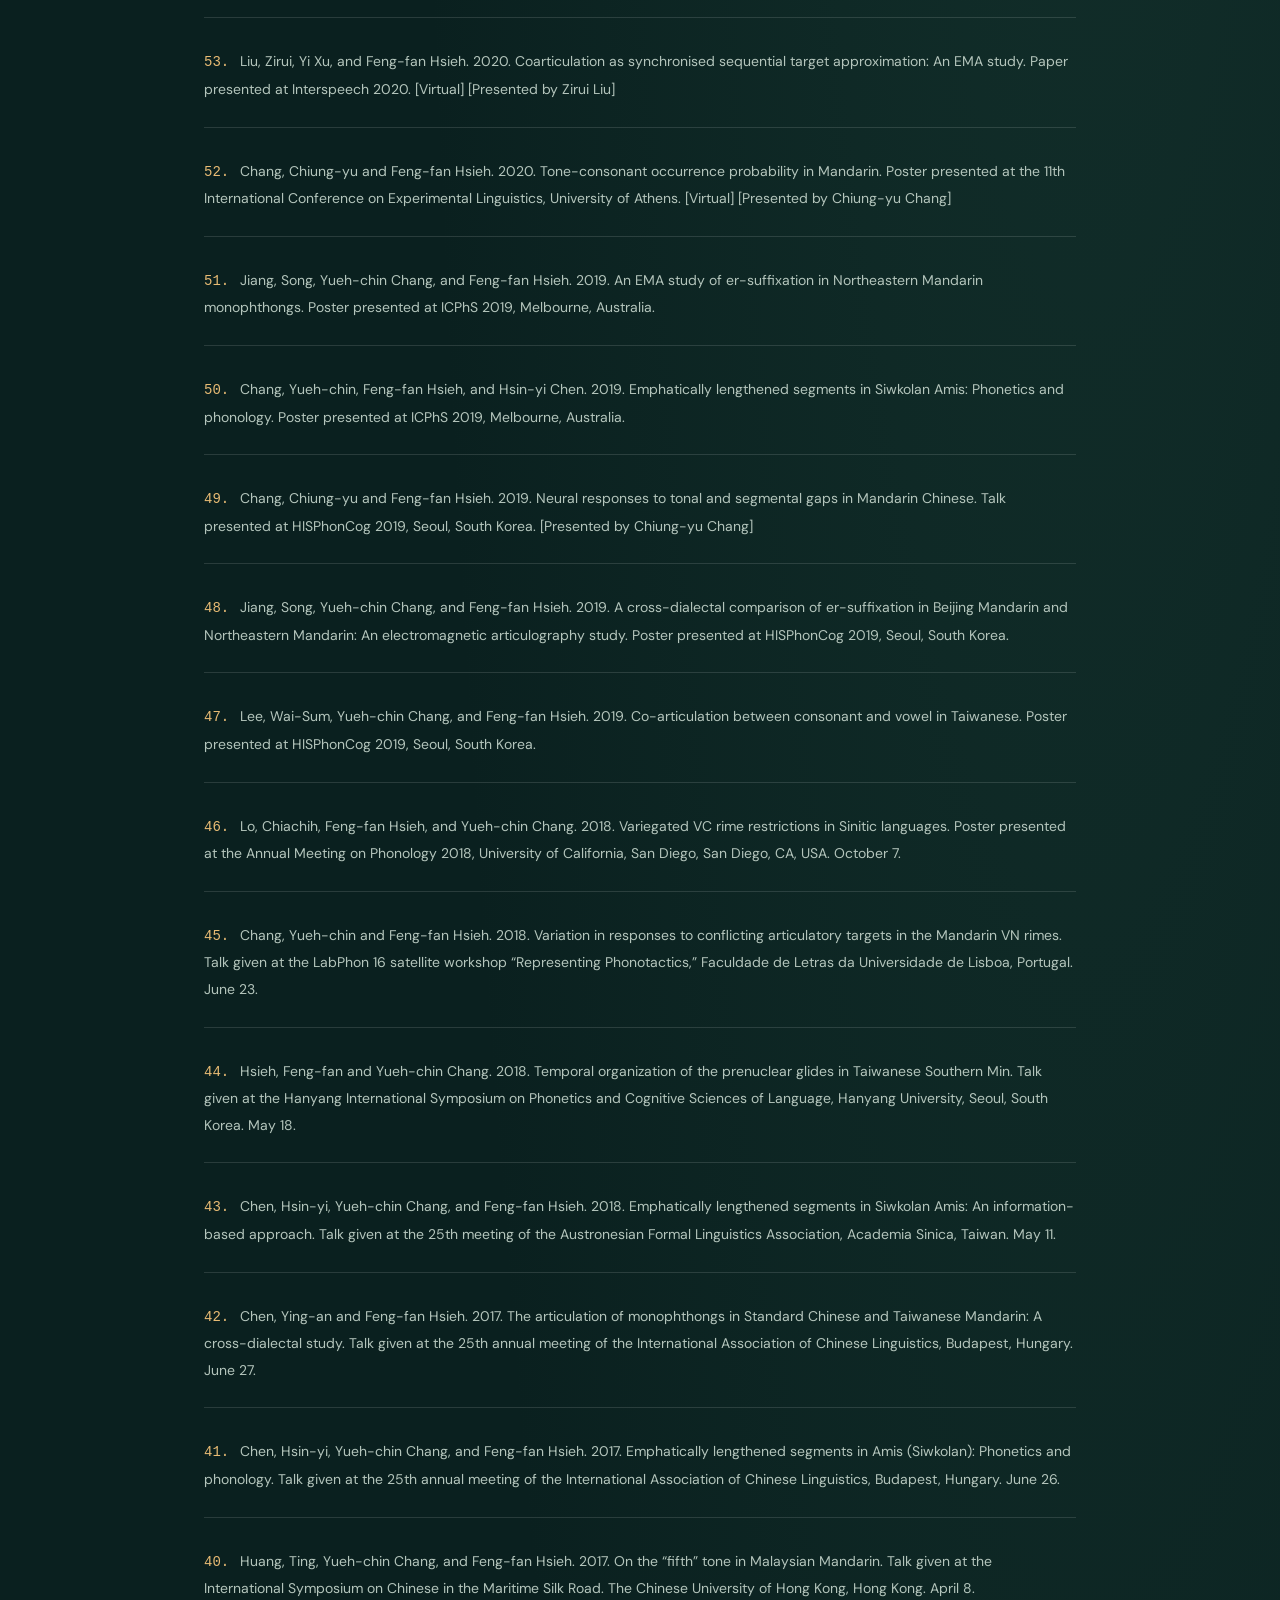
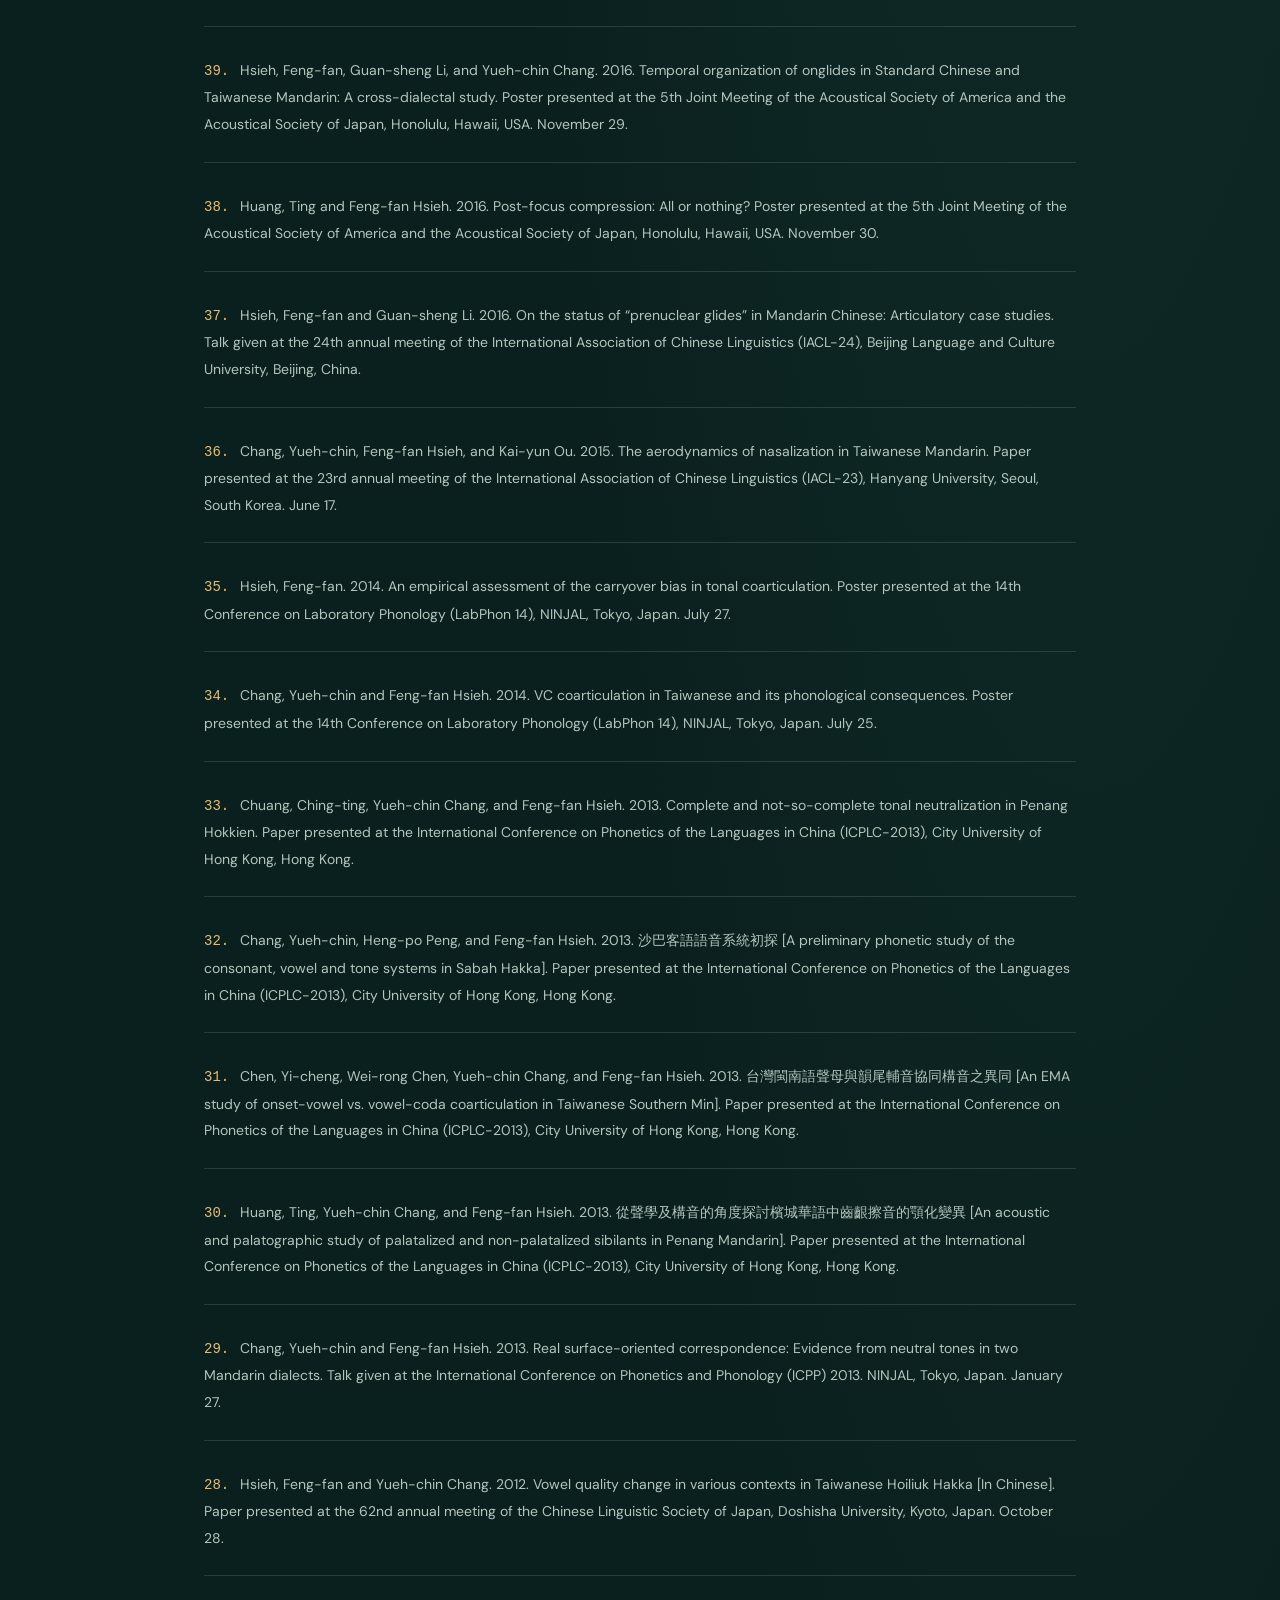
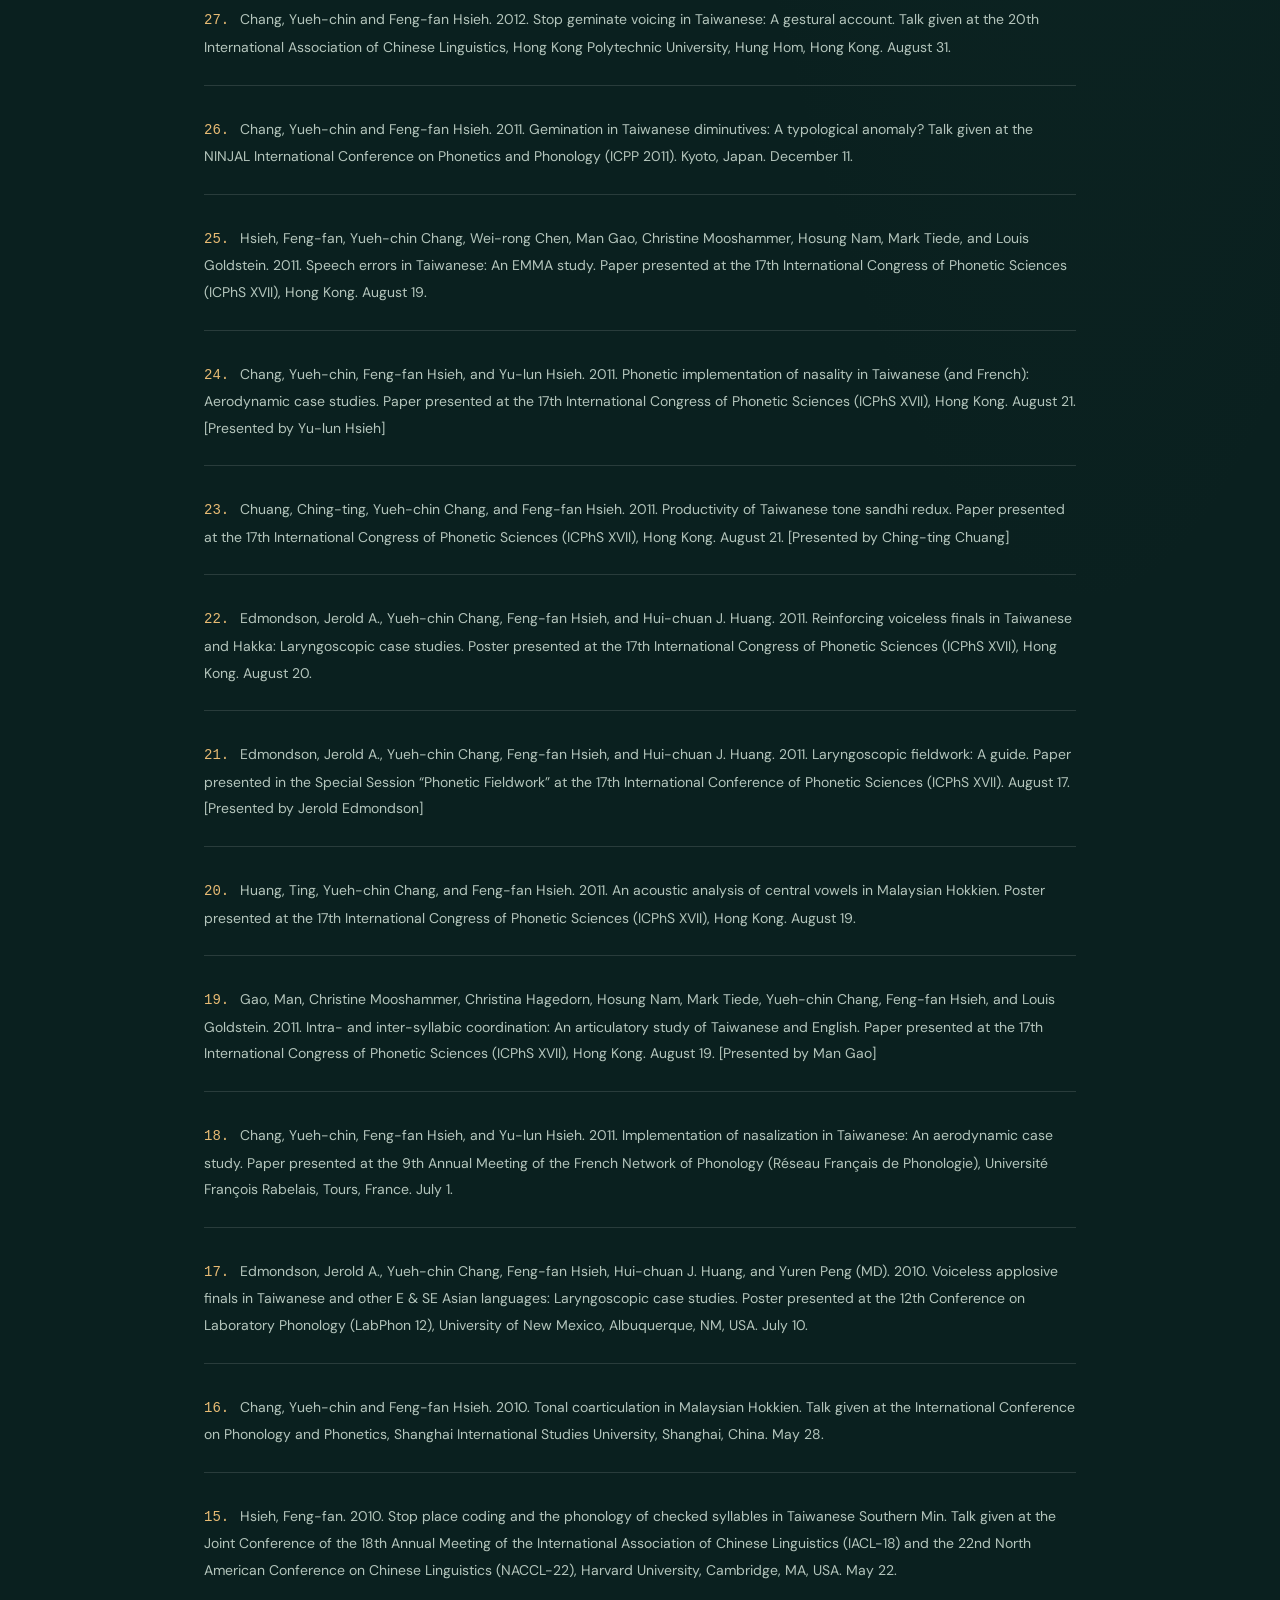
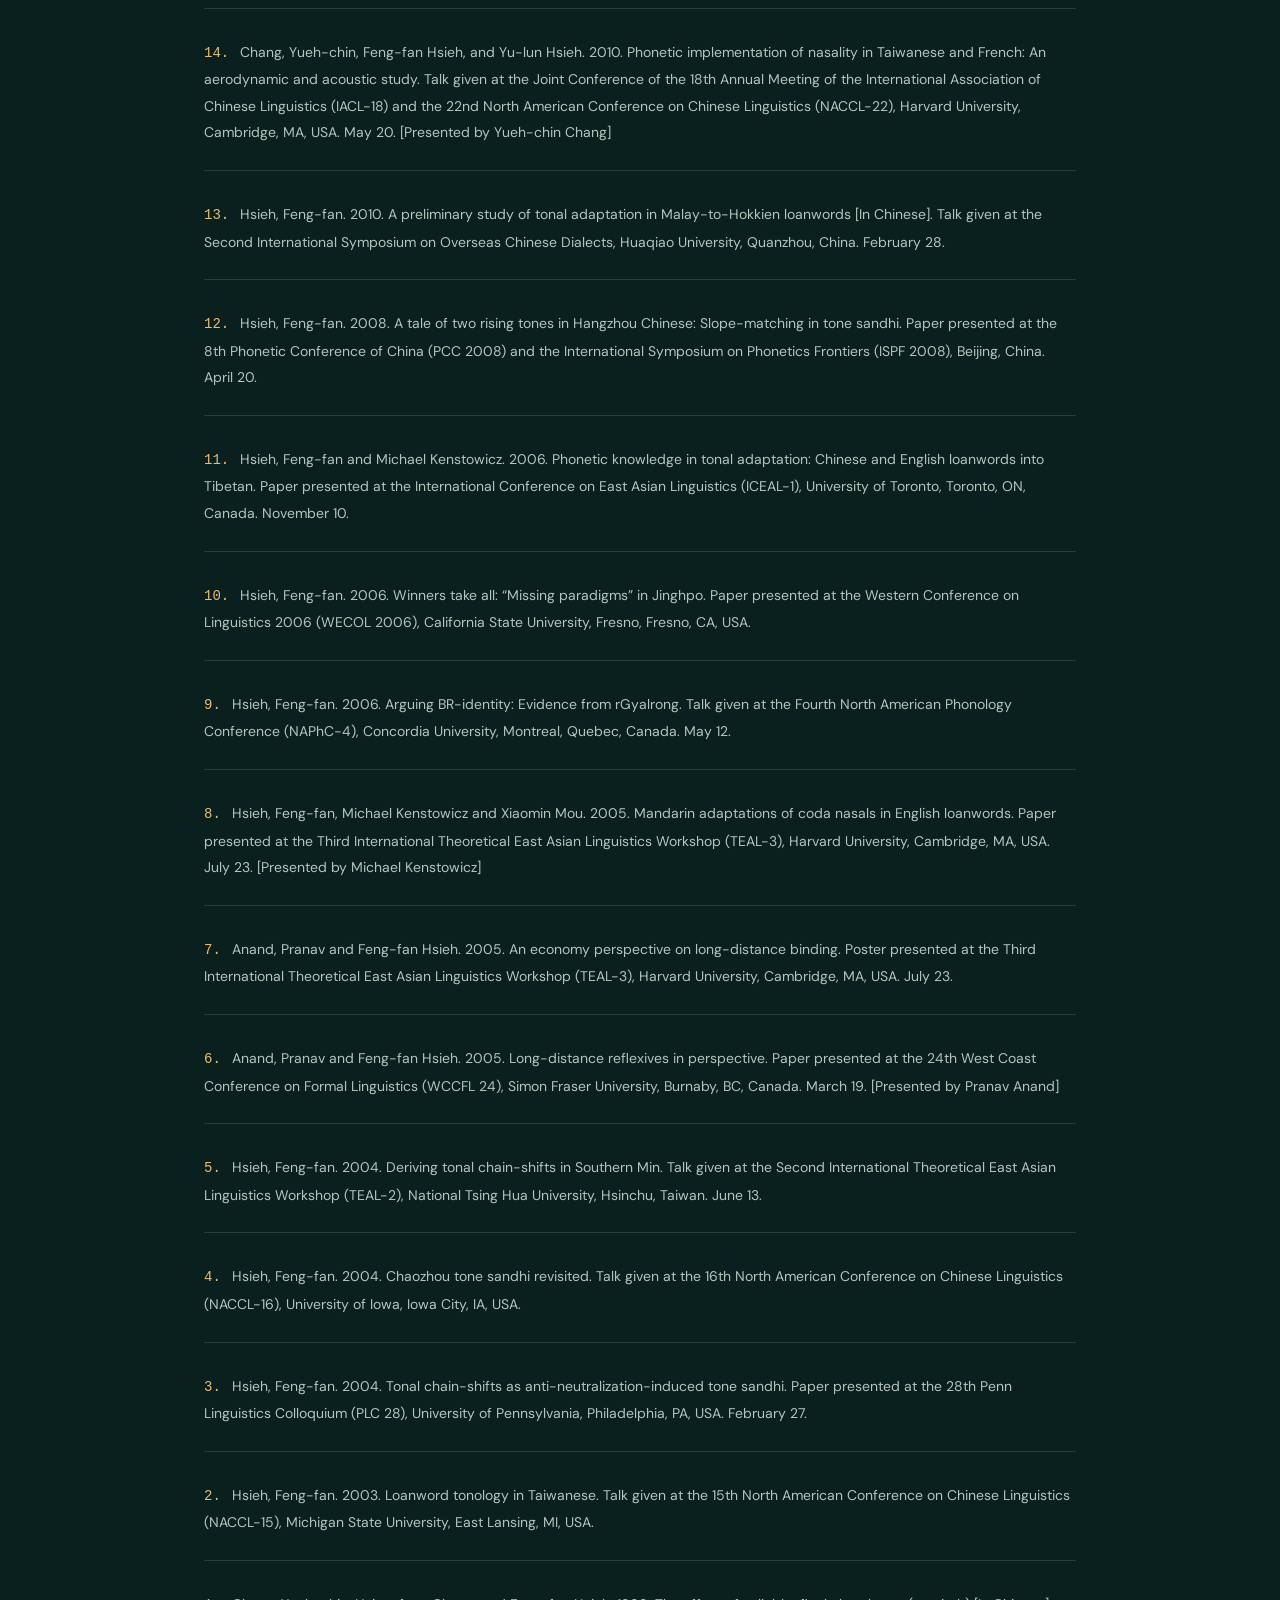
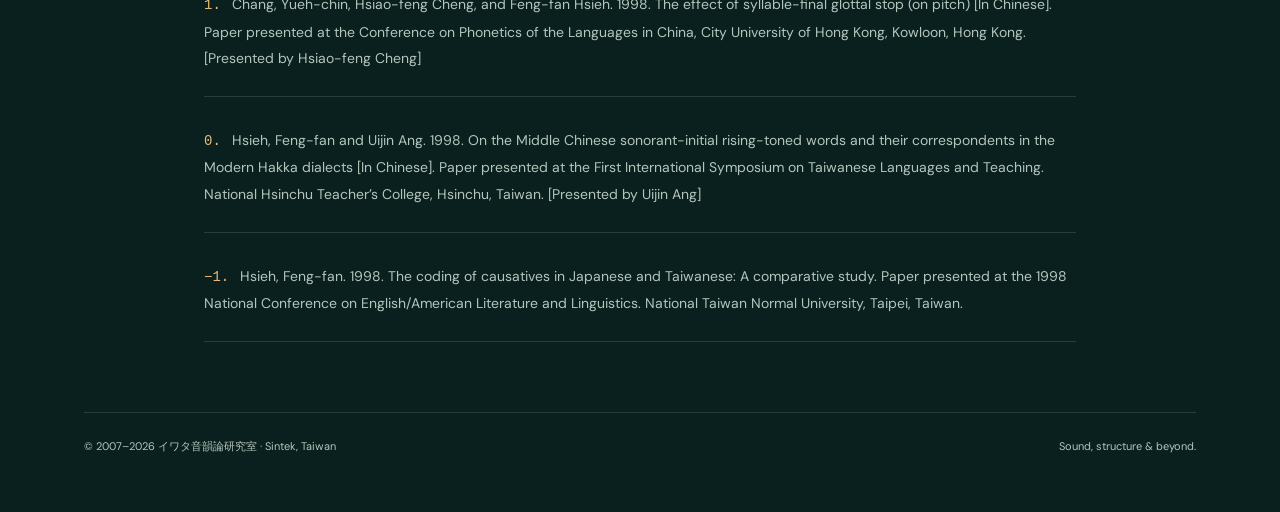
<file: conferences.html>
<!doctype html><html lang="en"><head><meta charset="utf-8"><meta name="viewport" content="width=device-width,initial-scale=1"><title>Conference Presentations — Feng-fan Hsieh</title><meta name="description" content="Feng-fan Hsieh — phonological theory and experimental phonetics, Institute of Linguistics, National Tsing Hua University."><link rel="stylesheet" href="style.css"></head><body><a class="skip" href="#main">Skip to content</a><header class="site-header"><a class="brand" href="index.html"><span class="seal">謝</span>Feng-fan Hsieh</a><nav aria-label="Main navigation"><a href="index.html">Home</a><a href="publications.html">Papers</a><a href="talks.html" aria-current="page">Talks</a><button class="theme" aria-label="Switch to light appearance">◑</button></nav></header><main id="main" class="archive"><h1 class="page-title">Refereed Conference Presentations</h1><div class="search"><label for="query" class="eyebrow">Search this archive</label><input type="search" id="query" placeholder="Search by author, title, year, or journal…"><p id="count" aria-live="polite"></p></div>

  <p class="lede">
    A chronological record of refereed conference presentations from 1998 to the present. Return to <a href="talks.html">Talks</a> for invited and upcoming presentations.
  </p>

  <p class="entry numbered"><span class="num">75.</span> Siah, Jian-Leat, Sam Zukoff and Feng-fan Hsieh. 2026. Generative Phonetic Modeling of Malay Nasal Harmony. Talk given at the 2026 Annual Meeting of the Linguistic Society of America, New Orleans, LA. January 11. [Presented by Jian-Leat Siah].</p>

  <p class="entry numbered"><span class="num">74.</span> Hsieh, Feng-fan. 2025. Spatiotemporal Modeling of Tongue Kinematics Using Ultrasound Tongue Imaging: A case study of apical vowels in Mandarin. Poster presented at the Sixth Joint Meeting of Acoustical Society of America and Acoustical Society of Japan. Honolulu, HI, U.S.A. December 2.</p>

  <p class="entry numbered"><span class="num">73.</span> Chang, Yueh-chin, Jing Huang and Feng-fan Hsieh. 2025. Acoustic evidence for asymmetric /l/-/n/ merger in Southwestern Mandarin. Poster presented at the Sixth Joint Meeting of Acoustical Society of America and Acoustical Society of Japan. Honolulu, HI, U.S.A. December 3.</p>

  <p class="entry numbered"><span class="num">72.</span> Huang, Jing and Feng-fan Hsieh. 2025. An articulatory study of prenuclear glides in Southwestern Mandarin. Poster presented at Phonetics 2025 Hong Kong — International Thematic Conference on Phonetic Research and Applications. September 17. [Presented by Jing Huang]</p>

  <p class="entry numbered"><span class="num">71.</span> Huang, Jing, Feng-fan Hsieh and Yueh-chin Chang. 2025. Articulatory variations in apical vowels in Southwestern Mandarin. Paper presented at Interspeech 2025. August 20. [Presented by Jing Huang]</p>

  <p class="entry numbered"><span class="num">70.</span> McGuire, Paul, Kye Shibata, Thanh Viet Cao, Feng-fan Hsieh, and Yueh-chin Chang. 2025. Supralaryngeal kinematics of implosives in Central Vietnamese: An EMA study. Paper presented at Interspeech 2025. August 20. [Presented by Paul McGuire]</p>

  <p class="entry numbered"><span class="num">69.</span> Hsieh, Feng-fan and Yueh-chin Chang. 2025. Repair by hopping: Glottal dissimilation in Mantauran (Rukai). Talk given at the 22nd Old World Conference in Phonology. Universiteit van Amsterdam, the Netherlands. February 7.</p>

  <p class="entry numbered"><span class="num">68.</span> Siah, Jian-Leat, Sam Zukoff, and Feng-fan Hsieh. 2024. Reduplicative opacity in Malay revisited: Preliminary phonetic evidence for variable “recopying” and BRCT. Talk given at Annual Meeting on Phonology 2024. Rutgers University, NJ, USA. November 1. [Presented by Jian-Leat Siah and Sam Zukoff]</p>

  <p class="entry numbered"><span class="num">67.</span> Chen, Po-rong, Feng-fan Hsieh, and Yueh-chin Chang. 2024. C-G vs. C-V timing differences in Hong Kong Cantonese. Oral presentation given at the 13th International Speech Production Seminar (ISSP 2024). Autrans, France. May 17. [Presented by Po-rong Chen]</p>

  <p class="entry numbered"><span class="num">66.</span> McGuire, Paul, Feng-fan Hsieh, and Yueh-chin Chang. 2024. Articulatory dynamics of lexical stress in L2 English: A case study of Taiwanese Mandarin speakers. Poster presented at the 13th International Speech Production Seminar (ISSP 2024). Autrans, France. May 14. [Presented by Paul McGuire]</p>

  <p class="entry numbered"><span class="num">65.</span> Huang, Jing, Feng-fan Hsieh, and Yueh-chin Chang. 2024. On the supra-laryngeal articulation of prosodic prominence in Southwestern Mandarin. Poster presented at the 13th International Speech Production Seminar (ISSP 2024). Autrans, France. May 15.</p>

  <p class="entry numbered"><span class="num">64.</span> Shibata, Kye, Feng-fan Hsieh, and Yueh-chin Chang. 2024. Allophones of Korean /l/: A classification using EMA. Poster presented at the 13th International Speech Production Seminar (ISSP 2024). Autrans, France. May 16. [Presented by Kye Shibata]</p>

  <p class="entry numbered"><span class="num">63.</span> Huang, Jing, Kye Shibata, Feng-fan Hsieh, Yueh-chin Chang, and Mark Tiede. 2023. The l ~ n merger in Southwestern Mandarin: An articulatory study. Poster presented at International Congress of Phonetic Sciences 2023, Prague, Czech Republic. August 8. [Presented by Jing Huang]</p>

  <p class="entry numbered"><span class="num">62.</span> Hallé, Pierre, Philipp Buech, Jiayin Gao, Yueh-chin Chang, Feng-fan Hsieh, and Rachid Ridouane. 2023. Perception of Tashlhiyt consonant quantity contrasts by native vs. nonnative listeners from three languages. Talk given at International Congress of Phonetic Sciences 2023, Prague, Czech Republic. August 10. [Presented by Pierre Hallé]</p>

  <p class="entry numbered"><span class="num">61.</span> Huang, Jing, Feng-fan Hsieh, and Yueh-chin Chang. 2023. An articulatory study of word-level prominence in two Mandarin dialects. Poster presented at HISPhonCog 2023, Seoul, South Korea. May 26. [Presented by Jing Huang]</p>

  <p class="entry numbered"><span class="num">60.</span> Liu, Cheng-yen Roger, Feng-fan Hsieh, and Yueh-chin Chang. 2022. On the distribution of neutral tones in Southern Min: LCC and beyond. Talk given at the Annual Meeting on Phonology 2022. UCLA, CA, USA. October 23. [Presented by Roger Liu]</p>

  <p class="entry numbered"><span class="num">59.</span> Cheng, Chia Fang, Feng-fan Hsieh, and Chia-Hsuan Liao. 2022. Distinctive patterns of producing tone sandhi in Mandarin: Insights from picture-word interference paradigm. Poster presented at the 35th Annual Conference on Human Sentence Processing. UC Santa Cruz, CA, USA. March 24. [Virtual] [Presented by Chia Fang Cheng]</p>

  <p class="entry numbered"><span class="num">58.</span> Liu, Cheng-yen Roger, Feng-fan Hsieh, and Yueh-chin Chang. 2021. Targeted and targetless neutral tones in Taiwanese Southern Min. Paper presented at Interspeech 2021. [Virtual] [Presented by Roger Liu]</p>

  <p class="entry numbered"><span class="num">57.</span> Huang, Jing, Feng-fan Hsieh, and Yueh-chin Chang. 2021. A cross-dialectal comparison of apical vowels in Beijing Mandarin, Northeastern Mandarin and Southwestern Mandarin: An EMA and ultrasound study. Paper presented at Interspeech 2021. [Virtual] [Co-presenter: Jing Huang]</p>

  <p class="entry numbered"><span class="num">56.</span> Yang, Tzu-hsuan, Yueh-chin Chang, and Feng-fan Hsieh. 2021. Perceptually inconspicuous yet articulatorily distinct merger: A case study of Taiwanese Mandarin coda nasals. Poster presented at LSA 2021 Virtual Annual Meeting. [Virtual] [Presented by Tzu-hsuan Yang]</p>

  <p class="entry numbered"><span class="num">55.</span> Xiong, Jiajuan and Feng-fan Hsieh. 2020. Degree intensification and sentential functions in Chengdu Chinese. Paper presented at CLSW 2020. [Virtual] [Presented by Jiajuan Xiong]</p>

  <p class="entry numbered"><span class="num">54.</span> Huang, Jing, Feng-fan Hsieh, Yueh-chin Chang. 2020. <em>Er</em>-suffixation in Southwestern Mandarin: An EMA and ultrasound study. Paper presented at Interspeech 2020. [Virtual] [Co-presenter: Jing Huang]</p>

  <p class="entry numbered"><span class="num">53.</span> Liu, Zirui, Yi Xu, and Feng-fan Hsieh. 2020. Coarticulation as synchronised sequential target approximation: An EMA study. Paper presented at Interspeech 2020. [Virtual] [Presented by Zirui Liu]</p>

  <p class="entry numbered"><span class="num">52.</span> Chang, Chiung-yu and Feng-fan Hsieh. 2020. Tone-consonant occurrence probability in Mandarin. Poster presented at the 11th International Conference on Experimental Linguistics, University of Athens. [Virtual] [Presented by Chiung-yu Chang]</p>

  <p class="entry numbered"><span class="num">51.</span> Jiang, Song, Yueh-chin Chang, and Feng-fan Hsieh. 2019. An EMA study of er-suffixation in Northeastern Mandarin monophthongs. Poster presented at ICPhS 2019, Melbourne, Australia.</p>

  <p class="entry numbered"><span class="num">50.</span> Chang, Yueh-chin, Feng-fan Hsieh, and Hsin-yi Chen. 2019. Emphatically lengthened segments in Siwkolan Amis: Phonetics and phonology. Poster presented at ICPhS 2019, Melbourne, Australia.</p>

  <p class="entry numbered"><span class="num">49.</span> Chang, Chiung-yu and Feng-fan Hsieh. 2019. Neural responses to tonal and segmental gaps in Mandarin Chinese. Talk presented at HISPhonCog 2019, Seoul, South Korea. [Presented by Chiung-yu Chang]</p>

  <p class="entry numbered"><span class="num">48.</span> Jiang, Song, Yueh-chin Chang, and Feng-fan Hsieh. 2019. A cross-dialectal comparison of er-suffixation in Beijing Mandarin and Northeastern Mandarin: An electromagnetic articulography study. Poster presented at HISPhonCog 2019, Seoul, South Korea.</p>

  <p class="entry numbered"><span class="num">47.</span> Lee, Wai-Sum, Yueh-chin Chang, and Feng-fan Hsieh. 2019. Co-articulation between consonant and vowel in Taiwanese. Poster presented at HISPhonCog 2019, Seoul, South Korea.</p>

  <p class="entry numbered"><span class="num">46.</span> Lo, Chiachih, Feng-fan Hsieh, and Yueh-chin Chang. 2018. Variegated VC rime restrictions in Sinitic languages. Poster presented at the Annual Meeting on Phonology 2018, University of California, San Diego, San Diego, CA, USA. October 7.</p>

  <p class="entry numbered"><span class="num">45.</span> Chang, Yueh-chin and Feng-fan Hsieh. 2018. Variation in responses to conflicting articulatory targets in the Mandarin VN rimes. Talk given at the LabPhon 16 satellite workshop “Representing Phonotactics,” Faculdade de Letras da Universidade de Lisboa, Portugal. June 23.</p>

  <p class="entry numbered"><span class="num">44.</span> Hsieh, Feng-fan and Yueh-chin Chang. 2018. Temporal organization of the prenuclear glides in Taiwanese Southern Min. Talk given at the Hanyang International Symposium on Phonetics and Cognitive Sciences of Language, Hanyang University, Seoul, South Korea. May 18.</p>

  <p class="entry numbered"><span class="num">43.</span> Chen, Hsin-yi, Yueh-chin Chang, and Feng-fan Hsieh. 2018. Emphatically lengthened segments in Siwkolan Amis: An information-based approach. Talk given at the 25th meeting of the Austronesian Formal Linguistics Association, Academia Sinica, Taiwan. May 11.</p>

  <p class="entry numbered"><span class="num">42.</span> Chen, Ying-an and Feng-fan Hsieh. 2017. The articulation of monophthongs in Standard Chinese and Taiwanese Mandarin: A cross-dialectal study. Talk given at the 25th annual meeting of the International Association of Chinese Linguistics, Budapest, Hungary. June 27.</p>

  <p class="entry numbered"><span class="num">41.</span> Chen, Hsin-yi, Yueh-chin Chang, and Feng-fan Hsieh. 2017. Emphatically lengthened segments in Amis (Siwkolan): Phonetics and phonology. Talk given at the 25th annual meeting of the International Association of Chinese Linguistics, Budapest, Hungary. June 26.</p>

  <p class="entry numbered"><span class="num">40.</span> Huang, Ting, Yueh-chin Chang, and Feng-fan Hsieh. 2017. On the “fifth” tone in Malaysian Mandarin. Talk given at the International Symposium on Chinese in the Maritime Silk Road. The Chinese University of Hong Kong, Hong Kong. April 8.</p>

  <p class="entry numbered"><span class="num">39.</span> Hsieh, Feng-fan, Guan-sheng Li, and Yueh-chin Chang. 2016. Temporal organization of onglides in Standard Chinese and Taiwanese Mandarin: A cross-dialectal study. Poster presented at the 5th Joint Meeting of the Acoustical Society of America and the Acoustical Society of Japan, Honolulu, Hawaii, USA. November 29.</p>

  <p class="entry numbered"><span class="num">38.</span> Huang, Ting and Feng-fan Hsieh. 2016. Post-focus compression: All or nothing? Poster presented at the 5th Joint Meeting of the Acoustical Society of America and the Acoustical Society of Japan, Honolulu, Hawaii, USA. November 30.</p>

  <p class="entry numbered"><span class="num">37.</span> Hsieh, Feng-fan and Guan-sheng Li. 2016. On the status of “prenuclear glides” in Mandarin Chinese: Articulatory case studies. Talk given at the 24th annual meeting of the International Association of Chinese Linguistics (IACL-24), Beijing Language and Culture University, Beijing, China.</p>

  <p class="entry numbered"><span class="num">36.</span> Chang, Yueh-chin, Feng-fan Hsieh, and Kai-yun Ou. 2015. The aerodynamics of nasalization in Taiwanese Mandarin. Paper presented at the 23rd annual meeting of the International Association of Chinese Linguistics (IACL-23), Hanyang University, Seoul, South Korea. June 17.</p>

  <p class="entry numbered"><span class="num">35.</span> Hsieh, Feng-fan. 2014. An empirical assessment of the carryover bias in tonal coarticulation. Poster presented at the 14th Conference on Laboratory Phonology (LabPhon 14), NINJAL, Tokyo, Japan. July 27.</p>

  <p class="entry numbered"><span class="num">34.</span> Chang, Yueh-chin and Feng-fan Hsieh. 2014. VC coarticulation in Taiwanese and its phonological consequences. Poster presented at the 14th Conference on Laboratory Phonology (LabPhon 14), NINJAL, Tokyo, Japan. July 25.</p>

  <p class="entry numbered"><span class="num">33.</span> Chuang, Ching-ting, Yueh-chin Chang, and Feng-fan Hsieh. 2013. Complete and not-so-complete tonal neutralization in Penang Hokkien. Paper presented at the International Conference on Phonetics of the Languages in China (ICPLC-2013), City University of Hong Kong, Hong Kong.</p>

  <p class="entry numbered"><span class="num">32.</span> Chang, Yueh-chin, Heng-po Peng, and Feng-fan Hsieh. 2013. 沙巴客語語音系統初探 [A preliminary phonetic study of the consonant, vowel and tone systems in Sabah Hakka]. Paper presented at the International Conference on Phonetics of the Languages in China (ICPLC-2013), City University of Hong Kong, Hong Kong.</p>

  <p class="entry numbered"><span class="num">31.</span> Chen, Yi-cheng, Wei-rong Chen, Yueh-chin Chang, and Feng-fan Hsieh. 2013. 台灣閩南語聲母與韻尾輔音協同構音之異同 [An EMA study of onset-vowel vs. vowel-coda coarticulation in Taiwanese Southern Min]. Paper presented at the International Conference on Phonetics of the Languages in China (ICPLC-2013), City University of Hong Kong, Hong Kong.</p>

  <p class="entry numbered"><span class="num">30.</span> Huang, Ting, Yueh-chin Chang, and Feng-fan Hsieh. 2013. 從聲學及構音的角度探討檳城華語中齒齦擦音的顎化變異 [An acoustic and palatographic study of palatalized and non-palatalized sibilants in Penang Mandarin]. Paper presented at the International Conference on Phonetics of the Languages in China (ICPLC-2013), City University of Hong Kong, Hong Kong.</p>

  <p class="entry numbered"><span class="num">29.</span> Chang, Yueh-chin and Feng-fan Hsieh. 2013. Real surface-oriented correspondence: Evidence from neutral tones in two Mandarin dialects. Talk given at the International Conference on Phonetics and Phonology (ICPP) 2013. NINJAL, Tokyo, Japan. January 27.</p>

  <p class="entry numbered"><span class="num">28.</span> Hsieh, Feng-fan and Yueh-chin Chang. 2012. Vowel quality change in various contexts in Taiwanese Hoiliuk Hakka [In Chinese]. Paper presented at the 62nd annual meeting of the Chinese Linguistic Society of Japan, Doshisha University, Kyoto, Japan. October 28.</p>

  <p class="entry numbered"><span class="num">27.</span> Chang, Yueh-chin and Feng-fan Hsieh. 2012. Stop geminate voicing in Taiwanese: A gestural account. Talk given at the 20th International Association of Chinese Linguistics, Hong Kong Polytechnic University, Hung Hom, Hong Kong. August 31.</p>

  <p class="entry numbered"><span class="num">26.</span> Chang, Yueh-chin and Feng-fan Hsieh. 2011. Gemination in Taiwanese diminutives: A typological anomaly? Talk given at the NINJAL International Conference on Phonetics and Phonology (ICPP 2011). Kyoto, Japan. December 11.</p>

  <p class="entry numbered"><span class="num">25.</span> Hsieh, Feng-fan, Yueh-chin Chang, Wei-rong Chen, Man Gao, Christine Mooshammer, Hosung Nam, Mark Tiede, and Louis Goldstein. 2011. Speech errors in Taiwanese: An EMMA study. Paper presented at the 17th International Congress of Phonetic Sciences (ICPhS XVII), Hong Kong. August 19.</p>

  <p class="entry numbered"><span class="num">24.</span> Chang, Yueh-chin, Feng-fan Hsieh, and Yu-lun Hsieh. 2011. Phonetic implementation of nasality in Taiwanese (and French): Aerodynamic case studies. Paper presented at the 17th International Congress of Phonetic Sciences (ICPhS XVII), Hong Kong. August 21. [Presented by Yu-lun Hsieh]</p>

  <p class="entry numbered"><span class="num">23.</span> Chuang, Ching-ting, Yueh-chin Chang, and Feng-fan Hsieh. 2011. Productivity of Taiwanese tone sandhi redux. Paper presented at the 17th International Congress of Phonetic Sciences (ICPhS XVII), Hong Kong. August 21. [Presented by Ching-ting Chuang]</p>

  <p class="entry numbered"><span class="num">22.</span> Edmondson, Jerold A., Yueh-chin Chang, Feng-fan Hsieh, and Hui-chuan J. Huang. 2011. Reinforcing voiceless finals in Taiwanese and Hakka: Laryngoscopic case studies. Poster presented at the 17th International Congress of Phonetic Sciences (ICPhS XVII), Hong Kong. August 20.</p>

  <p class="entry numbered"><span class="num">21.</span> Edmondson, Jerold A., Yueh-chin Chang, Feng-fan Hsieh, and Hui-chuan J. Huang. 2011. Laryngoscopic fieldwork: A guide. Paper presented in the Special Session “Phonetic Fieldwork” at the 17th International Conference of Phonetic Sciences (ICPhS XVII). August 17. [Presented by Jerold Edmondson]</p>

  <p class="entry numbered"><span class="num">20.</span> Huang, Ting, Yueh-chin Chang, and Feng-fan Hsieh. 2011. An acoustic analysis of central vowels in Malaysian Hokkien. Poster presented at the 17th International Congress of Phonetic Sciences (ICPhS XVII), Hong Kong. August 19.</p>

  <p class="entry numbered"><span class="num">19.</span> Gao, Man, Christine Mooshammer, Christina Hagedorn, Hosung Nam, Mark Tiede, Yueh-chin Chang, Feng-fan Hsieh, and Louis Goldstein. 2011. Intra- and inter-syllabic coordination: An articulatory study of Taiwanese and English. Paper presented at the 17th International Congress of Phonetic Sciences (ICPhS XVII), Hong Kong. August 19. [Presented by Man Gao]</p>

  <p class="entry numbered"><span class="num">18.</span> Chang, Yueh-chin, Feng-fan Hsieh, and Yu-lun Hsieh. 2011. Implementation of nasalization in Taiwanese: An aerodynamic case study. Paper presented at the 9th Annual Meeting of the French Network of Phonology (Réseau Français de Phonologie), Université François Rabelais, Tours, France. July 1.</p>

  <p class="entry numbered"><span class="num">17.</span> Edmondson, Jerold A., Yueh-chin Chang, Feng-fan Hsieh, Hui-chuan J. Huang, and Yuren Peng (MD). 2010. Voiceless applosive finals in Taiwanese and other E &amp; SE Asian languages: Laryngoscopic case studies. Poster presented at the 12th Conference on Laboratory Phonology (LabPhon 12), University of New Mexico, Albuquerque, NM, USA. July 10.</p>

  <p class="entry numbered"><span class="num">16.</span> Chang, Yueh-chin and Feng-fan Hsieh. 2010. Tonal coarticulation in Malaysian Hokkien. Talk given at the International Conference on Phonology and Phonetics, Shanghai International Studies University, Shanghai, China. May 28.</p>

  <p class="entry numbered"><span class="num">15.</span> Hsieh, Feng-fan. 2010. Stop place coding and the phonology of checked syllables in Taiwanese Southern Min. Talk given at the Joint Conference of the 18th Annual Meeting of the International Association of Chinese Linguistics (IACL-18) and the 22nd North American Conference on Chinese Linguistics (NACCL-22), Harvard University, Cambridge, MA, USA. May 22.</p>

  <p class="entry numbered"><span class="num">14.</span> Chang, Yueh-chin, Feng-fan Hsieh, and Yu-lun Hsieh. 2010. Phonetic implementation of nasality in Taiwanese and French: An aerodynamic and acoustic study. Talk given at the Joint Conference of the 18th Annual Meeting of the International Association of Chinese Linguistics (IACL-18) and the 22nd North American Conference on Chinese Linguistics (NACCL-22), Harvard University, Cambridge, MA, USA. May 20. [Presented by Yueh-chin Chang]</p>

  <p class="entry numbered"><span class="num">13.</span> Hsieh, Feng-fan. 2010. A preliminary study of tonal adaptation in Malay-to-Hokkien loanwords [In Chinese]. Talk given at the Second International Symposium on Overseas Chinese Dialects, Huaqiao University, Quanzhou, China. February 28.</p>

  <p class="entry numbered"><span class="num">12.</span> Hsieh, Feng-fan. 2008. A tale of two rising tones in Hangzhou Chinese: Slope-matching in tone sandhi. Paper presented at the 8th Phonetic Conference of China (PCC 2008) and the International Symposium on Phonetics Frontiers (ISPF 2008), Beijing, China. April 20.</p>

  <p class="entry numbered"><span class="num">11.</span> Hsieh, Feng-fan and Michael Kenstowicz. 2006. Phonetic knowledge in tonal adaptation: Chinese and English loanwords into Tibetan. Paper presented at the International Conference on East Asian Linguistics (ICEAL-1), University of Toronto, Toronto, ON, Canada. November 10.</p>

  <p class="entry numbered"><span class="num">10.</span> Hsieh, Feng-fan. 2006. Winners take all: “Missing paradigms” in Jinghpo. Paper presented at the Western Conference on Linguistics 2006 (WECOL 2006), California State University, Fresno, Fresno, CA, USA.</p>

  <p class="entry numbered"><span class="num">9.</span> Hsieh, Feng-fan. 2006. Arguing BR-identity: Evidence from rGyalrong. Talk given at the Fourth North American Phonology Conference (NAPhC-4), Concordia University, Montreal, Quebec, Canada. May 12.</p>

  <p class="entry numbered"><span class="num">8.</span> Hsieh, Feng-fan, Michael Kenstowicz and Xiaomin Mou. 2005. Mandarin adaptations of coda nasals in English loanwords. Paper presented at the Third International Theoretical East Asian Linguistics Workshop (TEAL-3), Harvard University, Cambridge, MA, USA. July 23. [Presented by Michael Kenstowicz]</p>

  <p class="entry numbered"><span class="num">7.</span> Anand, Pranav and Feng-fan Hsieh. 2005. An economy perspective on long-distance binding. Poster presented at the Third International Theoretical East Asian Linguistics Workshop (TEAL-3), Harvard University, Cambridge, MA, USA. July 23.</p>

  <p class="entry numbered"><span class="num">6.</span> Anand, Pranav and Feng-fan Hsieh. 2005. Long-distance reflexives in perspective. Paper presented at the 24th West Coast Conference on Formal Linguistics (WCCFL 24), Simon Fraser University, Burnaby, BC, Canada. March 19. [Presented by Pranav Anand]</p>

  <p class="entry numbered"><span class="num">5.</span> Hsieh, Feng-fan. 2004. Deriving tonal chain-shifts in Southern Min. Talk given at the Second International Theoretical East Asian Linguistics Workshop (TEAL-2), National Tsing Hua University, Hsinchu, Taiwan. June 13.</p>

  <p class="entry numbered"><span class="num">4.</span> Hsieh, Feng-fan. 2004. Chaozhou tone sandhi revisited. Talk given at the 16th North American Conference on Chinese Linguistics (NACCL-16), University of Iowa, Iowa City, IA, USA.</p>

  <p class="entry numbered"><span class="num">3.</span> Hsieh, Feng-fan. 2004. Tonal chain-shifts as anti-neutralization-induced tone sandhi. Paper presented at the 28th Penn Linguistics Colloquium (PLC 28), University of Pennsylvania, Philadelphia, PA, USA. February 27.</p>

  <p class="entry numbered"><span class="num">2.</span> Hsieh, Feng-fan. 2003. Loanword tonology in Taiwanese. Talk given at the 15th North American Conference on Chinese Linguistics (NACCL-15), Michigan State University, East Lansing, MI, USA.</p>

  <p class="entry numbered"><span class="num">1.</span> Chang, Yueh-chin, Hsiao-feng Cheng, and Feng-fan Hsieh. 1998. The effect of syllable-final glottal stop (on pitch) [In Chinese]. Paper presented at the Conference on Phonetics of the Languages in China, City University of Hong Kong, Kowloon, Hong Kong. [Presented by Hsiao-feng Cheng]</p>

  <p class="entry numbered"><span class="num">0.</span> Hsieh, Feng-fan and Uijin Ang. 1998. On the Middle Chinese sonorant-initial rising-toned words and their correspondents in the Modern Hakka dialects [In Chinese]. Paper presented at the First International Symposium on Taiwanese Languages and Teaching. National Hsinchu Teacher’s College, Hsinchu, Taiwan. [Presented by Uijin Ang]</p>

  <p class="entry numbered"><span class="num">−1.</span> Hsieh, Feng-fan. 1998. The coding of causatives in Japanese and Taiwanese: A comparative study. Paper presented at the 1998 National Conference on English/American Literature and Linguistics. National Taiwan Normal University, Taipei, Taiwan.</p>

  </main><script>const q=document.querySelector('#query'),items=[...document.querySelectorAll('.entry')],count=document.querySelector('#count');function filter(){let n=0;items.forEach(el=>{el.hidden=!el.textContent.toLowerCase().includes(q.value.toLowerCase());if(!el.hidden)n++});count.textContent=n+' records'+(q.value?' matching your search':'');}q.addEventListener('input',filter);filter();</script><div class="container"><footer><span>© 2007–2026 イワタ音韻論研究室 · Sintek, Taiwan</span><span>Sound, structure & beyond.</span></footer></div><div class="dock-wrap"><nav class="dock" aria-label="Quick links"><a href="index.html"><b>⌂</b> Home</a><a href="publications.html"><b>▤</b> Papers</a><a href="talks.html"><b>◉</b> Talks</a><a href="mailto:siahonghoan@faculty.hss.nthu.edu.tw"><b>↗</b> Email</a></nav></div><script src="site.js"></script><!-- Default Statcounter code for FF
http://mx.nthu.edu.tw/~ffhsieh/ -->
<script type="text/javascript">
var sc_project=11116420;
var sc_invisible=1;
var sc_security="f65a92ea";
</script>
<script type="text/javascript" src="https://www.statcounter.com/counter/counter.js" async></script>
<noscript><div class="statcounter"><a title="Web Analytics" href="https://statcounter.com/" target="_blank"><img class="statcounter" src="https://c.statcounter.com/11116420/0/f65a92ea/1/" alt="Web Analytics" referrerPolicy="no-referrer-when-downgrade"></a></div></noscript>
<!-- End of Statcounter Code --></body></html>
</file>
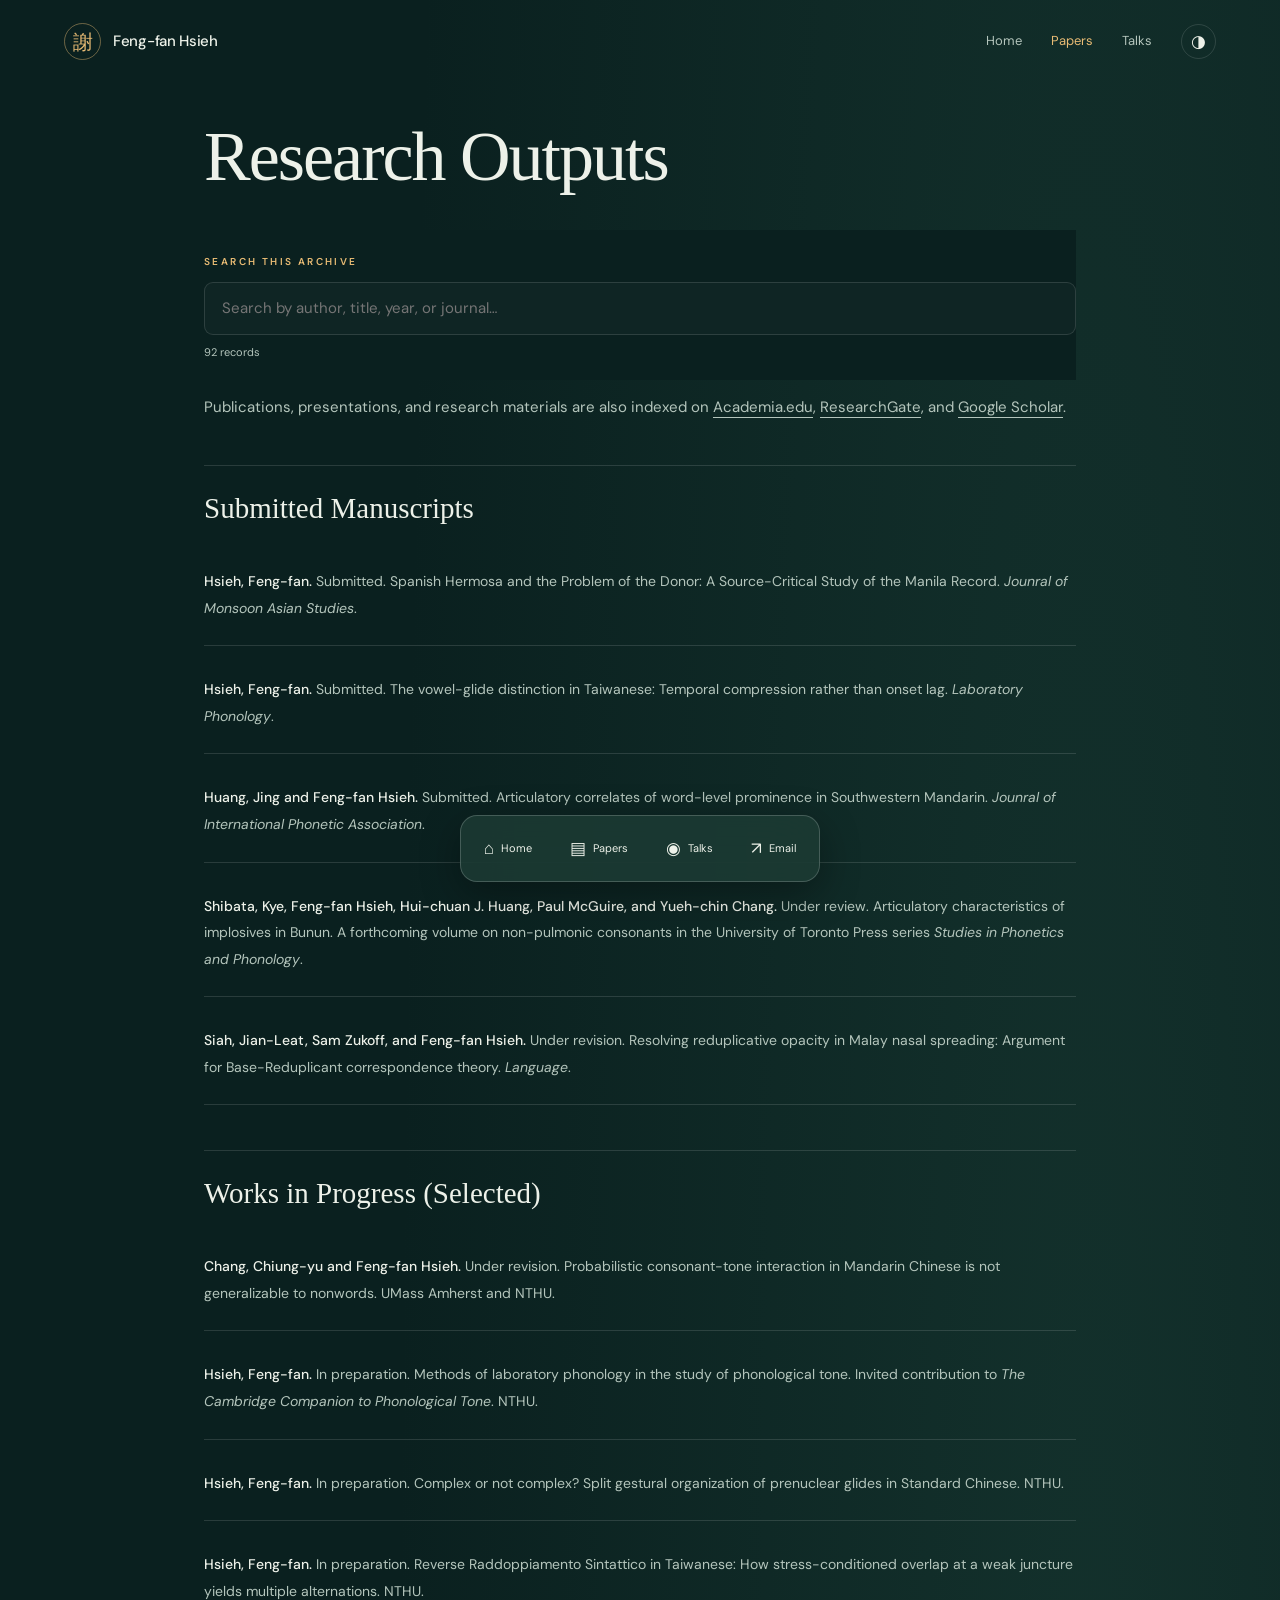
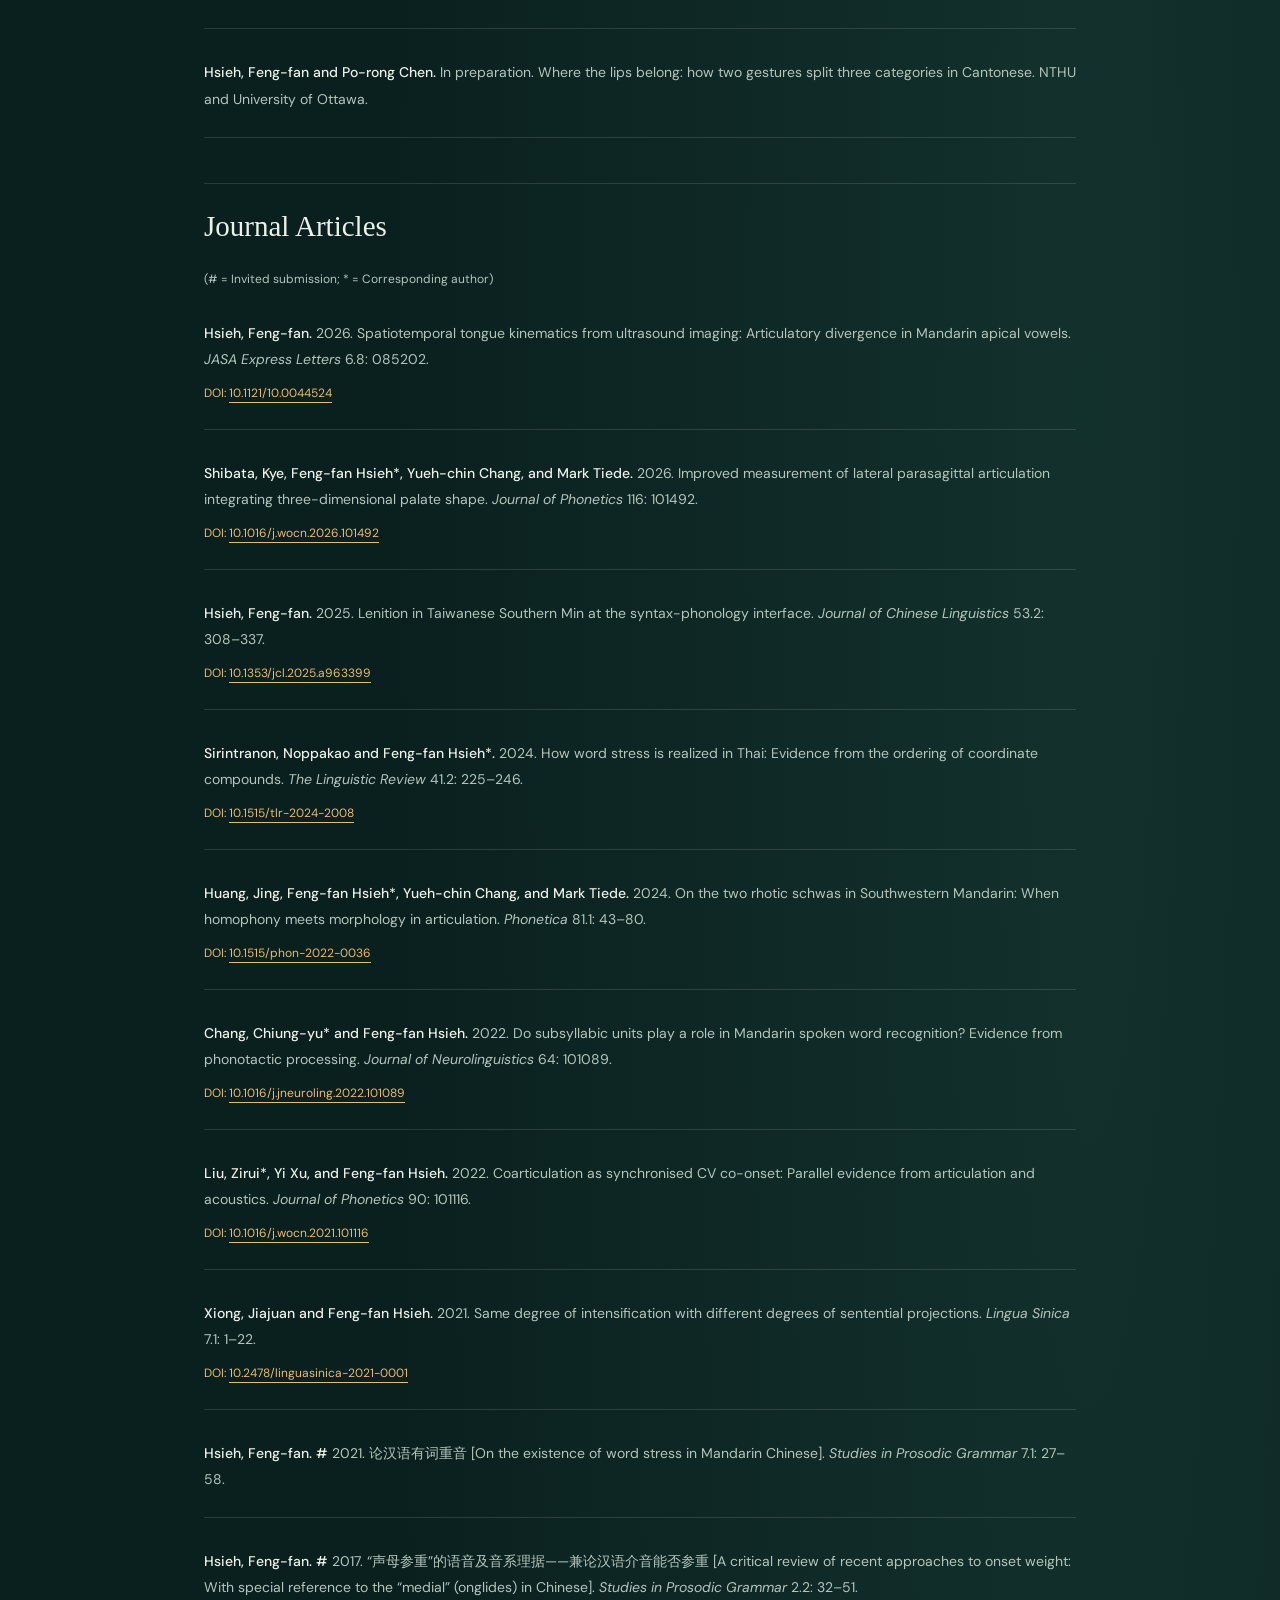
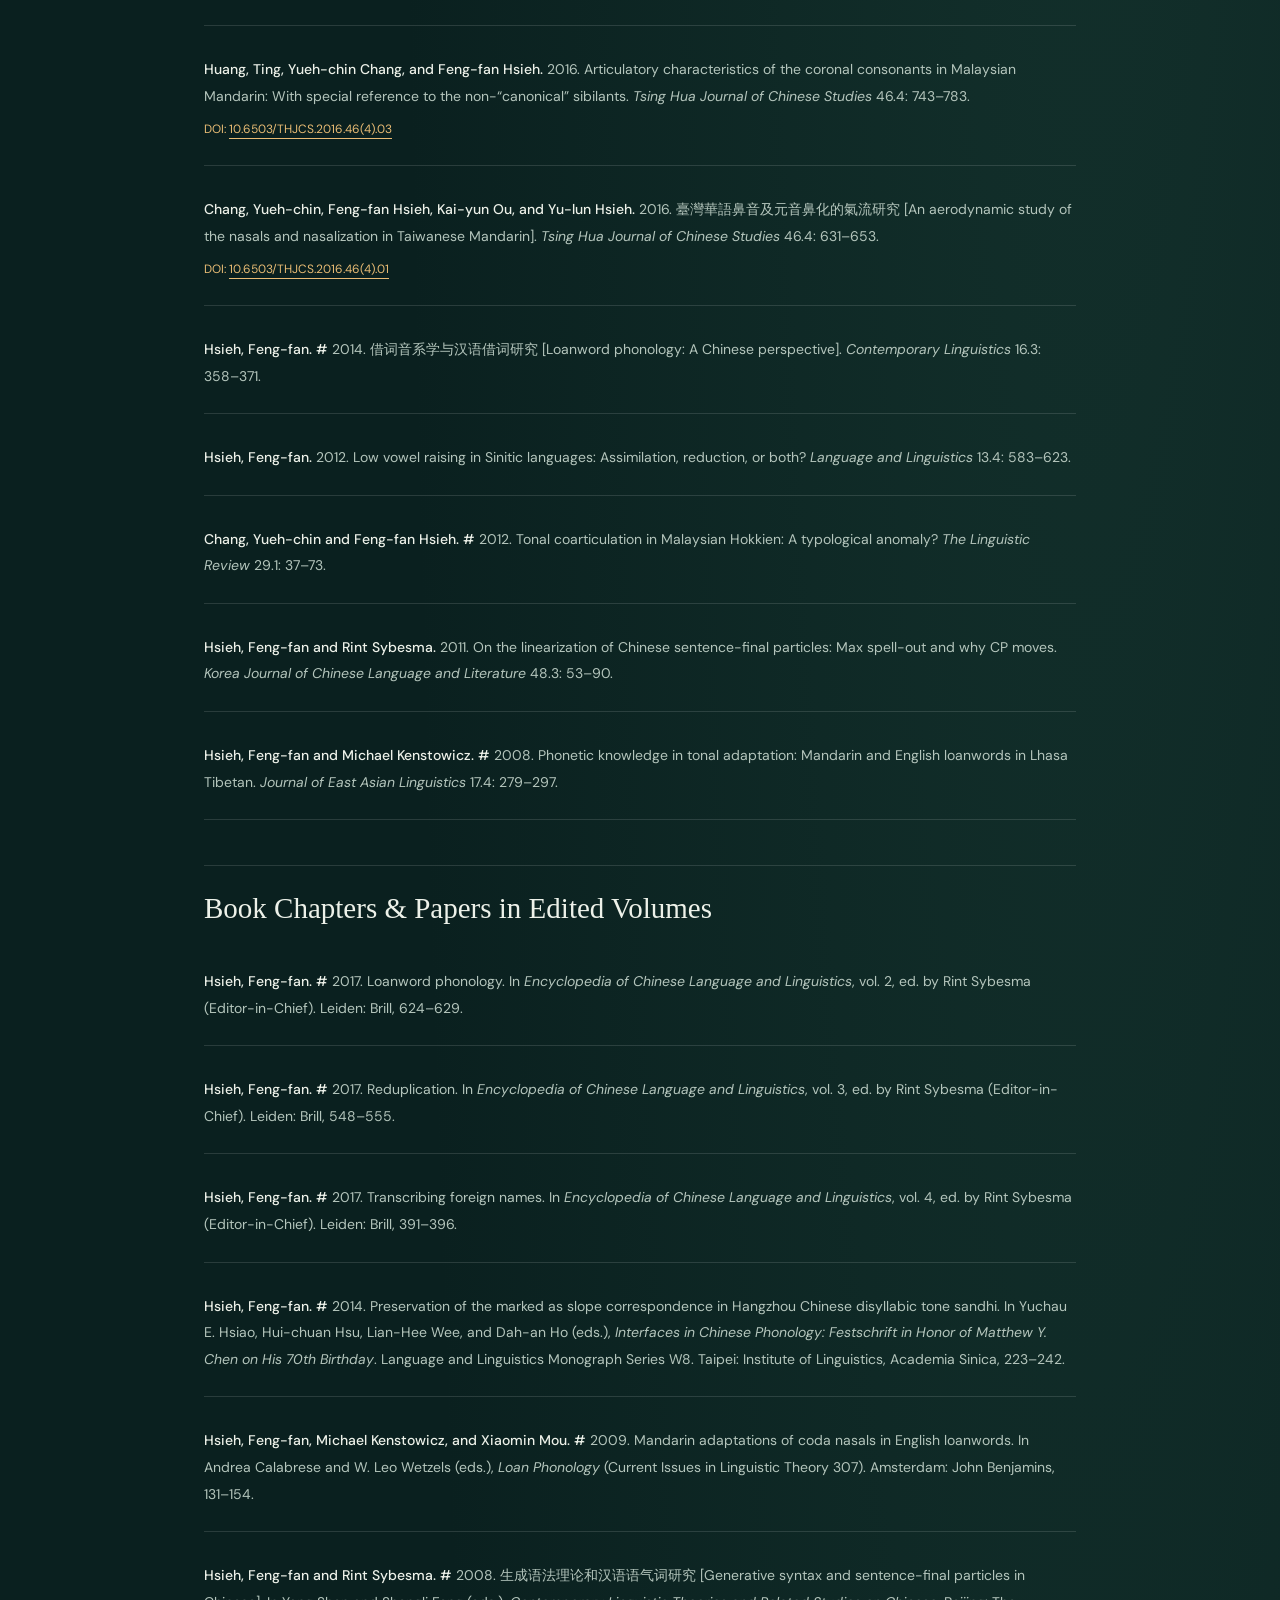
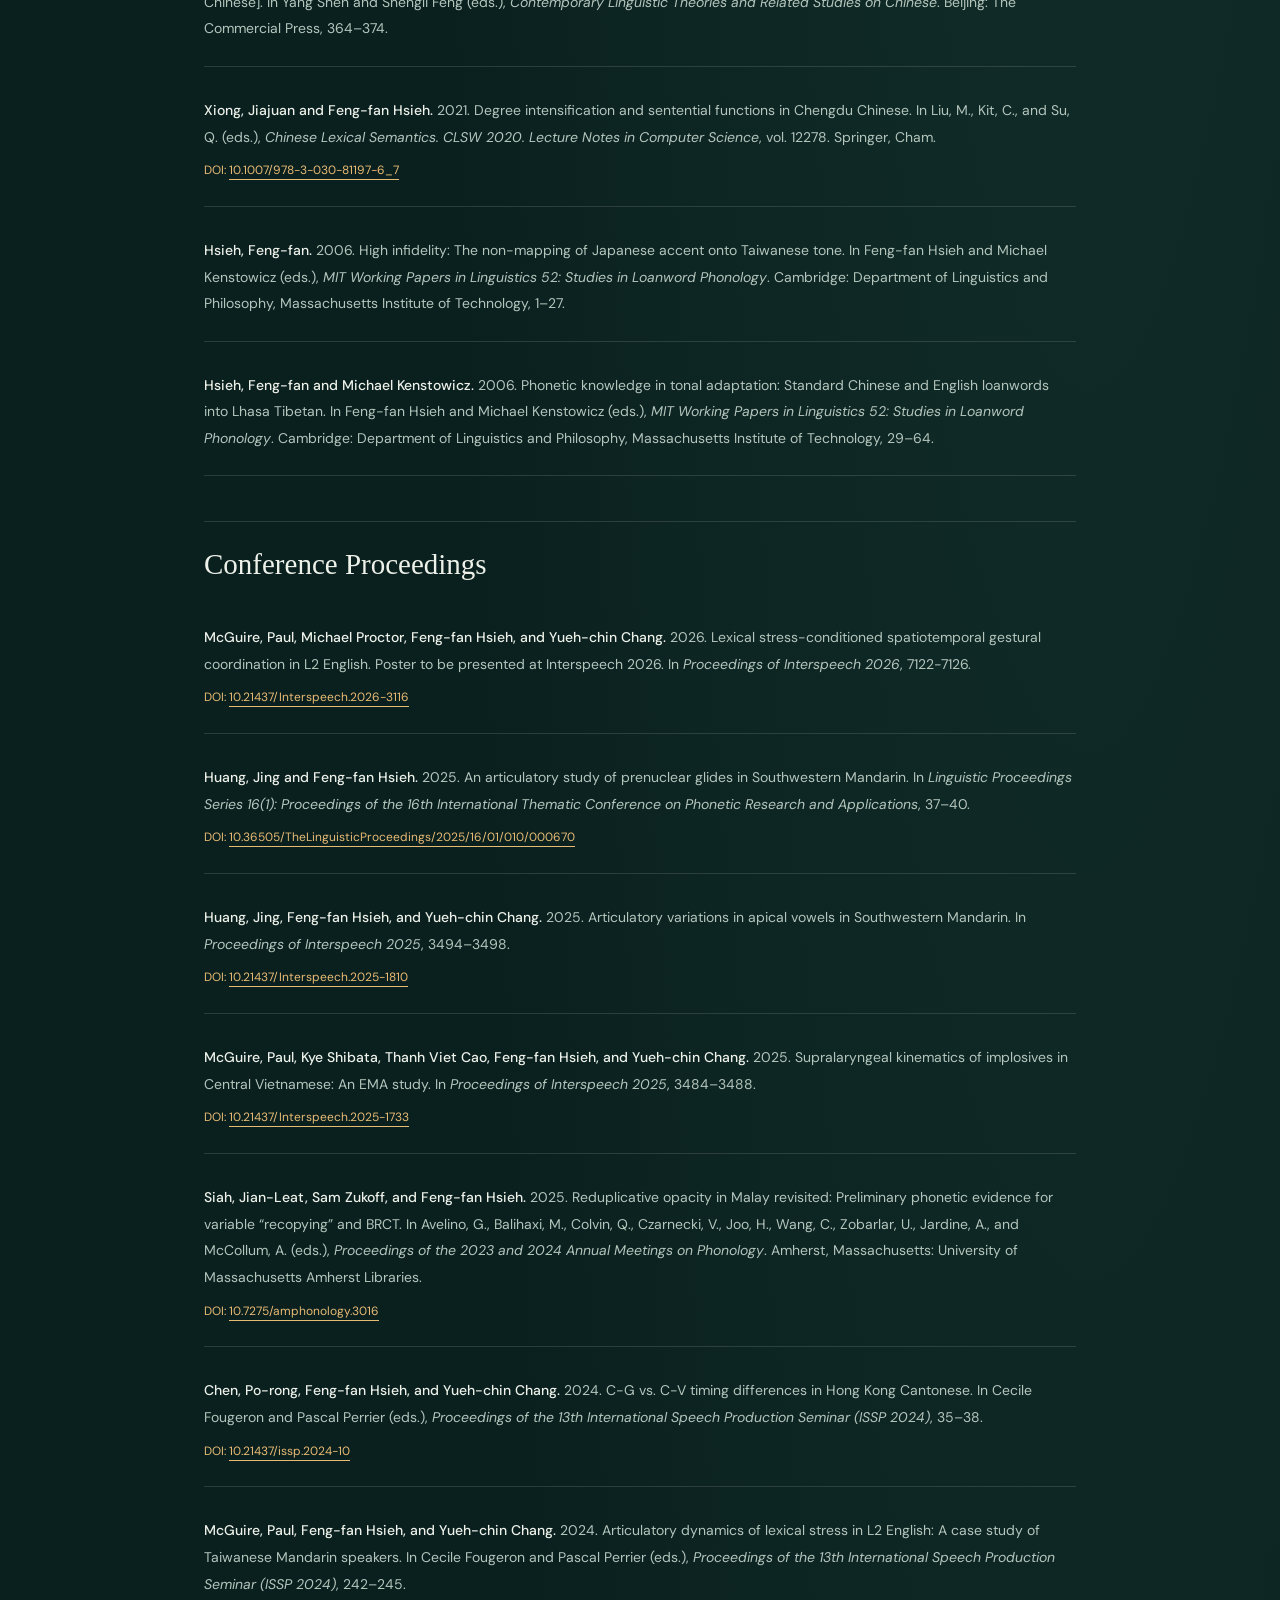
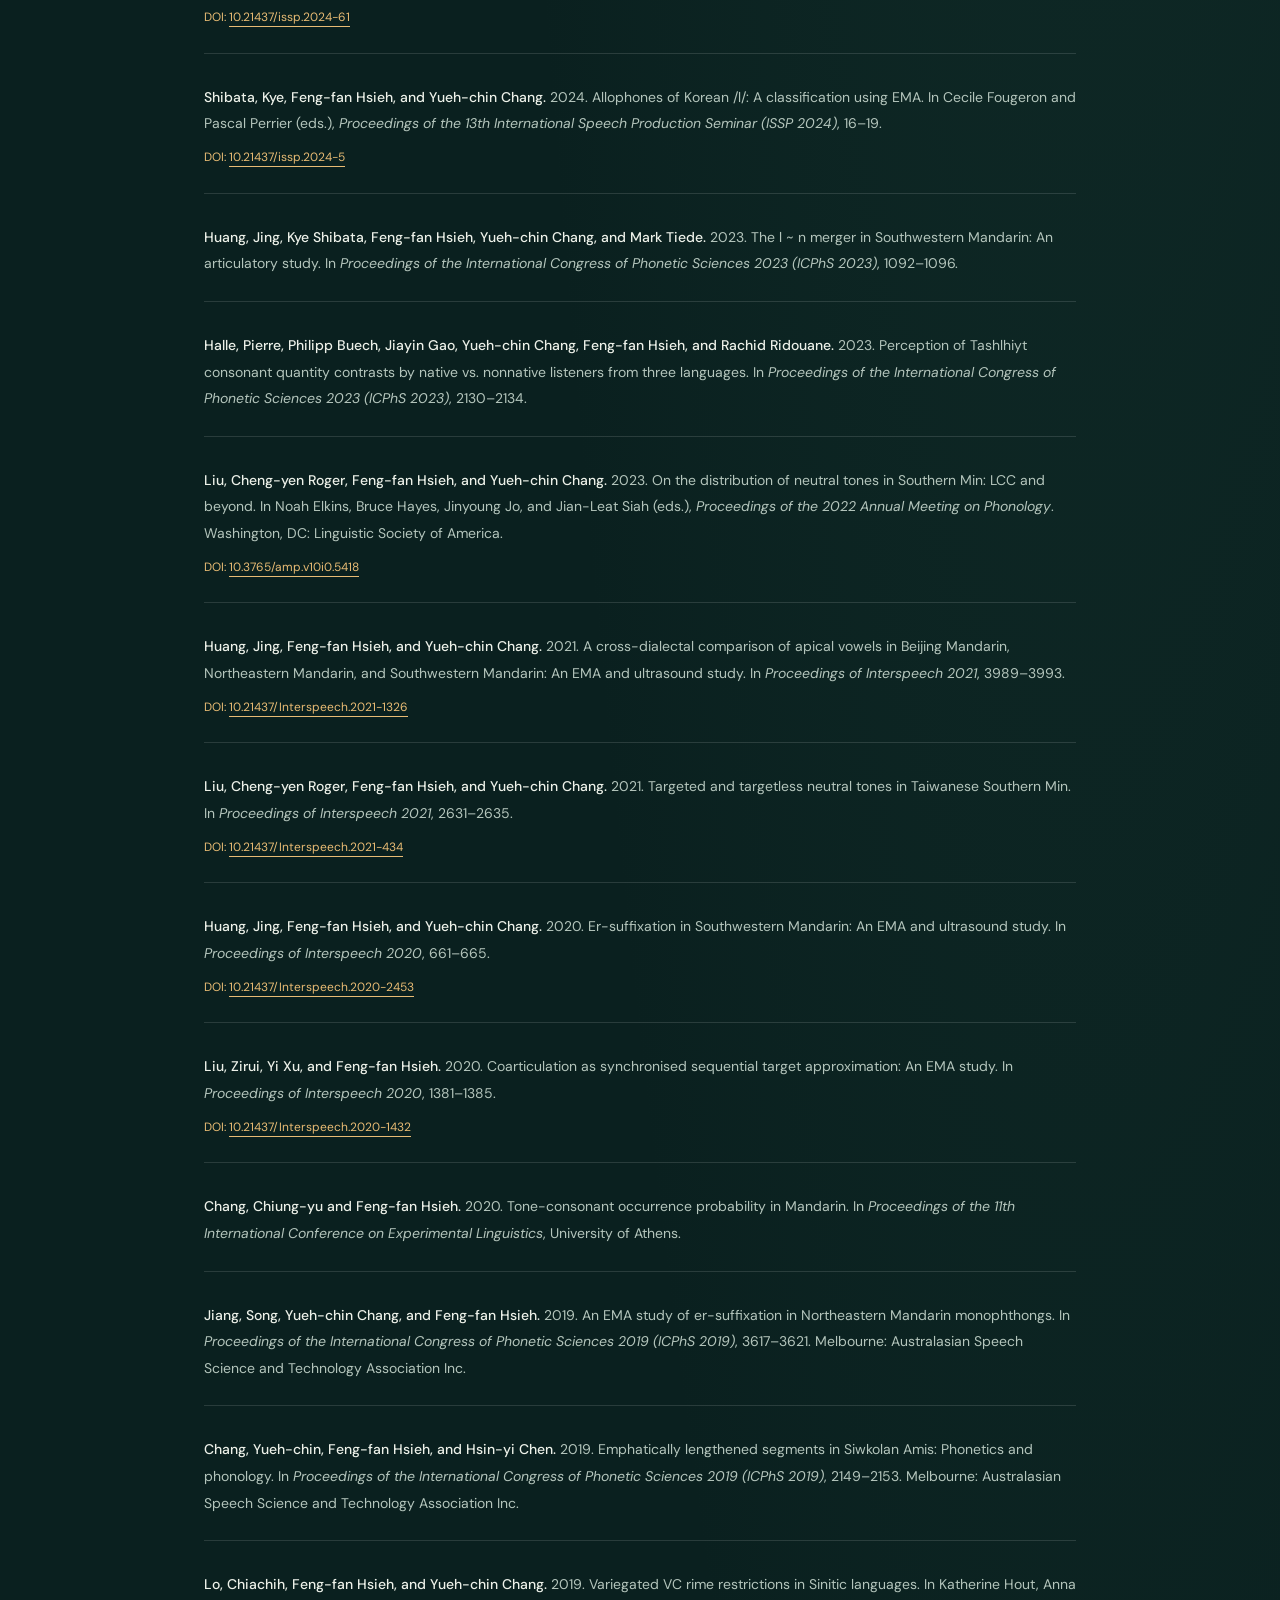
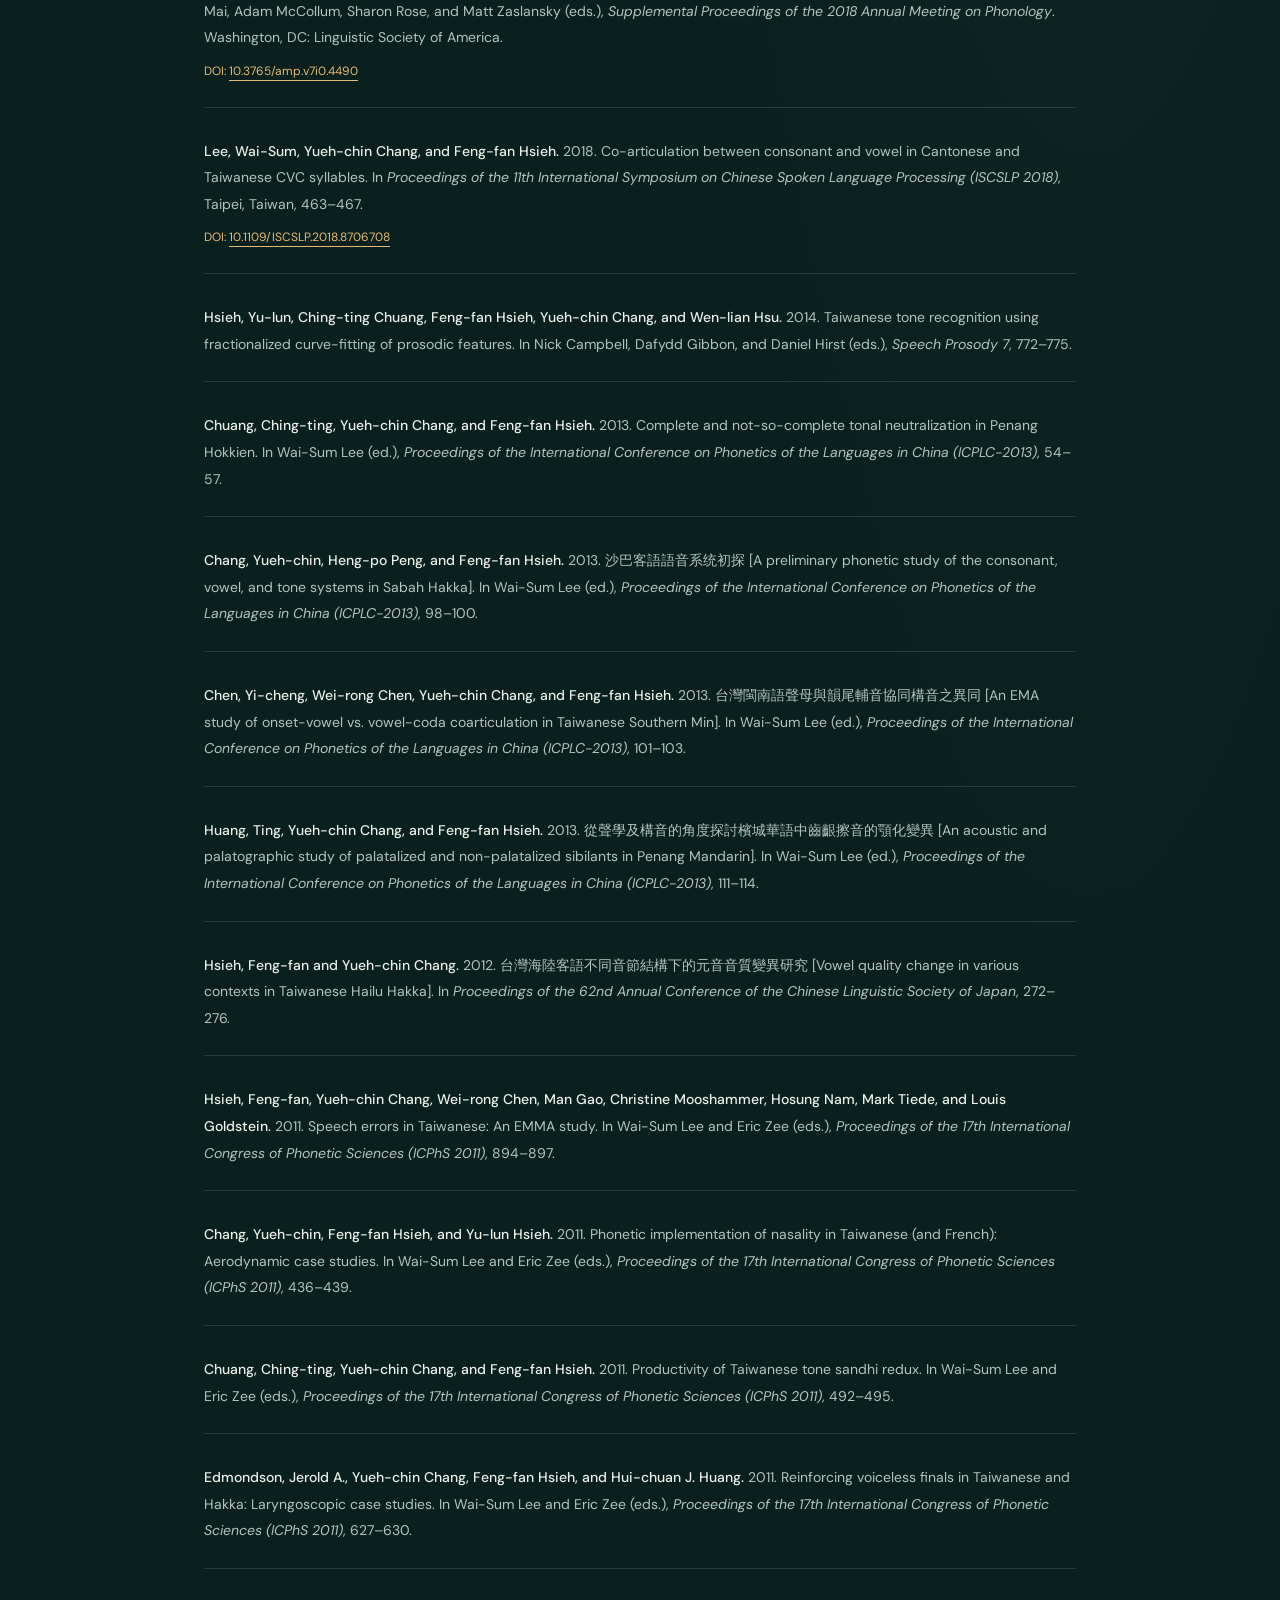
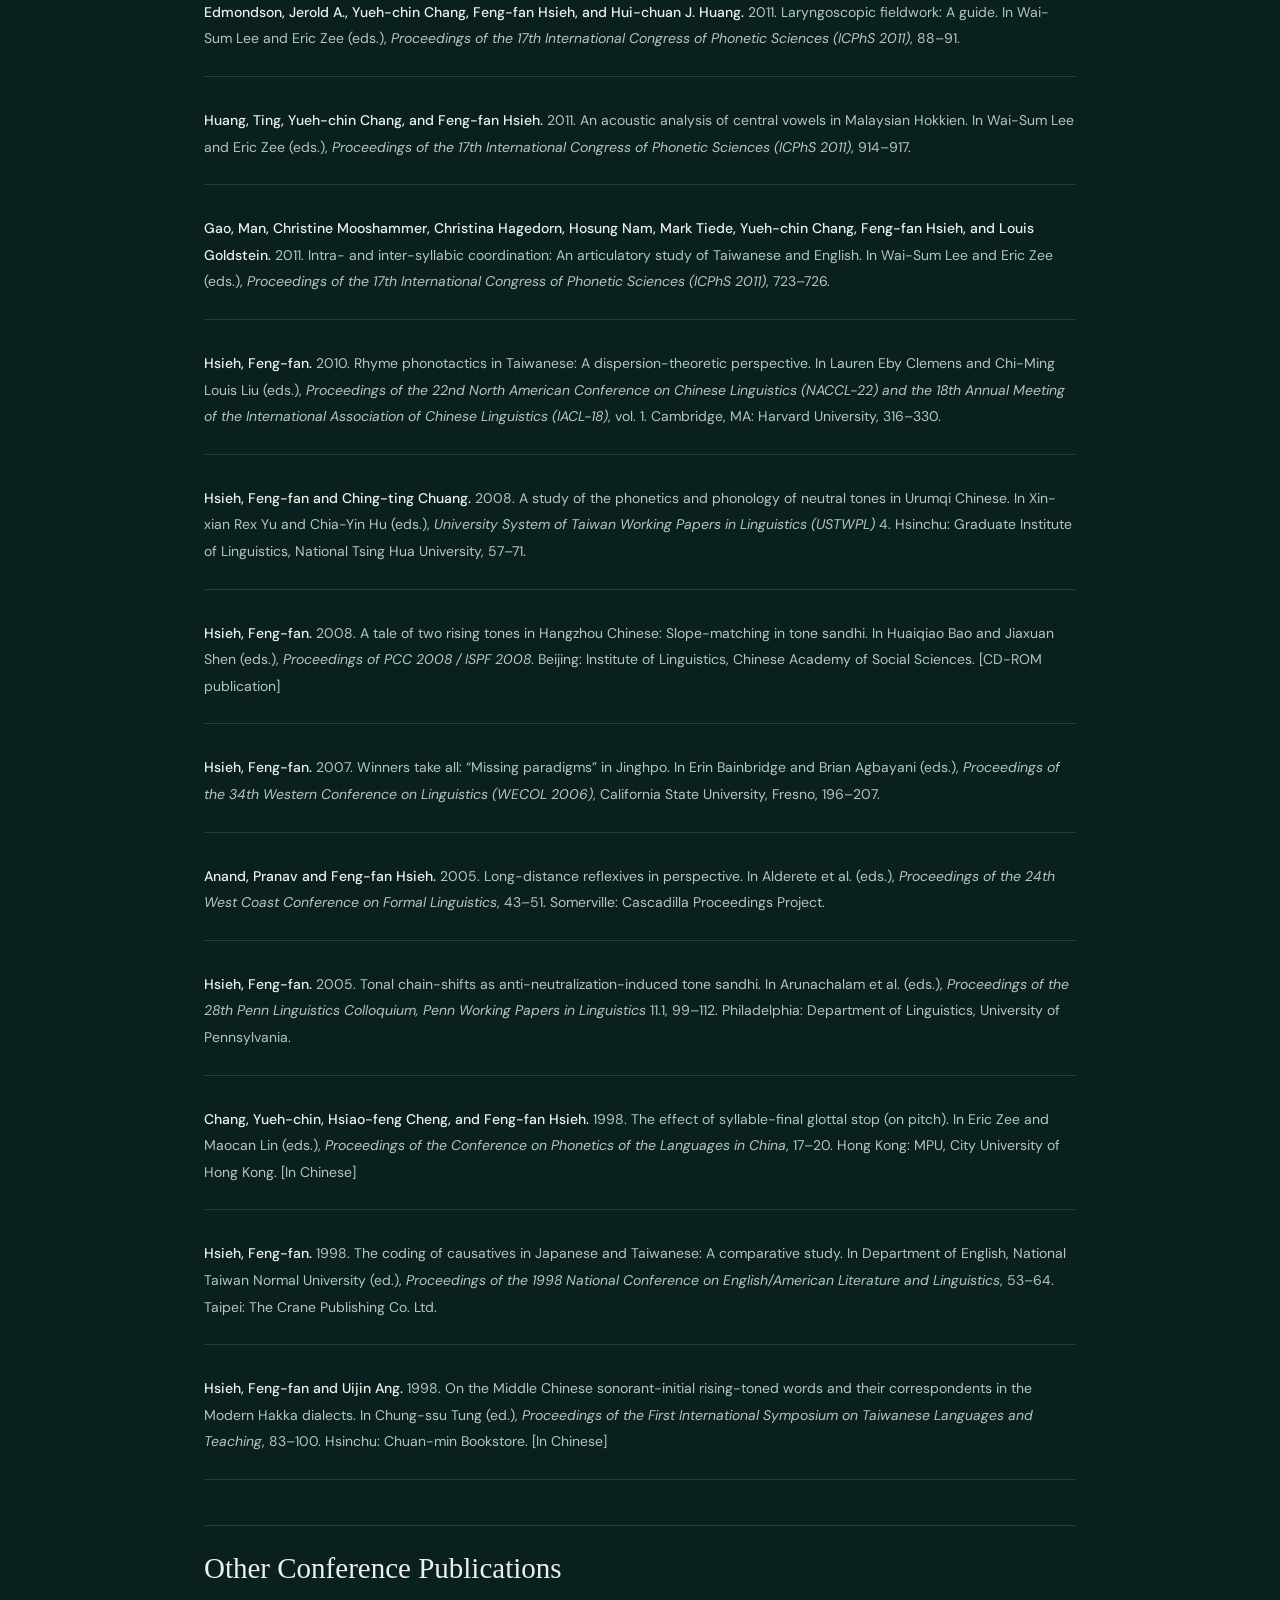
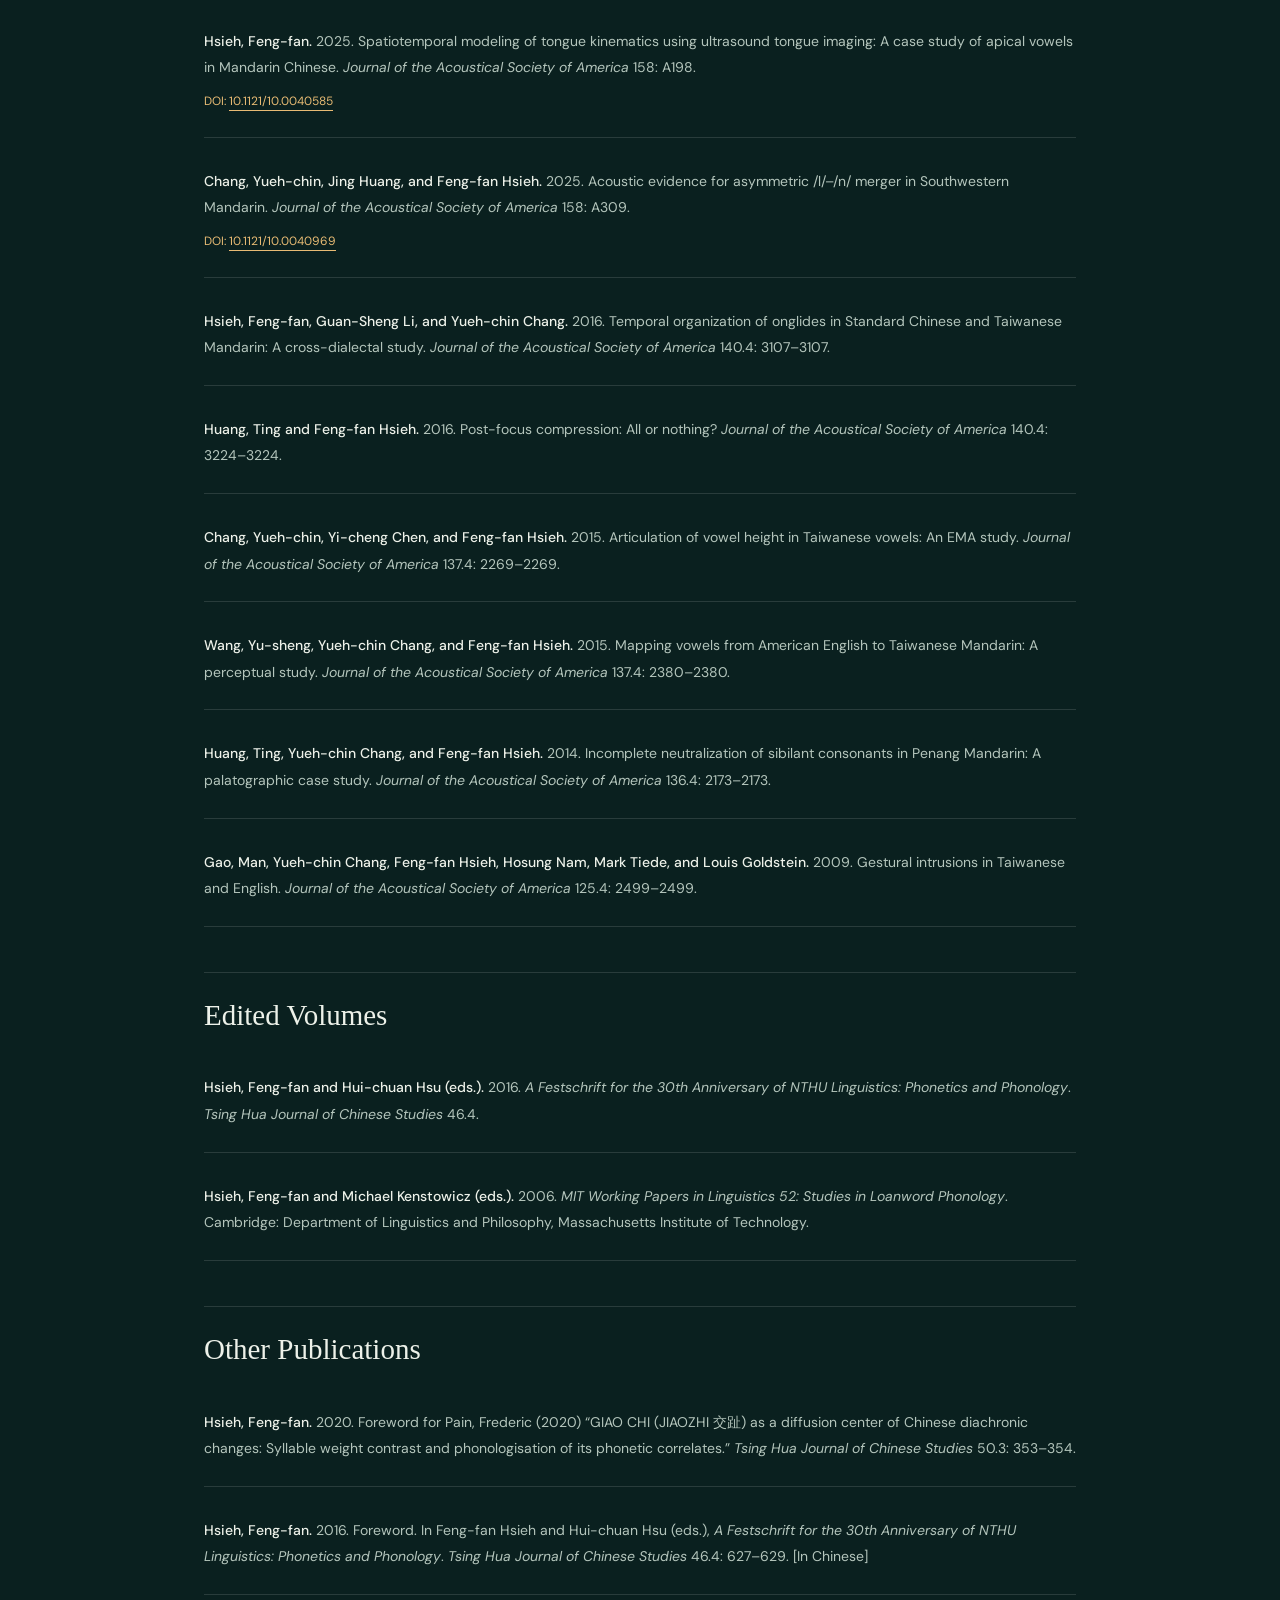
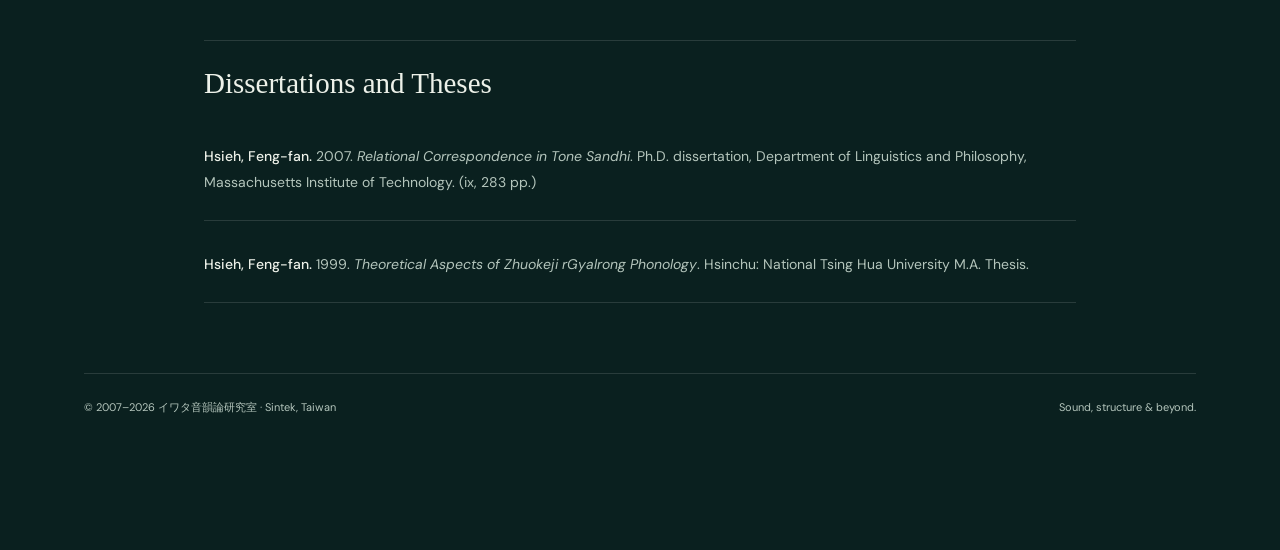
<file: publications.html>
<!doctype html><html lang="en"><head><meta charset="utf-8"><meta name="viewport" content="width=device-width,initial-scale=1"><title>Papers — Feng-fan Hsieh</title><meta name="description" content="Feng-fan Hsieh — phonological theory and experimental phonetics, Institute of Linguistics, National Tsing Hua University."><link rel="stylesheet" href="style.css"></head><body><a class="skip" href="#main">Skip to content</a><header class="site-header"><a class="brand" href="index.html"><span class="seal">謝</span>Feng-fan Hsieh</a><nav aria-label="Main navigation"><a href="index.html">Home</a><a href="publications.html" aria-current="page">Papers</a><a href="talks.html">Talks</a><button class="theme" aria-label="Switch to light appearance">◑</button></nav></header><main id="main" class="archive"><h1 class="page-title">Research Outputs</h1><div class="search"><label for="query" class="eyebrow">Search this archive</label><input type="search" id="query" placeholder="Search by author, title, year, or journal…"><p id="count" aria-live="polite"></p></div>

  <p class="lede">
    Publications, presentations, and research materials are also indexed on
    <a href="https://nthu.academia.edu/FengfanHsieh">Academia.edu</a>,
    <a href="https://www.researchgate.net/profile/Feng_Fan_Hsieh">ResearchGate</a>, and
    <a href="https://scholar.google.com/citations?user=pT2nn0MAAAAJ&hl=en">Google Scholar</a>.
  </p>

  

  <h2>Submitted Manuscripts</h2>

  <p class="entry"><strong>Hsieh, Feng-fan.</strong> Submitted. </em> Spanish Hermosa and the Problem of the Donor: A Source-Critical Study of the Manila Record. <em>Jounral of Monsoon Asian Studies</em>.</p> 
  
  <p class="entry"><strong>Hsieh, Feng-fan.</strong> Submitted. </em> The vowel-glide distinction in Taiwanese: Temporal compression rather than onset lag. <em>Laboratory Phonology</em>.</p>

  <p class="entry"><strong>Huang, Jing and Feng-fan Hsieh.</strong> Submitted. </em> Articulatory correlates of word-level prominence in Southwestern Mandarin. <em>Jounral of International Phonetic Association</em>.</p>

  <p class="entry"><strong>Shibata, Kye, Feng-fan Hsieh, Hui-chuan J. Huang, Paul McGuire, and Yueh-chin Chang.</strong> Under review. Articulatory characteristics of implosives in Bunun. A forthcoming volume on non-pulmonic consonants in the University of Toronto Press series <em>Studies in Phonetics and Phonology</em>.</p>

  <p class="entry"><strong>Siah, Jian-Leat, Sam Zukoff, and Feng-fan Hsieh.</strong> Under revision. Resolving reduplicative opacity in Malay nasal spreading: Argument for Base-Reduplicant correspondence theory. <em>Language</em>.</p>

  <h2>Works in Progress (Selected)</h2>

  <p class="entry"><strong>Chang, Chiung-yu and Feng-fan Hsieh.</strong> Under revision. Probabilistic consonant-tone interaction in Mandarin Chinese is not generalizable to nonwords. UMass Amherst and NTHU.</p>
  
  <p class="entry"><strong>Hsieh, Feng-fan.</strong> In preparation. Methods of laboratory phonology in the study of phonological tone. Invited contribution to <em>The Cambridge Companion to Phonological Tone</em>. NTHU.</p>

  <p class="entry"><strong>Hsieh, Feng-fan.</strong> In preparation. Complex or not complex? Split gestural organization of prenuclear glides in Standard Chinese. </em> NTHU. </p>

  <p class="entry"><strong>Hsieh, Feng-fan.</strong> In preparation.  Reverse Raddoppiamento Sintattico in Taiwanese: How stress-conditioned overlap at a weak juncture yields multiple alternations. </em> NTHU. </p>
  
  <p class="entry"><strong>Hsieh, Feng-fan and Po-rong Chen.</strong> In preparation. Where the lips belong: how two gestures split three categories in Cantonese. NTHU and University of Ottawa.</p>

  <h2>Journal Articles</h2>

  <p class="legend">(# = Invited submission; * = Corresponding author)</p>

  <p class="entry"><strong>Hsieh, Feng-fan.</strong> 2026. Spatiotemporal tongue kinematics from ultrasound imaging: Articulatory divergence in Mandarin apical vowels. <em>JASA Express Letters</em> 6.8: 085202.
  <span class="doi">DOI: <a href="https://doi.org/10.1121/10.0044524">10.1121/10.0044524</a></span>
  </p>
  <p class="entry"><strong>Shibata, Kye, Feng-fan Hsieh*, Yueh-chin Chang, and Mark Tiede.</strong> 2026. Improved measurement of lateral parasagittal articulation integrating three-dimensional palate shape. <em>Journal of Phonetics</em> 116: 101492.
    <span class="doi">DOI: <a href="https://doi.org/10.1016/j.wocn.2026.101492">10.1016/j.wocn.2026.101492</a></span>
  </p>

  <p class="entry"><strong>Hsieh, Feng-fan.</strong> 2025. Lenition in Taiwanese Southern Min at the syntax-phonology interface. <em>Journal of Chinese Linguistics</em> 53.2: 308–337.
    <span class="doi">DOI: <a href="https://doi.org/10.1353/jcl.2025.a963399">10.1353/jcl.2025.a963399</a></span>
  </p>

  <p class="entry"><strong>Sirintranon, Noppakao and Feng-fan Hsieh*.</strong> 2024. How word stress is realized in Thai: Evidence from the ordering of coordinate compounds. <em>The Linguistic Review</em> 41.2: 225–246.
    <span class="doi">DOI: <a href="https://doi.org/10.1515/tlr-2024-2008">10.1515/tlr-2024-2008</a></span>
  </p>

  <p class="entry"><strong>Huang, Jing, Feng-fan Hsieh*, Yueh-chin Chang, and Mark Tiede.</strong> 2024. On the two rhotic schwas in Southwestern Mandarin: When homophony meets morphology in articulation. <em>Phonetica</em> 81.1: 43–80.
    <span class="doi">DOI: <a href="https://doi.org/10.1515/phon-2022-0036">10.1515/phon-2022-0036</a></span>
  </p>

  <p class="entry"><strong>Chang, Chiung-yu* and Feng-fan Hsieh.</strong> 2022. Do subsyllabic units play a role in Mandarin spoken word recognition? Evidence from phonotactic processing. <em>Journal of Neurolinguistics</em> 64: 101089.
    <span class="doi">DOI: <a href="https://doi.org/10.1016/j.jneuroling.2022.101089">10.1016/j.jneuroling.2022.101089</a></span>
  </p>

  <p class="entry"><strong>Liu, Zirui*, Yi Xu, and Feng-fan Hsieh.</strong> 2022. Coarticulation as synchronised CV co-onset: Parallel evidence from articulation and acoustics. <em>Journal of Phonetics</em> 90: 101116.
    <span class="doi">DOI: <a href="https://doi.org/10.1016/j.wocn.2021.101116">10.1016/j.wocn.2021.101116</a></span>
  </p>

  <p class="entry"><strong>Xiong, Jiajuan and Feng-fan Hsieh.</strong> 2021. Same degree of intensification with different degrees of sentential projections. <em>Lingua Sinica</em> 7.1: 1–22.
    <span class="doi">DOI: <a href="https://doi.org/10.2478/linguasinica-2021-0001">10.2478/linguasinica-2021-0001</a></span>
  </p>

  <p class="entry"><strong>Hsieh, Feng-fan. #</strong> 2021. 论汉语有词重音 [On the existence of word stress in Mandarin Chinese]. <em>Studies in Prosodic Grammar</em> 7.1: 27–58.</p>

  <p class="entry"><strong>Hsieh, Feng-fan. #</strong> 2017. “声母参重”的语音及音系理据——兼论汉语介音能否参重 [A critical review of recent approaches to onset weight: With special reference to the “medial” (onglides) in Chinese]. <em>Studies in Prosodic Grammar</em> 2.2: 32–51.</p>

  <p class="entry"><strong>Huang, Ting, Yueh-chin Chang, and Feng-fan Hsieh.</strong> 2016. Articulatory characteristics of the coronal consonants in Malaysian Mandarin: With special reference to the non-“canonical” sibilants. <em>Tsing Hua Journal of Chinese Studies</em> 46.4: 743–783.
    <span class="doi">DOI: <a href="https://doi.org/10.6503/THJCS.2016.46(4).03">10.6503/THJCS.2016.46(4).03</a></span>
  </p>

  <p class="entry"><strong>Chang, Yueh-chin, Feng-fan Hsieh, Kai-yun Ou, and Yu-lun Hsieh.</strong> 2016. 臺灣華語鼻音及元音鼻化的氣流研究 [An aerodynamic study of the nasals and nasalization in Taiwanese Mandarin]. <em>Tsing Hua Journal of Chinese Studies</em> 46.4: 631–653.
    <span class="doi">DOI: <a href="https://doi.org/10.6503/THJCS.2016.46(4).01">10.6503/THJCS.2016.46(4).01</a></span>
  </p>

  <p class="entry"><strong>Hsieh, Feng-fan. #</strong> 2014. 借词音系学与汉语借词研究 [Loanword phonology: A Chinese perspective]. <em>Contemporary Linguistics</em> 16.3: 358–371.</p>

  <p class="entry"><strong>Hsieh, Feng-fan.</strong> 2012. Low vowel raising in Sinitic languages: Assimilation, reduction, or both? <em>Language and Linguistics</em> 13.4: 583–623.</p>

  <p class="entry"><strong>Chang, Yueh-chin and Feng-fan Hsieh. #</strong> 2012. Tonal coarticulation in Malaysian Hokkien: A typological anomaly? <em>The Linguistic Review</em> 29.1: 37–73.</p>

  <p class="entry"><strong>Hsieh, Feng-fan and Rint Sybesma.</strong> 2011. On the linearization of Chinese sentence-final particles: Max spell-out and why CP moves. <em>Korea Journal of Chinese Language and Literature</em> 48.3: 53–90.</p>

  <p class="entry"><strong>Hsieh, Feng-fan and Michael Kenstowicz. #</strong> 2008. Phonetic knowledge in tonal adaptation: Mandarin and English loanwords in Lhasa Tibetan. <em>Journal of East Asian Linguistics</em> 17.4: 279–297.</p>

  <h2>Book Chapters &amp; Papers in Edited Volumes</h2>

  <p class="entry"><strong>Hsieh, Feng-fan. #</strong> 2017. Loanword phonology. In <em>Encyclopedia of Chinese Language and Linguistics</em>, vol. 2, ed. by Rint Sybesma (Editor-in-Chief). Leiden: Brill, 624–629.</p>

  <p class="entry"><strong>Hsieh, Feng-fan. #</strong> 2017. Reduplication. In <em>Encyclopedia of Chinese Language and Linguistics</em>, vol. 3, ed. by Rint Sybesma (Editor-in-Chief). Leiden: Brill, 548–555.</p>

  <p class="entry"><strong>Hsieh, Feng-fan. #</strong> 2017. Transcribing foreign names. In <em>Encyclopedia of Chinese Language and Linguistics</em>, vol. 4, ed. by Rint Sybesma (Editor-in-Chief). Leiden: Brill, 391–396.</p>

  <p class="entry"><strong>Hsieh, Feng-fan. #</strong> 2014. Preservation of the marked as slope correspondence in Hangzhou Chinese disyllabic tone sandhi. In Yuchau E. Hsiao, Hui-chuan Hsu, Lian-Hee Wee, and Dah-an Ho (eds.), <em>Interfaces in Chinese Phonology: Festschrift in Honor of Matthew Y. Chen on His 70th Birthday</em>. Language and Linguistics Monograph Series W8. Taipei: Institute of Linguistics, Academia Sinica, 223–242.</p>

  <p class="entry"><strong>Hsieh, Feng-fan, Michael Kenstowicz, and Xiaomin Mou. #</strong> 2009. Mandarin adaptations of coda nasals in English loanwords. In Andrea Calabrese and W. Leo Wetzels (eds.), <em>Loan Phonology</em> (Current Issues in Linguistic Theory 307). Amsterdam: John Benjamins, 131–154.</p>

  <p class="entry"><strong>Hsieh, Feng-fan and Rint Sybesma. #</strong> 2008. 生成语法理论和汉语语气词研究 [Generative syntax and sentence-final particles in Chinese]. In Yang Shen and Shengli Feng (eds.), <em>Contemporary Linguistic Theories and Related Studies on Chinese</em>. Beijing: The Commercial Press, 364–374.</p>

  <p class="entry"><strong>Xiong, Jiajuan and Feng-fan Hsieh.</strong> 2021. Degree intensification and sentential functions in Chengdu Chinese. In Liu, M., Kit, C., and Su, Q. (eds.), <em>Chinese Lexical Semantics. CLSW 2020. Lecture Notes in Computer Science</em>, vol. 12278. Springer, Cham.
    <span class="doi">DOI: <a href="https://doi.org/10.1007/978-3-030-81197-6_7">10.1007/978-3-030-81197-6_7</a></span>
  </p>

  <p class="entry"><strong>Hsieh, Feng-fan.</strong> 2006. High infidelity: The non-mapping of Japanese accent onto Taiwanese tone. In Feng-fan Hsieh and Michael Kenstowicz (eds.), <em>MIT Working Papers in Linguistics 52: Studies in Loanword Phonology</em>. Cambridge: Department of Linguistics and Philosophy, Massachusetts Institute of Technology, 1–27.</p>

  <p class="entry"><strong>Hsieh, Feng-fan and Michael Kenstowicz.</strong> 2006. Phonetic knowledge in tonal adaptation: Standard Chinese and English loanwords into Lhasa Tibetan. In Feng-fan Hsieh and Michael Kenstowicz (eds.), <em>MIT Working Papers in Linguistics 52: Studies in Loanword Phonology</em>. Cambridge: Department of Linguistics and Philosophy, Massachusetts Institute of Technology, 29–64.</p>

<h2>Conference Proceedings</h2>

<p class="entry"><strong> McGuire, Paul, Michael Proctor, Feng-fan Hsieh, and Yueh-chin Chang. </strong> 2026. Lexical stress-conditioned spatiotemporal gestural coordination in L2 English. Poster to be presented at Interspeech 2026.  In <em>Proceedings of Interspeech 2026</em>, 7122-7126.
    <span class="doi">DOI: <a href="https://doi.org/10.21437/Interspeech.2026-3116">10.21437/Interspeech.2026-3116</a></span>
</p>
  
<p class="entry"><strong>Huang, Jing and Feng-fan Hsieh.</strong> 2025. An articulatory study of prenuclear glides in Southwestern Mandarin. In <em>Linguistic Proceedings Series 16(1): Proceedings of the 16th International Thematic Conference on Phonetic Research and Applications</em>, 37–40.
    <span class="doi">DOI: <a href="https://doi.org/10.36505/TheLinguisticProceedings/2025/16/01/010/000670">10.36505/TheLinguisticProceedings/2025/16/01/010/000670</a></span>
</p>

  <p class="entry"><strong>Huang, Jing, Feng-fan Hsieh, and Yueh-chin Chang.</strong> 2025. Articulatory variations in apical vowels in Southwestern Mandarin. In <em>Proceedings of Interspeech 2025</em>, 3494–3498.
    <span class="doi">DOI: <a href="https://doi.org/10.21437/Interspeech.2025-1810">10.21437/Interspeech.2025-1810</a></span>
  </p>

  <p class="entry"><strong>McGuire, Paul, Kye Shibata, Thanh Viet Cao, Feng-fan Hsieh, and Yueh-chin Chang.</strong> 2025. Supralaryngeal kinematics of implosives in Central Vietnamese: An EMA study. In <em>Proceedings of Interspeech 2025</em>, 3484–3488.
    <span class="doi">DOI: <a href="https://doi.org/10.21437/Interspeech.2025-1733">10.21437/Interspeech.2025-1733</a></span>
  </p>

  <p class="entry"><strong>Siah, Jian-Leat, Sam Zukoff, and Feng-fan Hsieh.</strong> 2025. Reduplicative opacity in Malay revisited: Preliminary phonetic evidence for variable “recopying” and BRCT. In Avelino, G., Balihaxi, M., Colvin, Q., Czarnecki, V., Joo, H., Wang, C., Zobarlar, U., Jardine, A., and McCollum, A. (eds.), <em>Proceedings of the 2023 and 2024 Annual Meetings on Phonology</em>. Amherst, Massachusetts: University of Massachusetts Amherst Libraries.
    <span class="doi">DOI: <a href="https://doi.org/10.7275/amphonology.3016">10.7275/amphonology.3016</a></span>
  </p>

  <p class="entry"><strong>Chen, Po-rong, Feng-fan Hsieh, and Yueh-chin Chang.</strong> 2024. C-G vs. C-V timing differences in Hong Kong Cantonese. In Cecile Fougeron and Pascal Perrier (eds.), <em>Proceedings of the 13th International Speech Production Seminar (ISSP 2024)</em>, 35–38.
    <span class="doi">DOI: <a href="https://doi.org/10.21437/issp.2024-10">10.21437/issp.2024-10</a></span>
  </p>

  <p class="entry"><strong>McGuire, Paul, Feng-fan Hsieh, and Yueh-chin Chang.</strong> 2024. Articulatory dynamics of lexical stress in L2 English: A case study of Taiwanese Mandarin speakers. In Cecile Fougeron and Pascal Perrier (eds.), <em>Proceedings of the 13th International Speech Production Seminar (ISSP 2024)</em>, 242–245.
    <span class="doi">DOI: <a href="https://doi.org/10.21437/issp.2024-61">10.21437/issp.2024-61</a></span>
  </p>

  <p class="entry"><strong>Shibata, Kye, Feng-fan Hsieh, and Yueh-chin Chang.</strong> 2024. Allophones of Korean /l/: A classification using EMA. In Cecile Fougeron and Pascal Perrier (eds.), <em>Proceedings of the 13th International Speech Production Seminar (ISSP 2024)</em>, 16–19.
    <span class="doi">DOI: <a href="https://doi.org/10.21437/issp.2024-5">10.21437/issp.2024-5</a></span>
  </p>

  <p class="entry"><strong>Huang, Jing, Kye Shibata, Feng-fan Hsieh, Yueh-chin Chang, and Mark Tiede.</strong> 2023. The l ~ n merger in Southwestern Mandarin: An articulatory study. In <em>Proceedings of the International Congress of Phonetic Sciences 2023 (ICPhS 2023)</em>, 1092–1096.</p>

  <p class="entry"><strong>Halle, Pierre, Philipp Buech, Jiayin Gao, Yueh-chin Chang, Feng-fan Hsieh, and Rachid Ridouane.</strong> 2023. Perception of Tashlhiyt consonant quantity contrasts by native vs. nonnative listeners from three languages. In <em>Proceedings of the International Congress of Phonetic Sciences 2023 (ICPhS 2023)</em>, 2130–2134.</p>

  <p class="entry"><strong>Liu, Cheng-yen Roger, Feng-fan Hsieh, and Yueh-chin Chang.</strong> 2023. On the distribution of neutral tones in Southern Min: LCC and beyond. In Noah Elkins, Bruce Hayes, Jinyoung Jo, and Jian-Leat Siah (eds.), <em>Proceedings of the 2022 Annual Meeting on Phonology</em>. Washington, DC: Linguistic Society of America.
    <span class="doi">DOI: <a href="https://doi.org/10.3765/amp.v10i0.5418">10.3765/amp.v10i0.5418</a></span>
  </p>

  <p class="entry"><strong>Huang, Jing, Feng-fan Hsieh, and Yueh-chin Chang.</strong> 2021. A cross-dialectal comparison of apical vowels in Beijing Mandarin, Northeastern Mandarin, and Southwestern Mandarin: An EMA and ultrasound study. In <em>Proceedings of Interspeech 2021</em>, 3989–3993.
    <span class="doi">DOI: <a href="https://doi.org/10.21437/Interspeech.2021-1326">10.21437/Interspeech.2021-1326</a></span>
  </p>

  <p class="entry"><strong>Liu, Cheng-yen Roger, Feng-fan Hsieh, and Yueh-chin Chang.</strong> 2021. Targeted and targetless neutral tones in Taiwanese Southern Min. In <em>Proceedings of Interspeech 2021</em>, 2631–2635.
    <span class="doi">DOI: <a href="https://doi.org/10.21437/Interspeech.2021-434">10.21437/Interspeech.2021-434</a></span>
  </p>

  <p class="entry"><strong>Huang, Jing, Feng-fan Hsieh, and Yueh-chin Chang.</strong> 2020. Er-suffixation in Southwestern Mandarin: An EMA and ultrasound study. In <em>Proceedings of Interspeech 2020</em>, 661–665.
    <span class="doi">DOI: <a href="http://dx.doi.org/10.21437/Interspeech.2020-2453">10.21437/Interspeech.2020-2453</a></span>
  </p>

  <p class="entry"><strong>Liu, Zirui, Yi Xu, and Feng-fan Hsieh.</strong> 2020. Coarticulation as synchronised sequential target approximation: An EMA study. In <em>Proceedings of Interspeech 2020</em>, 1381–1385.
    <span class="doi">DOI: <a href="http://dx.doi.org/10.21437/Interspeech.2020-1432">10.21437/Interspeech.2020-1432</a></span>
  </p>

  <p class="entry"><strong>Chang, Chiung-yu and Feng-fan Hsieh.</strong> 2020. Tone-consonant occurrence probability in Mandarin. In <em>Proceedings of the 11th International Conference on Experimental Linguistics</em>, University of Athens.</p>

  <p class="entry"><strong>Jiang, Song, Yueh-chin Chang, and Feng-fan Hsieh.</strong> 2019. An EMA study of er-suffixation in Northeastern Mandarin monophthongs. In <em>Proceedings of the International Congress of Phonetic Sciences 2019 (ICPhS 2019)</em>, 3617–3621. Melbourne: Australasian Speech Science and Technology Association Inc.</p>

  <p class="entry"><strong>Chang, Yueh-chin, Feng-fan Hsieh, and Hsin-yi Chen.</strong> 2019. Emphatically lengthened segments in Siwkolan Amis: Phonetics and phonology. In <em>Proceedings of the International Congress of Phonetic Sciences 2019 (ICPhS 2019)</em>, 2149–2153. Melbourne: Australasian Speech Science and Technology Association Inc.</p>

  <p class="entry"><strong>Lo, Chiachih, Feng-fan Hsieh, and Yueh-chin Chang.</strong> 2019. Variegated VC rime restrictions in Sinitic languages. In Katherine Hout, Anna Mai, Adam McCollum, Sharon Rose, and Matt Zaslansky (eds.), <em>Supplemental Proceedings of the 2018 Annual Meeting on Phonology</em>. Washington, DC: Linguistic Society of America.
    <span class="doi">DOI: <a href="https://doi.org/10.3765/amp.v7i0.4490">10.3765/amp.v7i0.4490</a></span>
  </p>

  <p class="entry"><strong>Lee, Wai-Sum, Yueh-chin Chang, and Feng-fan Hsieh.</strong> 2018. Co-articulation between consonant and vowel in Cantonese and Taiwanese CVC syllables. In <em>Proceedings of the 11th International Symposium on Chinese Spoken Language Processing (ISCSLP 2018)</em>, Taipei, Taiwan, 463–467.
    <span class="doi">DOI: <a href="https://doi.org/10.1109/ISCSLP.2018.8706708">10.1109/ISCSLP.2018.8706708</a></span>
  </p>

  <p class="entry"><strong>Hsieh, Yu-lun, Ching-ting Chuang, Feng-fan Hsieh, Yueh-chin Chang, and Wen-lian Hsu.</strong> 2014. Taiwanese tone recognition using fractionalized curve-fitting of prosodic features. In Nick Campbell, Dafydd Gibbon, and Daniel Hirst (eds.), <em>Speech Prosody 7</em>, 772–775.</p>

  <p class="entry"><strong>Chuang, Ching-ting, Yueh-chin Chang, and Feng-fan Hsieh.</strong> 2013. Complete and not-so-complete tonal neutralization in Penang Hokkien. In Wai-Sum Lee (ed.), <em>Proceedings of the International Conference on Phonetics of the Languages in China (ICPLC-2013)</em>, 54–57.</p>

  <p class="entry"><strong>Chang, Yueh-chin, Heng-po Peng, and Feng-fan Hsieh.</strong> 2013. 沙巴客語語音系统初探 [A preliminary phonetic study of the consonant, vowel, and tone systems in Sabah Hakka]. In Wai-Sum Lee (ed.), <em>Proceedings of the International Conference on Phonetics of the Languages in China (ICPLC-2013)</em>, 98–100.</p>

  <p class="entry"><strong>Chen, Yi-cheng, Wei-rong Chen, Yueh-chin Chang, and Feng-fan Hsieh.</strong> 2013. 台灣閩南語聲母與韻尾輔音協同構音之異同 [An EMA study of onset-vowel vs. vowel-coda coarticulation in Taiwanese Southern Min]. In Wai-Sum Lee (ed.), <em>Proceedings of the International Conference on Phonetics of the Languages in China (ICPLC-2013)</em>, 101–103.</p>

  <p class="entry"><strong>Huang, Ting, Yueh-chin Chang, and Feng-fan Hsieh.</strong> 2013. 從聲學及構音的角度探討檳城華語中齒齦擦音的顎化變異 [An acoustic and palatographic study of palatalized and non-palatalized sibilants in Penang Mandarin]. In Wai-Sum Lee (ed.), <em>Proceedings of the International Conference on Phonetics of the Languages in China (ICPLC-2013)</em>, 111–114.</p>

  <p class="entry"><strong>Hsieh, Feng-fan and Yueh-chin Chang.</strong> 2012. 台灣海陸客語不同音節結構下的元音音質變異研究 [Vowel quality change in various contexts in Taiwanese Hailu Hakka]. In <em>Proceedings of the 62nd Annual Conference of the Chinese Linguistic Society of Japan</em>, 272–276.</p>

  <p class="entry"><strong>Hsieh, Feng-fan, Yueh-chin Chang, Wei-rong Chen, Man Gao, Christine Mooshammer, Hosung Nam, Mark Tiede, and Louis Goldstein.</strong> 2011. Speech errors in Taiwanese: An EMMA study. In Wai-Sum Lee and Eric Zee (eds.), <em>Proceedings of the 17th International Congress of Phonetic Sciences (ICPhS 2011)</em>, 894–897.</p>

  <p class="entry"><strong>Chang, Yueh-chin, Feng-fan Hsieh, and Yu-lun Hsieh.</strong> 2011. Phonetic implementation of nasality in Taiwanese (and French): Aerodynamic case studies. In Wai-Sum Lee and Eric Zee (eds.), <em>Proceedings of the 17th International Congress of Phonetic Sciences (ICPhS 2011)</em>, 436–439.</p>

  <p class="entry"><strong>Chuang, Ching-ting, Yueh-chin Chang, and Feng-fan Hsieh.</strong> 2011. Productivity of Taiwanese tone sandhi redux. In Wai-Sum Lee and Eric Zee (eds.), <em>Proceedings of the 17th International Congress of Phonetic Sciences (ICPhS 2011)</em>, 492–495.</p>

  <p class="entry"><strong>Edmondson, Jerold A., Yueh-chin Chang, Feng-fan Hsieh, and Hui-chuan J. Huang.</strong> 2011. Reinforcing voiceless finals in Taiwanese and Hakka: Laryngoscopic case studies. In Wai-Sum Lee and Eric Zee (eds.), <em>Proceedings of the 17th International Congress of Phonetic Sciences (ICPhS 2011)</em>, 627–630.</p>

  <p class="entry"><strong>Edmondson, Jerold A., Yueh-chin Chang, Feng-fan Hsieh, and Hui-chuan J. Huang.</strong> 2011. Laryngoscopic fieldwork: A guide. In Wai-Sum Lee and Eric Zee (eds.), <em>Proceedings of the 17th International Congress of Phonetic Sciences (ICPhS 2011)</em>, 88–91.</p>

  <p class="entry"><strong>Huang, Ting, Yueh-chin Chang, and Feng-fan Hsieh.</strong> 2011. An acoustic analysis of central vowels in Malaysian Hokkien. In Wai-Sum Lee and Eric Zee (eds.), <em>Proceedings of the 17th International Congress of Phonetic Sciences (ICPhS 2011)</em>, 914–917.</p>

  <p class="entry"><strong>Gao, Man, Christine Mooshammer, Christina Hagedorn, Hosung Nam, Mark Tiede, Yueh-chin Chang, Feng-fan Hsieh, and Louis Goldstein.</strong> 2011. Intra- and inter-syllabic coordination: An articulatory study of Taiwanese and English. In Wai-Sum Lee and Eric Zee (eds.), <em>Proceedings of the 17th International Congress of Phonetic Sciences (ICPhS 2011)</em>, 723–726.</p>

  <p class="entry"><strong>Hsieh, Feng-fan.</strong> 2010. Rhyme phonotactics in Taiwanese: A dispersion-theoretic perspective. In Lauren Eby Clemens and Chi-Ming Louis Liu (eds.), <em>Proceedings of the 22nd North American Conference on Chinese Linguistics (NACCL-22) and the 18th Annual Meeting of the International Association of Chinese Linguistics (IACL-18)</em>, vol. 1. Cambridge, MA: Harvard University, 316–330.</p>

  <p class="entry"><strong>Hsieh, Feng-fan and Ching-ting Chuang.</strong> 2008. A study of the phonetics and phonology of neutral tones in Urumqi Chinese. In Xin-xian Rex Yu and Chia-Yin Hu (eds.), <em>University System of Taiwan Working Papers in Linguistics (USTWPL)</em> 4. Hsinchu: Graduate Institute of Linguistics, National Tsing Hua University, 57–71.</p>

  <p class="entry"><strong>Hsieh, Feng-fan.</strong> 2008. A tale of two rising tones in Hangzhou Chinese: Slope-matching in tone sandhi. In Huaiqiao Bao and Jiaxuan Shen (eds.), <em>Proceedings of PCC 2008 / ISPF 2008</em>. Beijing: Institute of Linguistics, Chinese Academy of Social Sciences. [CD-ROM publication]</p>

  <p class="entry"><strong>Hsieh, Feng-fan.</strong> 2007. Winners take all: “Missing paradigms” in Jinghpo. In Erin Bainbridge and Brian Agbayani (eds.), <em>Proceedings of the 34th Western Conference on Linguistics (WECOL 2006)</em>, California State University, Fresno, 196–207.</p>

  <p class="entry"><strong>Anand, Pranav and Feng-fan Hsieh.</strong> 2005. Long-distance reflexives in perspective. In Alderete et al. (eds.), <em>Proceedings of the 24th West Coast Conference on Formal Linguistics</em>, 43–51. Somerville: Cascadilla Proceedings Project.</p>

  <p class="entry"><strong>Hsieh, Feng-fan.</strong> 2005. Tonal chain-shifts as anti-neutralization-induced tone sandhi. In Arunachalam et al. (eds.), <em>Proceedings of the 28th Penn Linguistics Colloquium, Penn Working Papers in Linguistics</em> 11.1, 99–112. Philadelphia: Department of Linguistics, University of Pennsylvania.</p>

  <p class="entry"><strong>Chang, Yueh-chin, Hsiao-feng Cheng, and Feng-fan Hsieh.</strong> 1998. The effect of syllable-final glottal stop (on pitch). In Eric Zee and Maocan Lin (eds.), <em>Proceedings of the Conference on Phonetics of the Languages in China</em>, 17–20. Hong Kong: MPU, City University of Hong Kong. [In Chinese]</p>

  <p class="entry"><strong>Hsieh, Feng-fan.</strong> 1998. The coding of causatives in Japanese and Taiwanese: A comparative study. In Department of English, National Taiwan Normal University (ed.), <em>Proceedings of the 1998 National Conference on English/American Literature and Linguistics</em>, 53–64. Taipei: The Crane Publishing Co. Ltd.</p>

  <p class="entry"><strong>Hsieh, Feng-fan and Uijin Ang.</strong> 1998. On the Middle Chinese sonorant-initial rising-toned words and their correspondents in the Modern Hakka dialects. In Chung-ssu Tung (ed.), <em>Proceedings of the First International Symposium on Taiwanese Languages and Teaching</em>, 83–100. Hsinchu: Chuan-min Bookstore. [In Chinese]</p>

  <h2>Other Conference Publications</h2>

<p class="entry"><strong>Hsieh, Feng-fan.</strong> 2025. Spatiotemporal modeling of tongue kinematics using ultrasound tongue imaging: A case study of apical vowels in Mandarin Chinese. <em>Journal of the Acoustical Society of America</em> 158: A198.
    <span class="doi">DOI: <a href="https://doi.org/10.1121/10.0040585">10.1121/10.0040585</a></span>
  </p>

  <p class="entry"><strong>Chang, Yueh-chin, Jing Huang, and Feng-fan Hsieh.</strong> 2025. Acoustic evidence for asymmetric /l/–/n/ merger in Southwestern Mandarin. <em>Journal of the Acoustical Society of America</em> 158: A309.
    <span class="doi">DOI: <a href="https://doi.org/10.1121/10.0040969">10.1121/10.0040969</a></span>
  </p>
  
  <p class="entry"><strong>Hsieh, Feng-fan, Guan-Sheng Li, and Yueh-chin Chang.</strong> 2016. Temporal organization of onglides in Standard Chinese and Taiwanese Mandarin: A cross-dialectal study. <em>Journal of the Acoustical Society of America</em> 140.4: 3107–3107.</p>

  <p class="entry"><strong>Huang, Ting and Feng-fan Hsieh.</strong> 2016. Post-focus compression: All or nothing? <em>Journal of the Acoustical Society of America</em> 140.4: 3224–3224.</p>

  <p class="entry"><strong>Chang, Yueh-chin, Yi-cheng Chen, and Feng-fan Hsieh.</strong> 2015. Articulation of vowel height in Taiwanese vowels: An EMA study. <em>Journal of the Acoustical Society of America</em> 137.4: 2269–2269.</p>

  <p class="entry"><strong>Wang, Yu-sheng, Yueh-chin Chang, and Feng-fan Hsieh.</strong> 2015. Mapping vowels from American English to Taiwanese Mandarin: A perceptual study. <em>Journal of the Acoustical Society of America</em> 137.4: 2380–2380.</p>

  <p class="entry"><strong>Huang, Ting, Yueh-chin Chang, and Feng-fan Hsieh.</strong> 2014. Incomplete neutralization of sibilant consonants in Penang Mandarin: A palatographic case study. <em>Journal of the Acoustical Society of America</em> 136.4: 2173–2173.</p>

  <p class="entry"><strong>Gao, Man, Yueh-chin Chang, Feng-fan Hsieh, Hosung Nam, Mark Tiede, and Louis Goldstein.</strong> 2009. Gestural intrusions in Taiwanese and English. <em>Journal of the Acoustical Society of America</em> 125.4: 2499–2499.</p>

  <h2>Edited Volumes</h2>

  <p class="entry"><strong>Hsieh, Feng-fan and Hui-chuan Hsu (eds.).</strong> 2016. <em>A Festschrift for the 30th Anniversary of NTHU Linguistics: Phonetics and Phonology</em>. <em>Tsing Hua Journal of Chinese Studies</em> 46.4.</p>

  <p class="entry"><strong>Hsieh, Feng-fan and Michael Kenstowicz (eds.).</strong> 2006. <em>MIT Working Papers in Linguistics 52: Studies in Loanword Phonology</em>. Cambridge: Department of Linguistics and Philosophy, Massachusetts Institute of Technology.</p>

  <h2>Other Publications</h2>

  <p class="entry"><strong>Hsieh, Feng-fan.</strong> 2020. Foreword for Pain, Frederic (2020) “GIAO CHI (JIAOZHI 交趾) as a diffusion center of Chinese diachronic changes: Syllable weight contrast and phonologisation of its phonetic correlates.” <em>Tsing Hua Journal of Chinese Studies</em> 50.3: 353–354.</p>

  <p class="entry"><strong>Hsieh, Feng-fan.</strong> 2016. Foreword. In Feng-fan Hsieh and Hui-chuan Hsu (eds.), <em>A Festschrift for the 30th Anniversary of NTHU Linguistics: Phonetics and Phonology</em>. <em>Tsing Hua Journal of Chinese Studies</em> 46.4: 627–629. [In Chinese]</p>

  <h2>Dissertations and Theses</h2>

  <p class="entry"><strong>Hsieh, Feng-fan.</strong> 2007. <em>Relational Correspondence in Tone Sandhi</em>. Ph.D. dissertation, Department of Linguistics and Philosophy, Massachusetts Institute of Technology. (ix, 283 pp.)</p>

  <p class="entry"><strong>Hsieh, Feng-fan.</strong> 1999. <em>Theoretical Aspects of Zhuokeji rGyalrong Phonology</em>. Hsinchu: National Tsing Hua University M.A. Thesis.</p>

  </main><script>const q=document.querySelector('#query'),items=[...document.querySelectorAll('.entry')],count=document.querySelector('#count');function filter(){let n=0;items.forEach(el=>{el.hidden=!el.textContent.toLowerCase().includes(q.value.toLowerCase());if(!el.hidden)n++});count.textContent=n+' records'+(q.value?' matching your search':'');}q.addEventListener('input',filter);filter();</script><div class="container"><footer><span>© 2007–2026 イワタ音韻論研究室 · Sintek, Taiwan</span><span>Sound, structure & beyond.</span></footer></div><div class="dock-wrap"><nav class="dock" aria-label="Quick links"><a href="index.html"><b>⌂</b> Home</a><a href="publications.html"><b>▤</b> Papers</a><a href="talks.html"><b>◉</b> Talks</a><a href="mailto:siahonghoan@faculty.hss.nthu.edu.tw"><b>↗</b> Email</a></nav></div><script src="site.js"></script><!-- Default Statcounter code for FF
http://mx.nthu.edu.tw/~ffhsieh/ -->
<script type="text/javascript">
var sc_project=11116420;
var sc_invisible=1;
var sc_security="f65a92ea";
</script>
<script type="text/javascript" src="https://www.statcounter.com/counter/counter.js" async></script>
<noscript><div class="statcounter"><a title="Web Analytics" href="https://statcounter.com/" target="_blank"><img class="statcounter" src="https://c.statcounter.com/11116420/0/f65a92ea/1/" alt="Web Analytics" referrerPolicy="no-referrer-when-downgrade"></a></div></noscript>
<!-- End of Statcounter Code --></body></html>
</file>
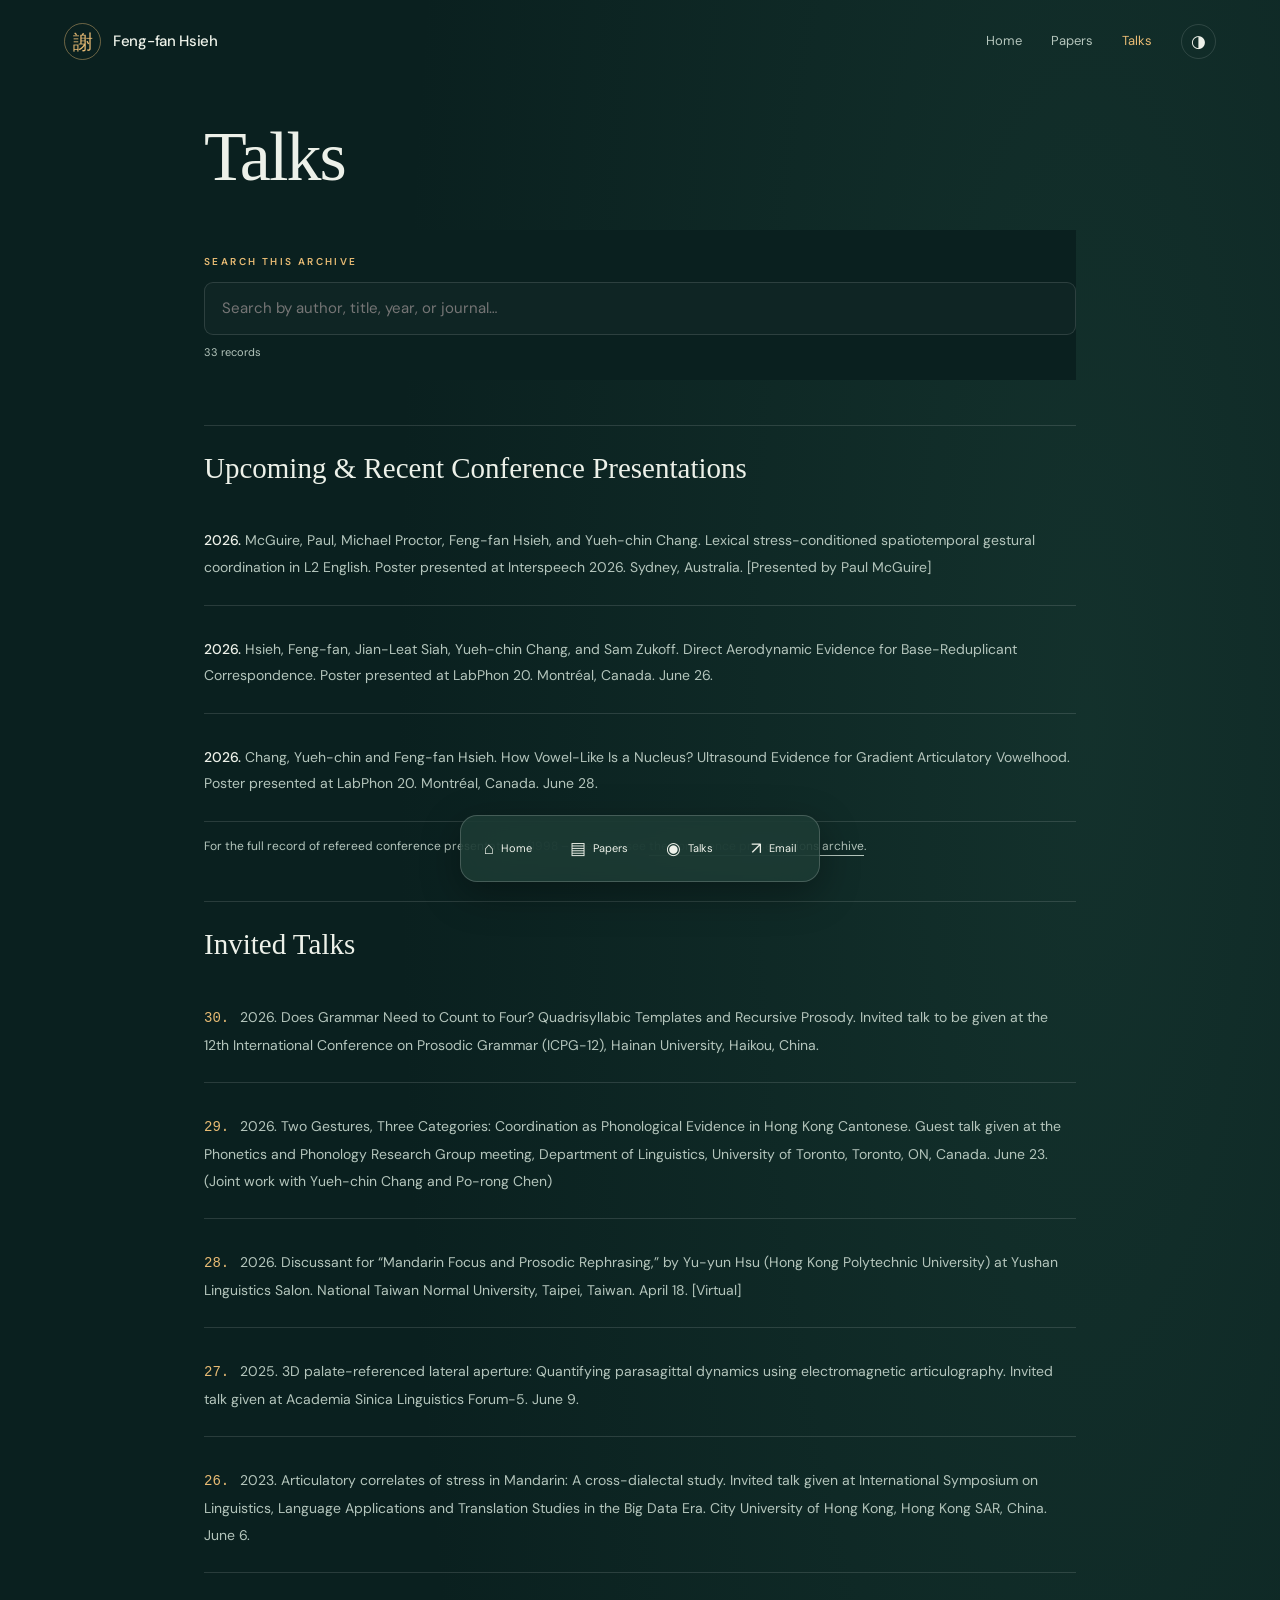
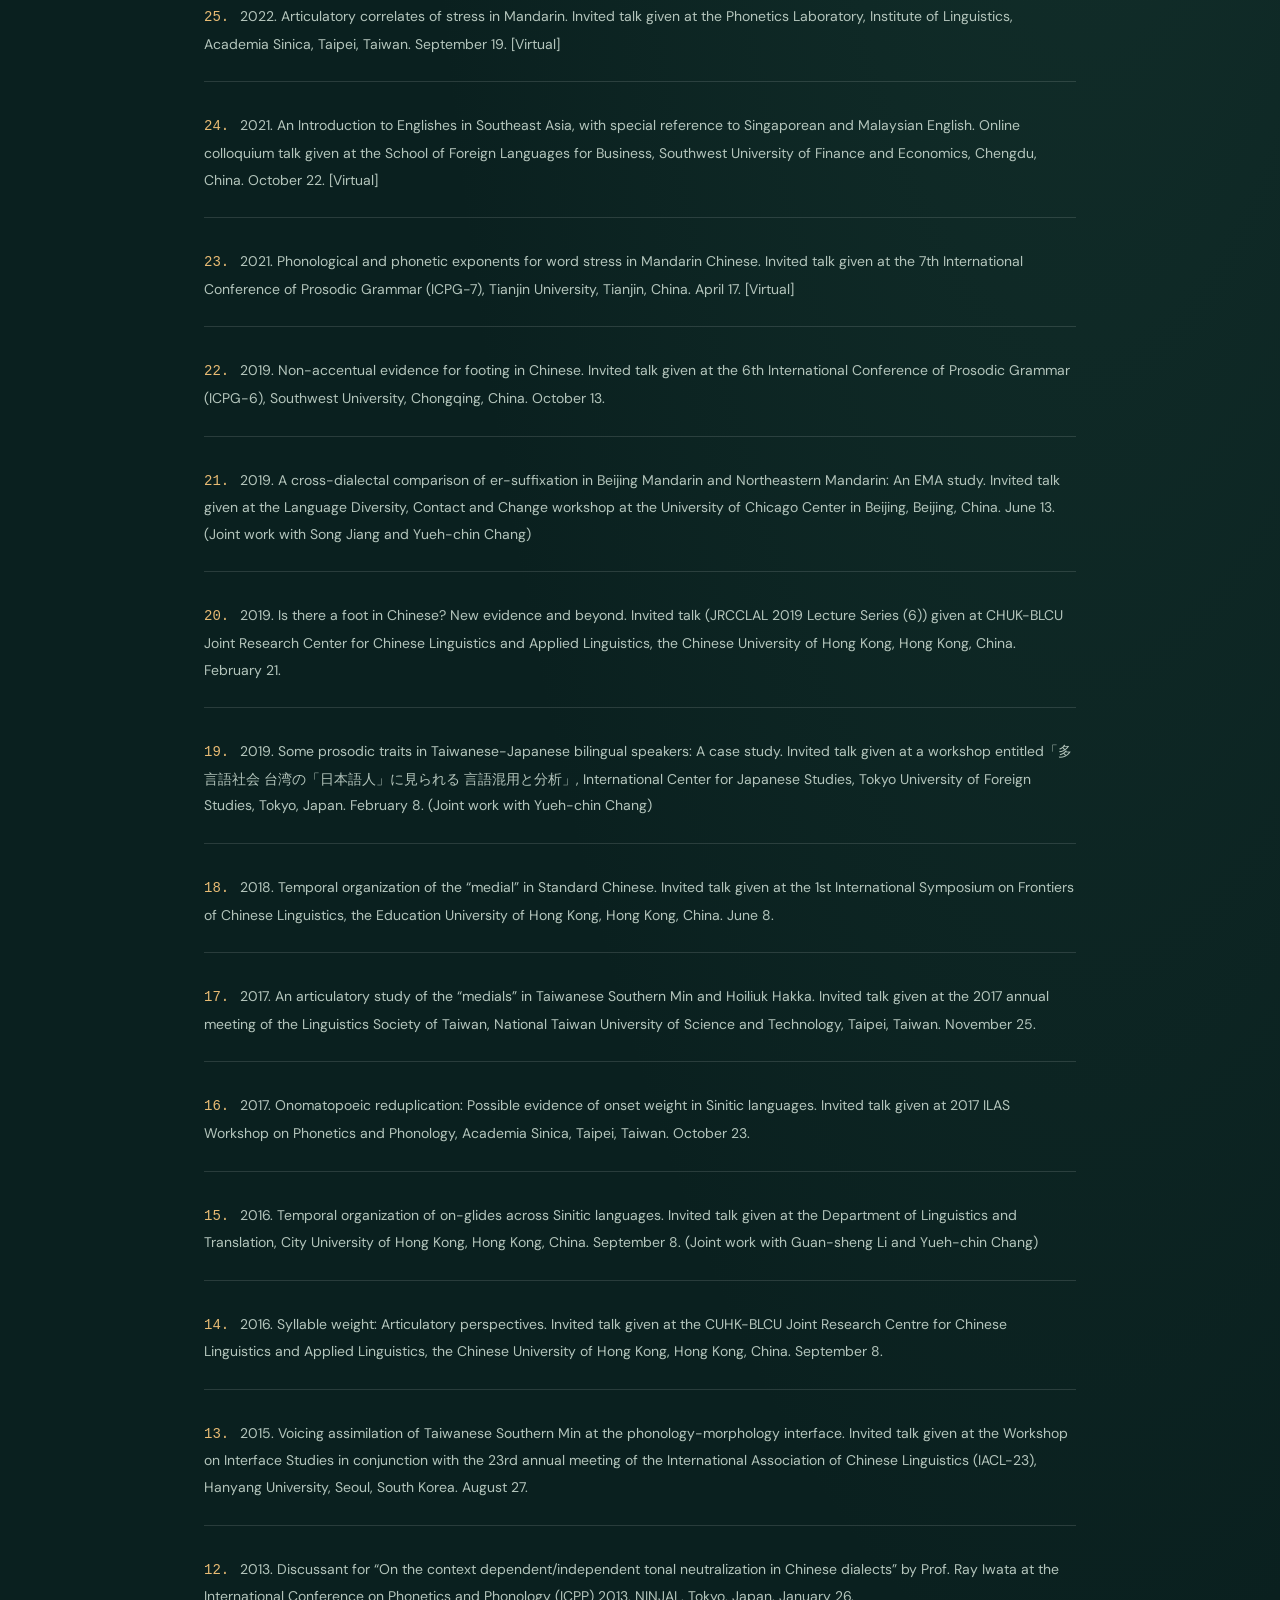
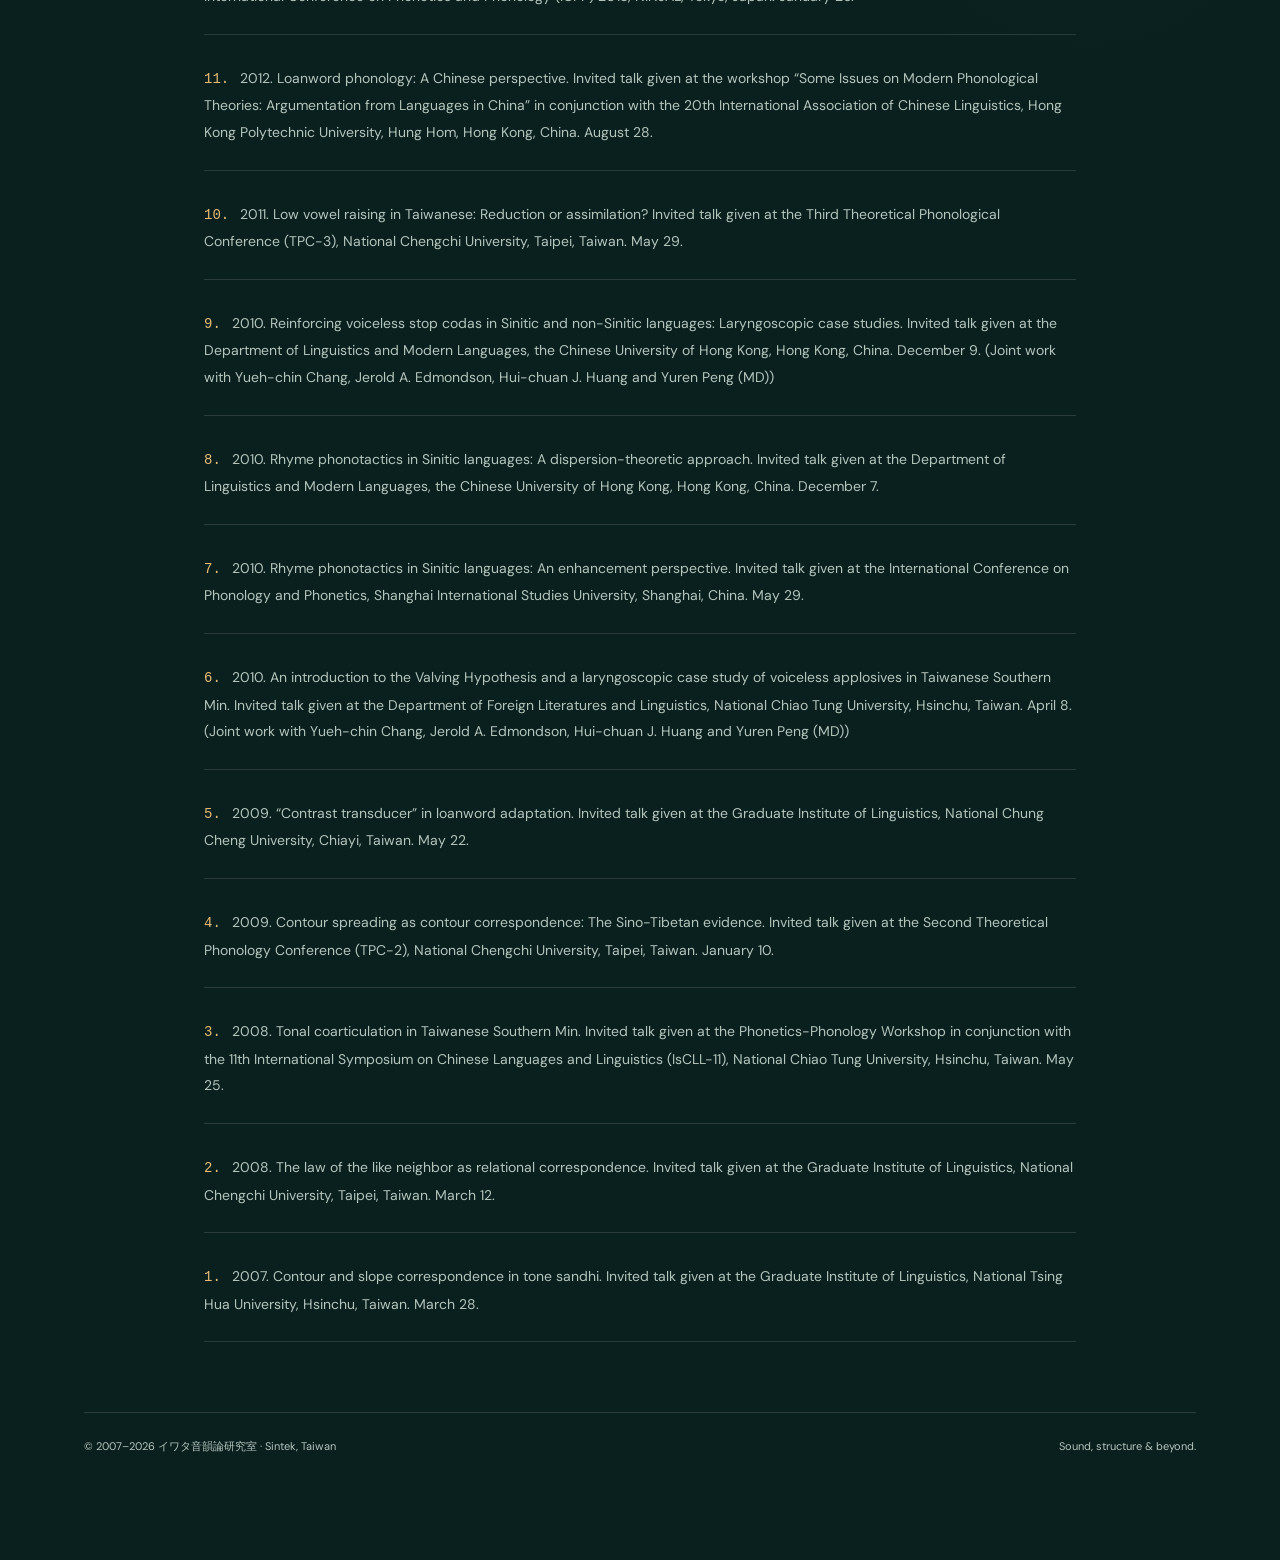
<file: talks.html>
<!doctype html><html lang="en"><head><meta charset="utf-8"><meta name="viewport" content="width=device-width,initial-scale=1"><title>Talks — Feng-fan Hsieh</title><meta name="description" content="Feng-fan Hsieh — phonological theory and experimental phonetics, Institute of Linguistics, National Tsing Hua University."><link rel="stylesheet" href="style.css"></head><body><a class="skip" href="#main">Skip to content</a><header class="site-header"><a class="brand" href="index.html"><span class="seal">謝</span>Feng-fan Hsieh</a><nav aria-label="Main navigation"><a href="index.html">Home</a><a href="publications.html">Papers</a><a href="talks.html" aria-current="page">Talks</a><button class="theme" aria-label="Switch to light appearance">◑</button></nav></header><main id="main" class="archive"><h1 class="page-title">Talks</h1><div class="search"><label for="query" class="eyebrow">Search this archive</label><input type="search" id="query" placeholder="Search by author, title, year, or journal…"><p id="count" aria-live="polite"></p></div>

  <h2>Upcoming &amp; Recent Conference Presentations</h2>

  <p class="entry"><strong>2026.</strong> McGuire, Paul, Michael Proctor, Feng-fan Hsieh, and Yueh-chin Chang. Lexical stress-conditioned spatiotemporal gestural coordination in L2 English. Poster presented at Interspeech 2026. Sydney, Australia. [Presented by Paul McGuire]</p>
  
  <p class="entry"><strong>2026.</strong> Hsieh, Feng-fan, Jian-Leat Siah, Yueh-chin Chang, and Sam Zukoff. Direct Aerodynamic Evidence for Base-Reduplicant Correspondence. Poster presented at LabPhon 20. Montréal, Canada. June 26.</p>

  <p class="entry"><strong>2026.</strong> Chang, Yueh-chin and Feng-fan Hsieh. How Vowel-Like Is a Nucleus? Ultrasound Evidence for Gradient Articulatory Vowelhood. Poster presented at LabPhon 20. Montréal, Canada. June 28.</p>

  <p class="aside-link">
    For the full record of refereed conference presentations (1998 – present), see <a href="conferences.html">the conference presentations archive</a>.
  </p>

  <h2>Invited Talks</h2>

  <p class="entry numbered"><span class="num">30.</span> 2026. Does Grammar Need to Count to Four? Quadrisyllabic Templates and Recursive Prosody. Invited talk to be given at the 12th International Conference on Prosodic Grammar (ICPG-12), Hainan University, Haikou, China.</p>

  <p class="entry numbered"><span class="num">29.</span> 2026. Two Gestures, Three Categories: Coordination as Phonological Evidence in Hong Kong Cantonese. Guest talk given at the Phonetics and Phonology Research Group meeting, Department of Linguistics, University of Toronto, Toronto, ON, Canada. June 23. (Joint work with Yueh-chin Chang and Po-rong Chen)</p>

  <p class="entry numbered"><span class="num">28.</span> 2026. Discussant for “Mandarin Focus and Prosodic Rephrasing,” by Yu-yun Hsu (Hong Kong Polytechnic University) at Yushan Linguistics Salon. National Taiwan Normal University, Taipei, Taiwan. April 18. [Virtual]</p>

  <p class="entry numbered"><span class="num">27.</span> 2025. 3D palate-referenced lateral aperture: Quantifying parasagittal dynamics using electromagnetic articulography. Invited talk given at Academia Sinica Linguistics Forum-5. June 9.</p>

  <p class="entry numbered"><span class="num">26.</span> 2023. Articulatory correlates of stress in Mandarin: A cross-dialectal study. Invited talk given at International Symposium on Linguistics, Language Applications and Translation Studies in the Big Data Era. City University of Hong Kong, Hong Kong SAR, China. June 6.</p>

  <p class="entry numbered"><span class="num">25.</span> 2022. Articulatory correlates of stress in Mandarin. Invited talk given at the Phonetics Laboratory, Institute of Linguistics, Academia Sinica, Taipei, Taiwan. September 19. [Virtual]</p>

  <p class="entry numbered"><span class="num">24.</span> 2021. An Introduction to Englishes in Southeast Asia, with special reference to Singaporean and Malaysian English. Online colloquium talk given at the School of Foreign Languages for Business, Southwest University of Finance and Economics, Chengdu, China. October 22. [Virtual]</p>

  <p class="entry numbered"><span class="num">23.</span> 2021. Phonological and phonetic exponents for word stress in Mandarin Chinese. Invited talk given at the 7th International Conference of Prosodic Grammar (ICPG-7), Tianjin University, Tianjin, China. April 17. [Virtual]</p>

  <p class="entry numbered"><span class="num">22.</span> 2019. Non-accentual evidence for footing in Chinese. Invited talk given at the 6th International Conference of Prosodic Grammar (ICPG-6), Southwest University, Chongqing, China. October 13.</p>

  <p class="entry numbered"><span class="num">21.</span> 2019. A cross-dialectal comparison of er-suffixation in Beijing Mandarin and Northeastern Mandarin: An EMA study. Invited talk given at the Language Diversity, Contact and Change workshop at the University of Chicago Center in Beijing, Beijing, China. June 13. (Joint work with Song Jiang and Yueh-chin Chang)</p>

  <p class="entry numbered"><span class="num">20.</span> 2019. Is there a foot in Chinese? New evidence and beyond. Invited talk (JRCCLAL 2019 Lecture Series (6)) given at CHUK-BLCU Joint Research Center for Chinese Linguistics and Applied Linguistics, the Chinese University of Hong Kong, Hong Kong, China. February 21.</p>

  <p class="entry numbered"><span class="num">19.</span> 2019. Some prosodic traits in Taiwanese-Japanese bilingual speakers: A case study. Invited talk given at a workshop entitled「多言語社会 台湾の「日本語人」に見られる 言語混用と分析」, International Center for Japanese Studies, Tokyo University of Foreign Studies, Tokyo, Japan. February 8. (Joint work with Yueh-chin Chang)</p>

  <p class="entry numbered"><span class="num">18.</span> 2018. Temporal organization of the “medial” in Standard Chinese. Invited talk given at the 1st International Symposium on Frontiers of Chinese Linguistics, the Education University of Hong Kong, Hong Kong, China. June 8.</p>

  <p class="entry numbered"><span class="num">17.</span> 2017. An articulatory study of the “medials” in Taiwanese Southern Min and Hoiliuk Hakka. Invited talk given at the 2017 annual meeting of the Linguistics Society of Taiwan, National Taiwan University of Science and Technology, Taipei, Taiwan. November 25.</p>

  <p class="entry numbered"><span class="num">16.</span> 2017. Onomatopoeic reduplication: Possible evidence of onset weight in Sinitic languages. Invited talk given at 2017 ILAS Workshop on Phonetics and Phonology, Academia Sinica, Taipei, Taiwan. October 23.</p>

  <p class="entry numbered"><span class="num">15.</span> 2016. Temporal organization of on-glides across Sinitic languages. Invited talk given at the Department of Linguistics and Translation, City University of Hong Kong, Hong Kong, China. September 8. (Joint work with Guan-sheng Li and Yueh-chin Chang)</p>

  <p class="entry numbered"><span class="num">14.</span> 2016. Syllable weight: Articulatory perspectives. Invited talk given at the CUHK-BLCU Joint Research Centre for Chinese Linguistics and Applied Linguistics, the Chinese University of Hong Kong, Hong Kong, China. September 8.</p>

  <p class="entry numbered"><span class="num">13.</span> 2015. Voicing assimilation of Taiwanese Southern Min at the phonology-morphology interface. Invited talk given at the Workshop on Interface Studies in conjunction with the 23rd annual meeting of the International Association of Chinese Linguistics (IACL-23), Hanyang University, Seoul, South Korea. August 27.</p>

  <p class="entry numbered"><span class="num">12.</span> 2013. Discussant for “On the context dependent/independent tonal neutralization in Chinese dialects” by Prof. Ray Iwata at the International Conference on Phonetics and Phonology (ICPP) 2013, NINJAL, Tokyo, Japan. January 26.</p>

  <p class="entry numbered"><span class="num">11.</span> 2012. Loanword phonology: A Chinese perspective. Invited talk given at the workshop “Some Issues on Modern Phonological Theories: Argumentation from Languages in China” in conjunction with the 20th International Association of Chinese Linguistics, Hong Kong Polytechnic University, Hung Hom, Hong Kong, China. August 28.</p>

  <p class="entry numbered"><span class="num">10.</span> 2011. Low vowel raising in Taiwanese: Reduction or assimilation? Invited talk given at the Third Theoretical Phonological Conference (TPC-3), National Chengchi University, Taipei, Taiwan. May 29.</p>

  <p class="entry numbered"><span class="num">9.</span> 2010. Reinforcing voiceless stop codas in Sinitic and non-Sinitic languages: Laryngoscopic case studies. Invited talk given at the Department of Linguistics and Modern Languages, the Chinese University of Hong Kong, Hong Kong, China. December 9. (Joint work with Yueh-chin Chang, Jerold A. Edmondson, Hui-chuan J. Huang and Yuren Peng (MD))</p>

  <p class="entry numbered"><span class="num">8.</span> 2010. Rhyme phonotactics in Sinitic languages: A dispersion-theoretic approach. Invited talk given at the Department of Linguistics and Modern Languages, the Chinese University of Hong Kong, Hong Kong, China. December 7.</p>

  <p class="entry numbered"><span class="num">7.</span> 2010. Rhyme phonotactics in Sinitic languages: An enhancement perspective. Invited talk given at the International Conference on Phonology and Phonetics, Shanghai International Studies University, Shanghai, China. May 29.</p>

  <p class="entry numbered"><span class="num">6.</span> 2010. An introduction to the Valving Hypothesis and a laryngoscopic case study of voiceless applosives in Taiwanese Southern Min. Invited talk given at the Department of Foreign Literatures and Linguistics, National Chiao Tung University, Hsinchu, Taiwan. April 8. (Joint work with Yueh-chin Chang, Jerold A. Edmondson, Hui-chuan J. Huang and Yuren Peng (MD))</p>

  <p class="entry numbered"><span class="num">5.</span> 2009. “Contrast transducer” in loanword adaptation. Invited talk given at the Graduate Institute of Linguistics, National Chung Cheng University, Chiayi, Taiwan. May 22.</p>

  <p class="entry numbered"><span class="num">4.</span> 2009. Contour spreading as contour correspondence: The Sino-Tibetan evidence. Invited talk given at the Second Theoretical Phonology Conference (TPC-2), National Chengchi University, Taipei, Taiwan. January 10.</p>

  <p class="entry numbered"><span class="num">3.</span> 2008. Tonal coarticulation in Taiwanese Southern Min. Invited talk given at the Phonetics-Phonology Workshop in conjunction with the 11th International Symposium on Chinese Languages and Linguistics (IsCLL-11), National Chiao Tung University, Hsinchu, Taiwan. May 25.</p>

  <p class="entry numbered"><span class="num">2.</span> 2008. The law of the like neighbor as relational correspondence. Invited talk given at the Graduate Institute of Linguistics, National Chengchi University, Taipei, Taiwan. March 12.</p>

  <p class="entry numbered"><span class="num">1.</span> 2007. Contour and slope correspondence in tone sandhi. Invited talk given at the Graduate Institute of Linguistics, National Tsing Hua University, Hsinchu, Taiwan. March 28.</p>

  </main><script>const q=document.querySelector('#query'),items=[...document.querySelectorAll('.entry')],count=document.querySelector('#count');function filter(){let n=0;items.forEach(el=>{el.hidden=!el.textContent.toLowerCase().includes(q.value.toLowerCase());if(!el.hidden)n++});count.textContent=n+' records'+(q.value?' matching your search':'');}q.addEventListener('input',filter);filter();</script><div class="container"><footer><span>© 2007–2026 イワタ音韻論研究室 · Sintek, Taiwan</span><span>Sound, structure & beyond.</span></footer></div><div class="dock-wrap"><nav class="dock" aria-label="Quick links"><a href="index.html"><b>⌂</b> Home</a><a href="publications.html"><b>▤</b> Papers</a><a href="talks.html"><b>◉</b> Talks</a><a href="mailto:siahonghoan@faculty.hss.nthu.edu.tw"><b>↗</b> Email</a></nav></div><script src="site.js"></script><!-- Default Statcounter code for FF
http://mx.nthu.edu.tw/~ffhsieh/ -->
<script type="text/javascript">
var sc_project=11116420;
var sc_invisible=1;
var sc_security="f65a92ea";
</script>
<script type="text/javascript" src="https://www.statcounter.com/counter/counter.js" async></script>
<noscript><div class="statcounter"><a title="Web Analytics" href="https://statcounter.com/" target="_blank"><img class="statcounter" src="https://c.statcounter.com/11116420/0/f65a92ea/1/" alt="Web Analytics" referrerPolicy="no-referrer-when-downgrade"></a></div></noscript>
<!-- End of Statcounter Code --></body></html>
</file>
<file: style.css>
@import url('https://fonts.googleapis.com/css2?family=DM+Sans:wght@400;500;600;700&family=Noto+Sans+Thai:wght@400;500&display=swap');
:root{color-scheme:dark;--bg:#0a201f;--panel:#13312e;--text:#edf1e9;--muted:#b4c5bc;--accent:#e8bb74;--line:#ffffff20;--glass:#153730b8}*{box-sizing:border-box}html{scroll-behavior:smooth;scroll-padding-top:105px}body{margin:0;background:var(--bg);color:var(--text);font-family:'DM Sans',-apple-system,BlinkMacSystemFont,'Segoe UI',sans-serif;font-size:15px;line-height:1.7;background-image:radial-gradient(ellipse at 85% 15%,#2d605044,transparent 45%)}a{color:inherit;text-underline-offset:5px}a:hover{color:var(--accent)}button,input{font:inherit}button{cursor:pointer}.skip{position:absolute;left:-9999px}.skip:focus{left:20px;top:20px;background:var(--bg);padding:16px;z-index:50}.prayer{font-family:'Noto Sans Thai',sans-serif;text-align:center;padding:20px 22px;color:var(--accent);font-size:15px;letter-spacing:.3px;border-bottom:1px solid var(--line)}.site-header{max-width:1320px;margin:auto;padding:23px 5%;display:flex;align-items:center;justify-content:space-between;gap:20px}.brand{display:flex;gap:12px;align-items:center;font-weight:500;text-decoration:none;letter-spacing:-.3px}.seal{font-family:Georgia,serif;border:1px solid #e8bb7470;border-radius:50%;width:37px;height:37px;display:grid;place-items:center;color:var(--accent);font-size:20px}nav{display:flex;gap:29px;align-items:center}nav a{text-decoration:none;font-size:13px;color:var(--muted)}nav a[aria-current]{color:var(--accent)}.theme{background:transparent;border:1px solid var(--line);color:var(--text);border-radius:50%;width:35px;height:35px;font-size:17px}.container{max-width:1240px;margin:auto;padding:0 5%}.hero{display:grid;grid-template-columns:1.1fr 1fr;gap:20px;align-items:center;min-height:650px;padding-top:36px;padding-bottom:50px}.eyebrow{font-size:10px;font-weight:600;letter-spacing:2.4px;text-transform:uppercase;color:var(--accent)}.hero h1{font-family:Georgia,'Times New Roman',serif;font-weight:400;font-size:clamp(65px,7.5vw,108px);line-height:.99;letter-spacing:-4px;margin:28px 0 22px}.hero h1 em{font-style:italic;color:var(--accent)}.romanization{font-family:Georgia,serif;font-size:20px;color:var(--muted);margin:0 0 28px}.intro{max-width:510px;color:var(--muted);font-size:16px;line-height:1.9}.actions{display:flex;align-items:center;gap:25px;margin-top:30px;font-size:13px}.button{display:inline-flex;align-items:center;gap:25px;border-radius:8px;padding:13px 20px;background:var(--accent);color:#182e27;text-decoration:none;font-weight:600;box-shadow:0 5px 20px #0002}.button:hover{color:#182e27;background:#f4ce93}.quiet-link{text-decoration:none}.orb-stage{position:relative;min-height:490px;display:grid;place-items:center}.orb{width:100%;max-width:490px;filter:drop-shadow(0 0 35px #c4a46514);animation:turn 110s linear infinite}.orb-stage:before{content:'';position:absolute;width:65%;height:65%;border-radius:50%;background:radial-gradient(circle,#c6a66819,transparent 70%)}.orb-label{position:absolute;bottom:35px;left:0;right:0;text-align:center;font-size:10px;letter-spacing:2px;color:var(--muted)}.orbit-tag{position:absolute;top:54px;right:0;font:10px ui-monospace,SFMono-Regular,monospace;color:var(--accent);border:1px solid var(--line);border-radius:20px;padding:7px 12px;transform:rotate(8deg)}.window{border:1px solid #ffffff28;border-radius:15px;background:var(--glass);box-shadow:0 24px 80px #0002;overflow:hidden;backdrop-filter:blur(20px)}.titlebar{min-height:45px;background:#ffffff05;border-bottom:1px solid var(--line);display:flex;align-items:center;padding:0 18px;gap:7px}.dot{width:9px;height:9px;border-radius:50%;background:#ff6b62}.dot:nth-child(2){background:#edc05b}.dot:nth-child(3){background:#66ba83}.window-title{flex:1;text-align:center;padding-right:38px;font-size:11px;color:var(--muted);letter-spacing:.4px}.manifesto{margin:0 0 70px}.manifesto-inner{padding:40px;display:grid;grid-template-columns:1.3fr 1fr;gap:55px;align-items:center}.manifesto h2{font:normal clamp(30px,4vw,47px)/1.2 Georgia,serif;letter-spacing:-1px;margin:12px 0 20px}.manifesto p{color:var(--muted);font-size:14px;max-width:470px}.identity{display:flex;gap:10px;flex-wrap:wrap}.identity span{font-size:11px;border:1px solid var(--line);padding:6px 11px;border-radius:20px;color:var(--muted)}.wave-mini{display:flex;gap:4px;align-items:center;height:65px;justify-content:center;margin:20px 0}.wave-mini i{display:block;width:3px;background:var(--accent);opacity:.65;border-radius:4px;animation:breathe 4s ease-in-out infinite;animation-delay:calc(var(--i)*40ms)}.wave-caption{text-align:center;font:10px ui-monospace,monospace;letter-spacing:1px;color:var(--muted)}.section-heading{display:flex;justify-content:space-between;align-items:end;gap:20px;margin:60px 0 26px}.section-heading h2{font:normal 34px Georgia,serif;margin:6px 0}.section-heading a{font-size:12px}.research-grid{display:grid;grid-template-columns:1fr 1fr;gap:22px}.research-card{display:flex;flex-direction:column;text-decoration:none;padding:30px;border-radius:12px;border:1px solid var(--line);background:#ffffff03;transition:background .2s,transform .2s}.research-card:hover{background:#e8bb7409;transform:translateY(-3px)}.research-card h3{font:normal 26px/1.35 Georgia,serif;margin:18px 0 12px}.research-card p{font-size:13px;color:var(--muted);margin:0}.card-bottom{margin-top:28px;display:flex;justify-content:space-between;font-size:11px;color:var(--accent)}.profile{display:grid;grid-template-columns:1fr 1.6fr;gap:75px;padding:70px 0}.profile h2{font:normal 40px/1.2 Georgia,serif;margin:15px 0}.profile p{color:var(--muted);font-size:14px}.intro-meta{list-style:none;margin:0;padding:0}.intro-meta li{padding:18px 0;border-bottom:1px solid var(--line);font-size:13px;line-height:1.9}.label{display:block;font-size:10px;letter-spacing:1.6px;text-transform:uppercase;color:var(--accent);margin-bottom:5px}.intro-meta svg{width:17px;vertical-align:middle;margin-right:8px}footer{max-width:1116px;margin:15px auto 110px;border-top:1px solid var(--line);padding:24px 0;display:flex;justify-content:space-between;gap:20px;color:var(--muted);font-size:11px}.dock-wrap{position:fixed;bottom:18px;left:0;right:0;display:flex;justify-content:center;z-index:20;pointer-events:none}.dock{pointer-events:auto;display:flex;gap:8px;background:#1d3c35cc;border:1px solid #ffffff30;border-radius:17px;padding:8px;backdrop-filter:blur(24px);box-shadow:0 12px 40px #0005}.dock a{display:flex;gap:7px;align-items:center;text-decoration:none;font-size:11px;padding:10px 15px;border-radius:10px;color:#edf1e9}.dock a:hover{background:#ffffff15;color:var(--accent)}.dock b{font-size:17px;font-weight:400}.archive{max-width:1000px;margin:35px auto 70px;padding:0 5%}.archive .page-title{font:normal clamp(42px,6vw,70px)/1.1 Georgia,serif;letter-spacing:-2px;margin:35px 0}.archive h2{font:normal 29px/1.3 Georgia,serif;margin-top:45px;padding-top:24px;border-top:1px solid var(--line)}.archive p{color:var(--muted)}.archive .entry{padding:16px 0 24px;border-bottom:1px solid var(--line);font-size:14px;line-height:1.9}.entry strong{color:var(--text);font-weight:500}.doi{display:block;font-size:12px;margin-top:9px;color:var(--accent)}.search{position:sticky;top:0;background:var(--bg);padding:18px 0 10px;z-index:5}.search input{display:block;margin-top:8px;width:100%;background:#ffffff06;border:1px solid var(--line);color:var(--text);padding:13px 17px;border-radius:9px;outline:none}.search input:focus{border-color:var(--accent)}#count{font-size:11px;color:var(--muted);margin:8px 0}.legend,.aside-link{font-size:12px}.num{color:var(--accent);font-family:ui-monospace,monospace;margin-right:7px}.archive-footer{padding:0 5%}body.light{color-scheme:light;--bg:#f5f3e9;--panel:#e7ede5;--text:#173f39;--muted:#52695e;--accent:#8a5928;--line:#173f3925;--glass:#edf1e8d9}body.light .orb{color:#7d5829}body.light .button{color:#fff;background:#285b59}body.light .dock{background:#eff2e9dd}body.light .dock a{color:#173f39}body.light .search input{background:#ffffff65}button:focus-visible,a:focus-visible{outline:2px solid var(--accent);outline-offset:5px}@keyframes turn{to{transform:rotate(360deg)}}@keyframes breathe{50%{transform:scaleY(.6);opacity:.35}}@media(prefers-reduced-motion:reduce){*{animation:none!important;scroll-behavior:auto!important;transition:none!important}}@media(max-width:760px){.prayer{font-size:13px;padding:16px 18px}.site-header{padding:18px 6%;flex-wrap:wrap}.brand{font-size:13px}nav{gap:19px}.hero{grid-template-columns:1fr;padding-top:40px;gap:0;min-height:0}.hero h1{font-size:75px}.orb-stage{min-height:350px;max-width:390px;margin:0 auto;width:100%}.orb{max-width:350px}.orb-label{bottom:0}.orbit-tag{right:0;top:30px}.manifesto-inner{grid-template-columns:1fr;padding:25px;gap:10px}.manifesto{margin-bottom:40px}.research-grid{grid-template-columns:1fr}.profile{grid-template-columns:1fr;gap:20px;padding:50px 0}.section-heading{align-items:start}.section-heading h2{font-size:30px}footer{margin:15px 6% 110px;flex-direction:column}.dock a{padding:10px 13px}.archive{margin-top:25px}.archive .page-title{letter-spacing:-1px}.actions{gap:18px}.container{padding:0 6%}}
.hero>*,.manifesto-inner>*,.research-grid>*,.profile>*{min-width:0}.orb-stage{width:100%;min-width:0}.intro-meta a{overflow-wrap:anywhere}.wave-mini{max-width:100%;overflow:hidden}.wave-mini i{flex-shrink:0}img,svg{max-width:100%}@media(max-width:900px){.hero{grid-template-columns:1fr 1fr}.manifesto-inner{gap:24px}.profile{gap:30px}}@media(max-width:760px){.hero{grid-template-columns:1fr}}
</file>
